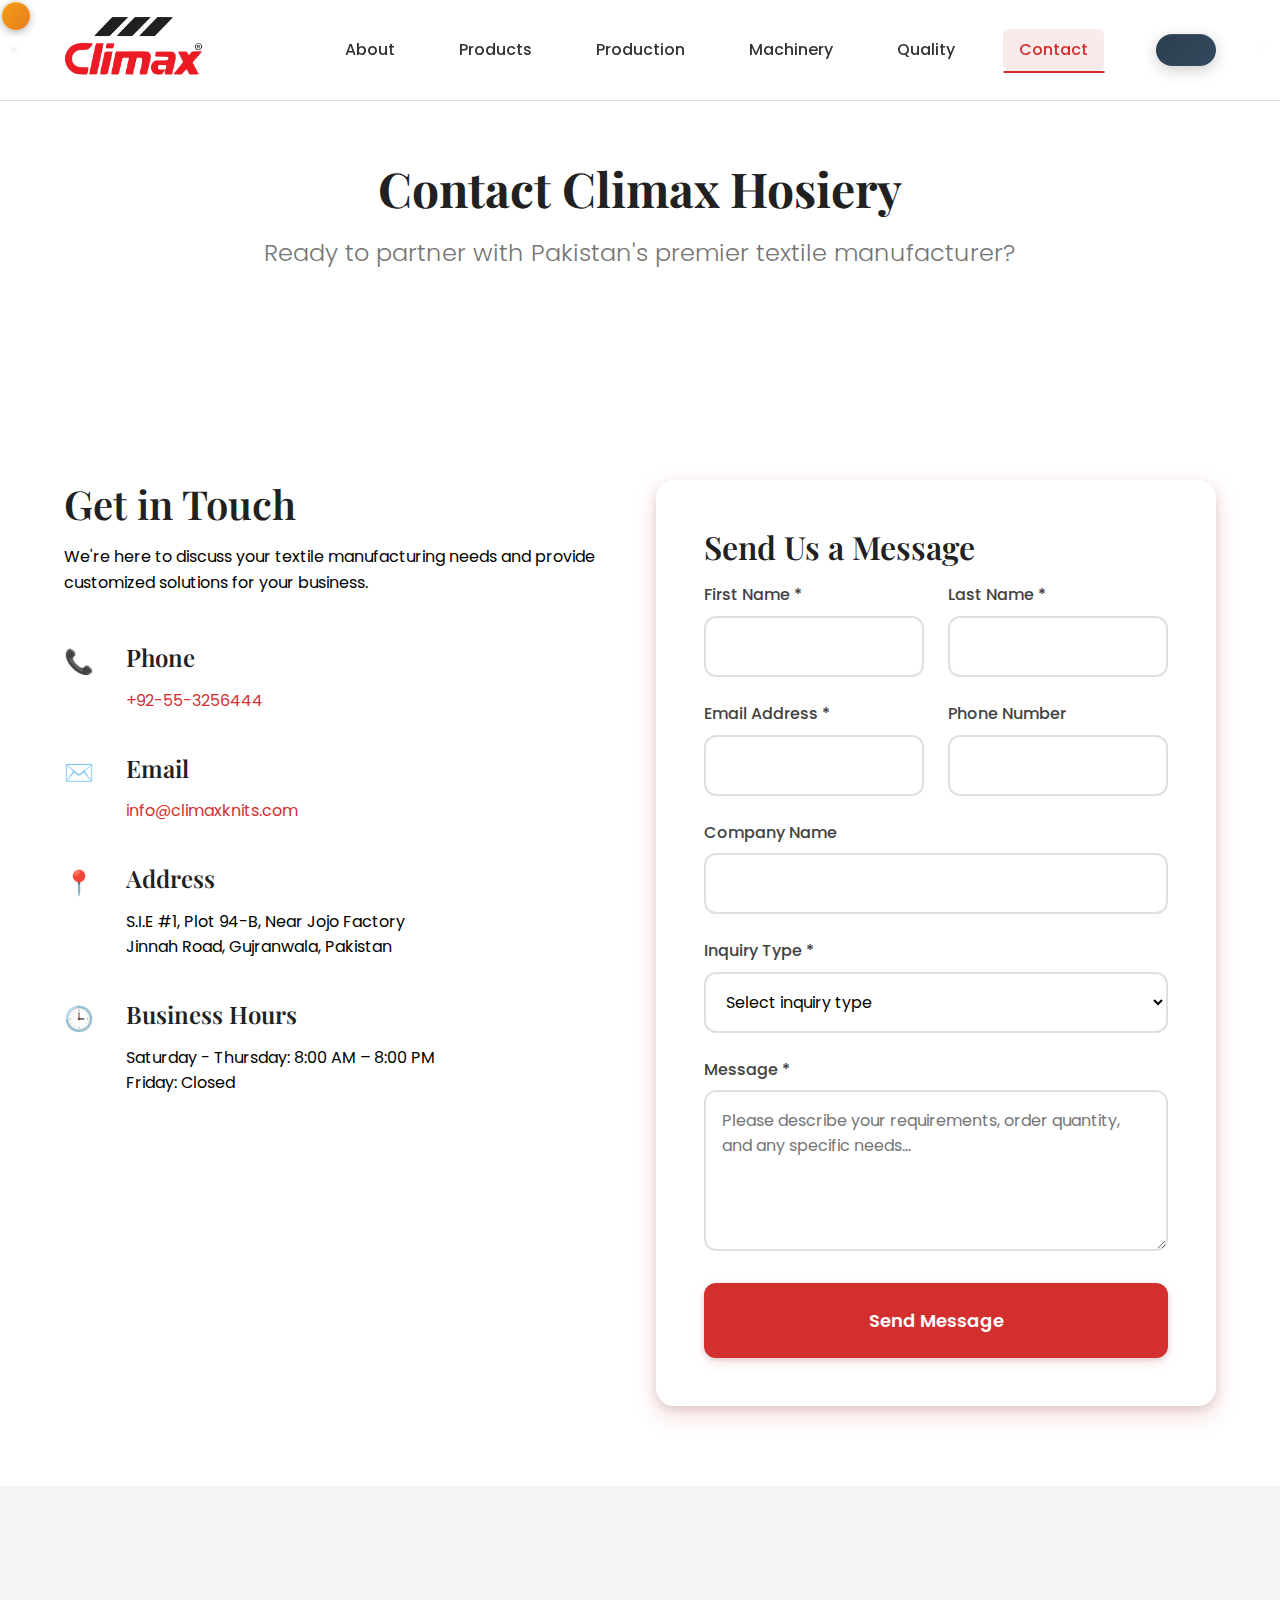
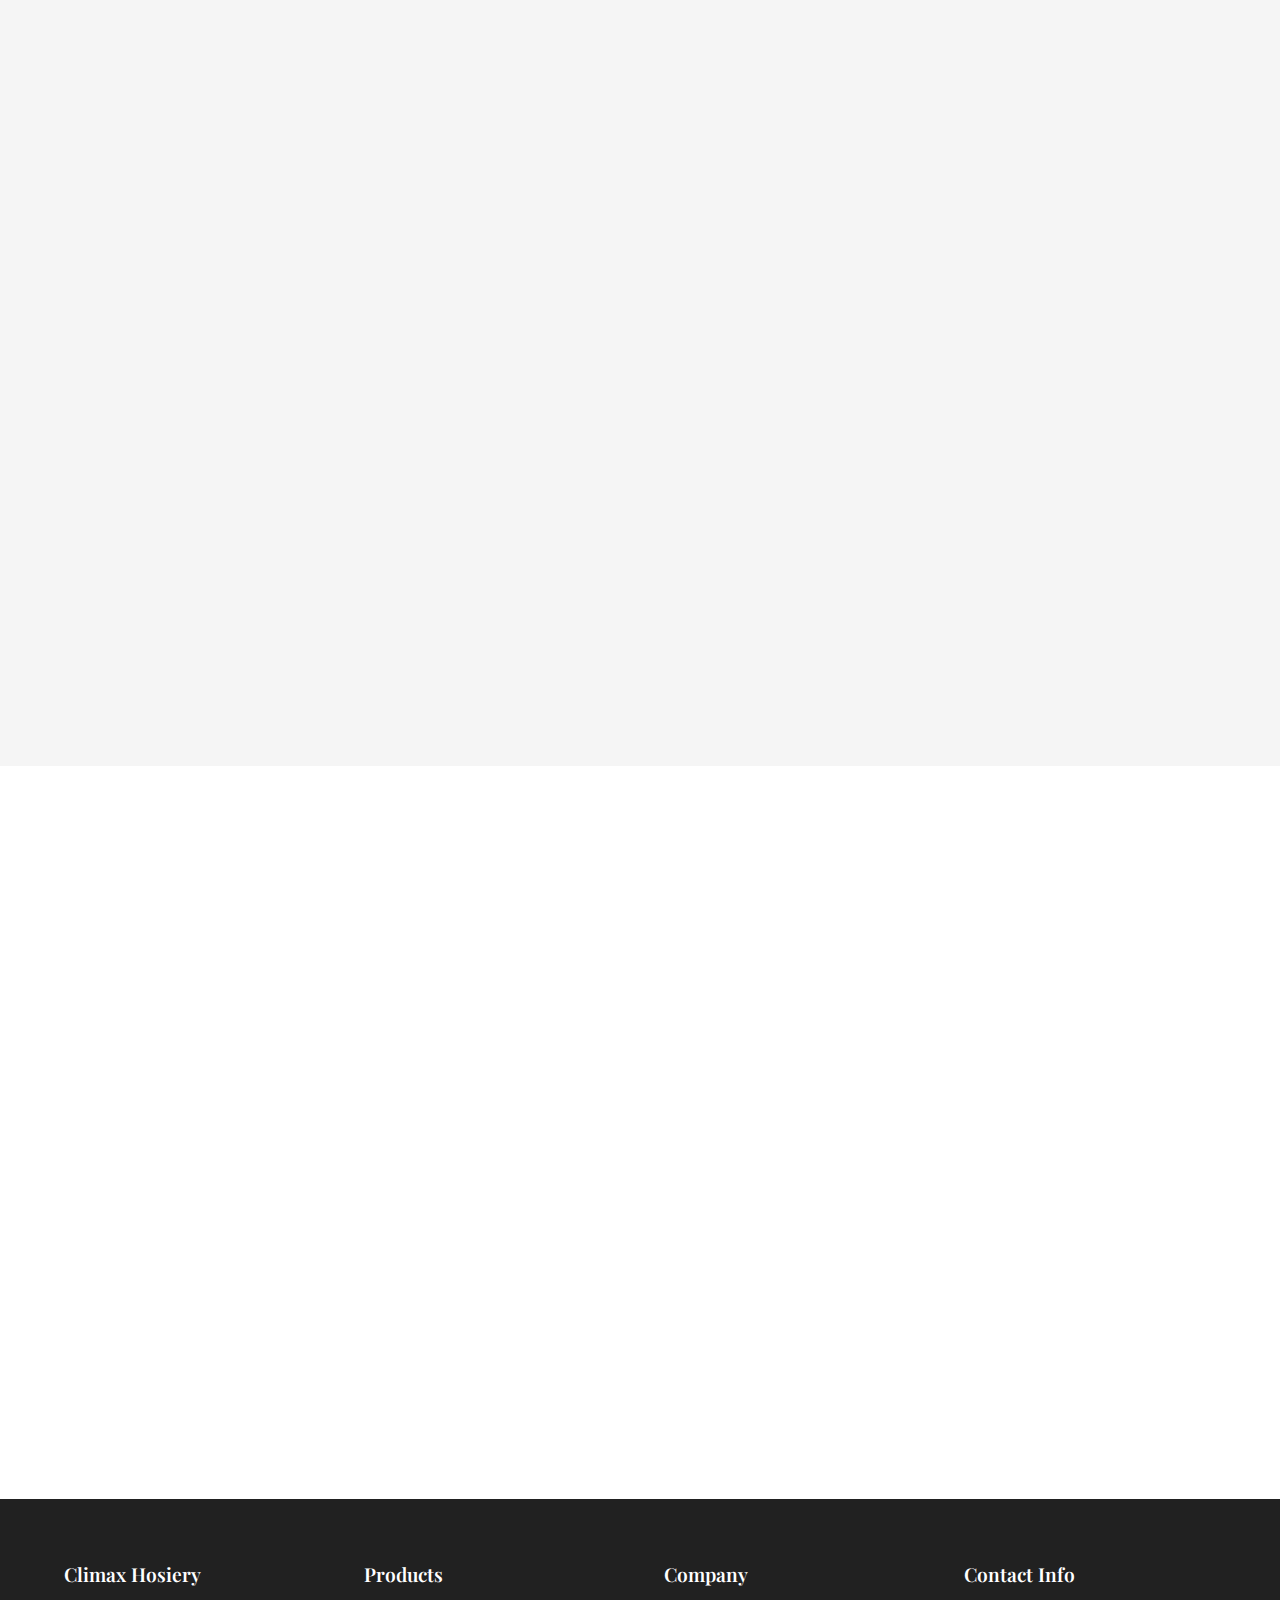
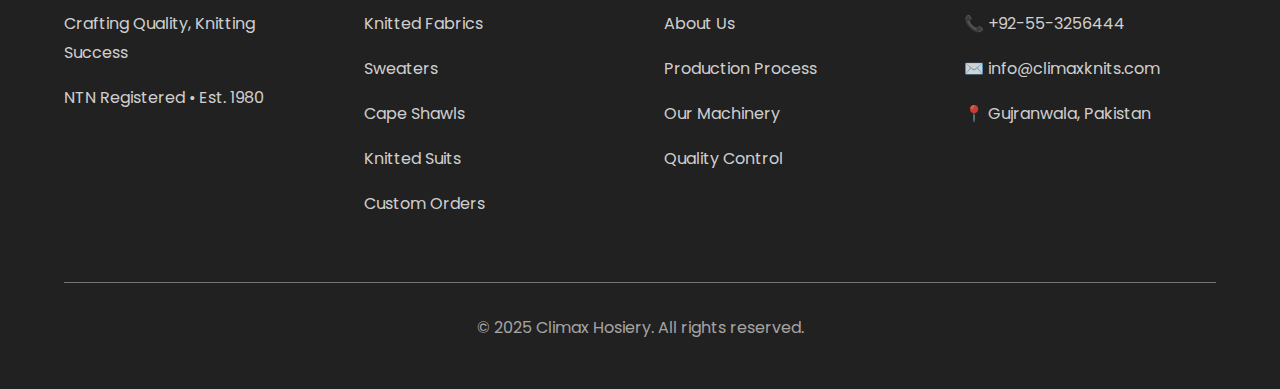
<file: contact.html>
<!DOCTYPE html>
<html lang="en">
<head>
  <meta charset="UTF-8">
  <meta name="viewport" content="width=device-width, initial-scale=1.0">
  <title>Contact Us - Climax Hosiery | Get in Touch for Manufacturing Inquiries</title>
  <meta name="description" content="Contact Climax Hosiery for textile manufacturing inquiries. Located in Gujranwala, Pakistan. Phone: +92-55-3256444 | Email: info@climaxknits.com">
  
  <link rel="stylesheet" href="./css/style.min.css">
  <link rel="stylesheet" href="./css/dark-mode.css">
  <link rel="stylesheet" href="./css/responsive-improvements.css">
  <link rel="icon" href="./assets/images/logo.png" type="image/png">
</head>
<body>
  <header class="header" role="banner">
    <div class="container">
      <div class="header-content">
        <a href="index.html" aria-label="Climax Hosiery Home">
          <img src="./assets/images/logo.png" alt="Climax Hosiery Logo" class="logo">
        </a>
        
        <nav class="nav" role="navigation" aria-label="Main navigation">
          <a href="about.html" class="nav-link">About</a>
          <a href="products.html" class="nav-link">Products</a>
          <a href="production.html" class="nav-link">Production</a>
          <a href="machinery.html" class="nav-link">Machinery</a>
          <a href="quality.html" class="nav-link">Quality</a>
          <a href="contact.html" class="nav-link active">Contact</a>
        </nav>
        
        <button class="mobile-menu-btn" aria-label="Toggle mobile menu" aria-expanded="false">☰</button>
      </div>
    </div>
  </header>

  <main style="padding-top: 80px;">
    <!-- Page Hero -->
    <section class="section" role="banner">
      <div class="container">
        <div class="text-center fade-in">
          <h1>Contact Climax Hosiery</h1>
          <p class="hero-tagline">Ready to partner with Pakistan's premier textile manufacturer?</p>
        </div>
      </div>
    </section>

    <!-- Contact Information -->
    <section class="section" role="region" aria-labelledby="contact-info">
      <div class="container">
        <div class="grid grid-2">
          <div class="slide-in-left">
            <h2 id="contact-info">Get in Touch</h2>
            <p class="mb-6">We're here to discuss your textile manufacturing needs and provide customized solutions for your business.</p>
            
            <div class="space-y-4">
              <div class="flex" style="align-items: flex-start; margin-bottom: var(--spacing-3);">
                <span style="font-size: 1.5rem; margin-right: var(--spacing-2);">📞</span>
                <div>
                  <h4>Phone</h4>
                  <p><a href="tel:+92553256444" style="color: var(--primary-red); text-decoration: none;">+92-55-3256444</a></p>
                </div>
              </div>
              
              <div class="flex" style="align-items: flex-start; margin-bottom: var(--spacing-3);">
                <span style="font-size: 1.5rem; margin-right: var(--spacing-2);">✉️</span>
                <div>
                  <h4>Email</h4>
                  <p><a href="mailto:info@climaxknits.com" style="color: var(--primary-red); text-decoration: none;">info@climaxknits.com</a></p>
                </div>
              </div>
              
              <div class="flex" style="align-items: flex-start; margin-bottom: var(--spacing-3);">
                <span style="font-size: 1.5rem; margin-right: var(--spacing-2);">📍</span>
                <div>
                  <h4>Address</h4>
                  <p>S.I.E #1, Plot 94-B, Near Jojo Factory<br>Jinnah Road, Gujranwala, Pakistan</p>
                </div>
              </div>
              
              <div class="flex" style="align-items: flex-start; margin-bottom: var(--spacing-3);">
                <span style="font-size: 1.5rem; margin-right: var(--spacing-2);">🕒</span>
                <div>
                  <h4>Business Hours</h4>
                  <p>Saturday - Thursday: 8:00 AM – 8:00 PM<br>Friday: Closed</p>
                </div>
              </div>
            </div>
          </div>
          
          <div class="slide-in-right">
            <div class="contact-form">
              <h3>Send Us a Message</h3>
              <form id="contactForm" novalidate>
                <div class="form-row">
                  <div class="form-group">
                    <label for="firstName" class="form-label">First Name *</label>
                    <input type="text" id="firstName" name="firstName" class="form-input" required>
                  </div>
                  <div class="form-group">
                    <label for="lastName" class="form-label">Last Name *</label>
                    <input type="text" id="lastName" name="lastName" class="form-input" required>
                  </div>
                </div>
                
                <div class="form-row">
                  <div class="form-group">
                    <label for="email" class="form-label">Email Address *</label>
                    <input type="email" id="email" name="email" class="form-input" required>
                  </div>
                  <div class="form-group">
                    <label for="phone" class="form-label">Phone Number</label>
                    <input type="tel" id="phone" name="phone" class="form-input">
                  </div>
                </div>
                
                <div class="form-group">
                  <label for="company" class="form-label">Company Name</label>
                  <input type="text" id="company" name="company" class="form-input">
                </div>
                
                <div class="form-group">
                  <label for="inquiryType" class="form-label">Inquiry Type *</label>
                  <select id="inquiryType" name="inquiryType" class="form-select" required>
                    <option value="">Select inquiry type</option>
                    <option value="knitted-fabrics">Knitted Fabrics</option>
                    <option value="sweaters">Sweaters</option>
                    <option value="cape-shawls">Cape Shawls</option>
                    <option value="suits">Knitted Suits</option>
                    <option value="custom-orders">Custom Orders/OEM</option>
                    <option value="general">General Inquiry</option>
                  </select>
                </div>
                
                <div class="form-group">
                  <label for="message" class="form-label">Message *</label>
                  <textarea id="message" name="message" class="form-textarea" rows="5" required placeholder="Please describe your requirements, order quantity, and any specific needs..."></textarea>
                </div>
                
                <button type="submit" class="btn btn-primary btn-large" style="width: 100%;">Send Message</button>
              </form>
            </div>
          </div>
        </div>
      </div>
    </section>

    <!-- Google Map -->
    <section class="section bg-gray" role="region" aria-labelledby="location-title">
      <div class="container">
        <h2 id="location-title" class="section-title fade-in">Our Location</h2>
        <div class="fade-in">
          <div style="position: relative; height: 400px; border-radius: var(--border-radius-lg); overflow: hidden; box-shadow: var(--shadow-lg);">
            <iframe 
              src="https://www.google.com/maps/embed?pb=!1m18!1m12!1m3!1d3405.5234567890123!2d74.1876543!3d32.1234567!2m3!1f0!2f0!3f0!3m2!1i1024!2i768!4f13.1!3m3!1m2!1s0x0%3A0x0!2sGujranwala%2C%20Pakistan!5e0!3m2!1sen!2s!4v1640000000000!5m2!1sen!2s"
              width="100%" 
              height="400" 
              style="border:0;" 
              allowfullscreen="" 
              loading="lazy" 
              referrerpolicy="no-referrer-when-downgrade"
              title="Climax Hosiery Location - Gujranwala, Pakistan">
            </iframe>
          </div>
          
          <div class="text-center mt-6">
            <h4>Visit Our Facility</h4>
            <p>Located in the heart of Gujranwala's industrial zone, our modern manufacturing facility is equipped with state-of-the-art machinery and staffed by skilled professionals.</p>
            <p class="mt-4">
              <strong>Address:</strong> S.I.E #1, Plot 94-B, Near Jojo Factory, Jinnah Road, Gujranwala, Pakistan
            </p>
          </div>
        </div>
      </div>
    </section>

    <!-- Business Policies -->
    <section class="section" role="region" aria-labelledby="policies-title">
      <div class="container">
        <h2 id="policies-title" class="section-title fade-in">Business Policies</h2>
        
        <div class="grid grid-2">
          <div class="card slide-in-left">
            <h4>Sample Policy</h4>
            <div class="mt-4">
              <div style="padding: var(--spacing-3); background: var(--neutral-100); border-radius: var(--border-radius); margin-bottom: var(--spacing-3);">
                <strong>Lead Time:</strong> Approximately 7 working days for sample production
              </div>
              <div style="padding: var(--spacing-3); background: var(--neutral-100); border-radius: var(--border-radius); margin-bottom: var(--spacing-3);">
                <strong>Repeat Clients:</strong> Free samples (shipping charges only)
              </div>
              <div style="padding: var(--spacing-3); background: var(--neutral-100); border-radius: var(--border-radius);">
                <strong>New Clients:</strong> Paid samples, refundable upon order confirmation
              </div>
            </div>
          </div>
          
          <div class="card slide-in-right">
            <h4>Payment Terms</h4>
            <div class="mt-4">
              <div style="padding: var(--spacing-3); background: var(--neutral-100); border-radius: var(--border-radius); margin-bottom: var(--spacing-3);">
                <strong>Deposit:</strong> 50% advance payment required
              </div>
              <div style="padding: var(--spacing-3); background: var(--neutral-100); border-radius: var(--border-radius); margin-bottom: var(--spacing-3);">
                <strong>Balance:</strong> Remaining 50% payable on delivery
              </div>
              <div style="padding: var(--spacing-3); background: var(--neutral-100); border-radius: var(--border-radius);">
                <strong>MOQ:</strong> Negotiable based on product type and complexity
              </div>
            </div>
          </div>
        </div>
      </div>
    </section>
  </main>

  <footer class="footer" role="contentinfo">
    <div class="container">
      <div class="footer-content">
        <div class="footer-section">
          <h4>Climax Hosiery</h4>
          <p>Crafting Quality, Knitting Success</p>
          <p>NTN Registered • Est. 1980</p>
        </div>
        
        <div class="footer-section">
          <h4>Products</h4>
          <p><a href="product-fabrics.html">Knitted Fabrics</a></p>
          <p><a href="product-sweaters.html">Sweaters</a></p>
          <p><a href="product-cape-shawls.html">Cape Shawls</a></p>
          <p><a href="product-suits.html">Knitted Suits</a></p>
          <p><a href="product-custom.html">Custom Orders</a></p>
        </div>
        
        <div class="footer-section">
          <h4>Company</h4>
          <p><a href="about.html">About Us</a></p>
          <p><a href="production.html">Production Process</a></p>
          <p><a href="machinery.html">Our Machinery</a></p>
          <p><a href="quality.html">Quality Control</a></p>
        </div>
        
        <div class="footer-section">
          <h4>Contact Info</h4>
          <p>📞 +92-55-3256444</p>
          <p>✉️ info@climaxknits.com</p>
          <p>📍 Gujranwala, Pakistan</p>
        </div>
      </div>
      
      <div class="footer-bottom">
        <p>&copy; 2025 Climax Hosiery. All rights reserved.</p>
      </div>
    </div>
  </footer>

  <script src="./js/enhanced-main.js"></script>
</body>
</html>
</file>
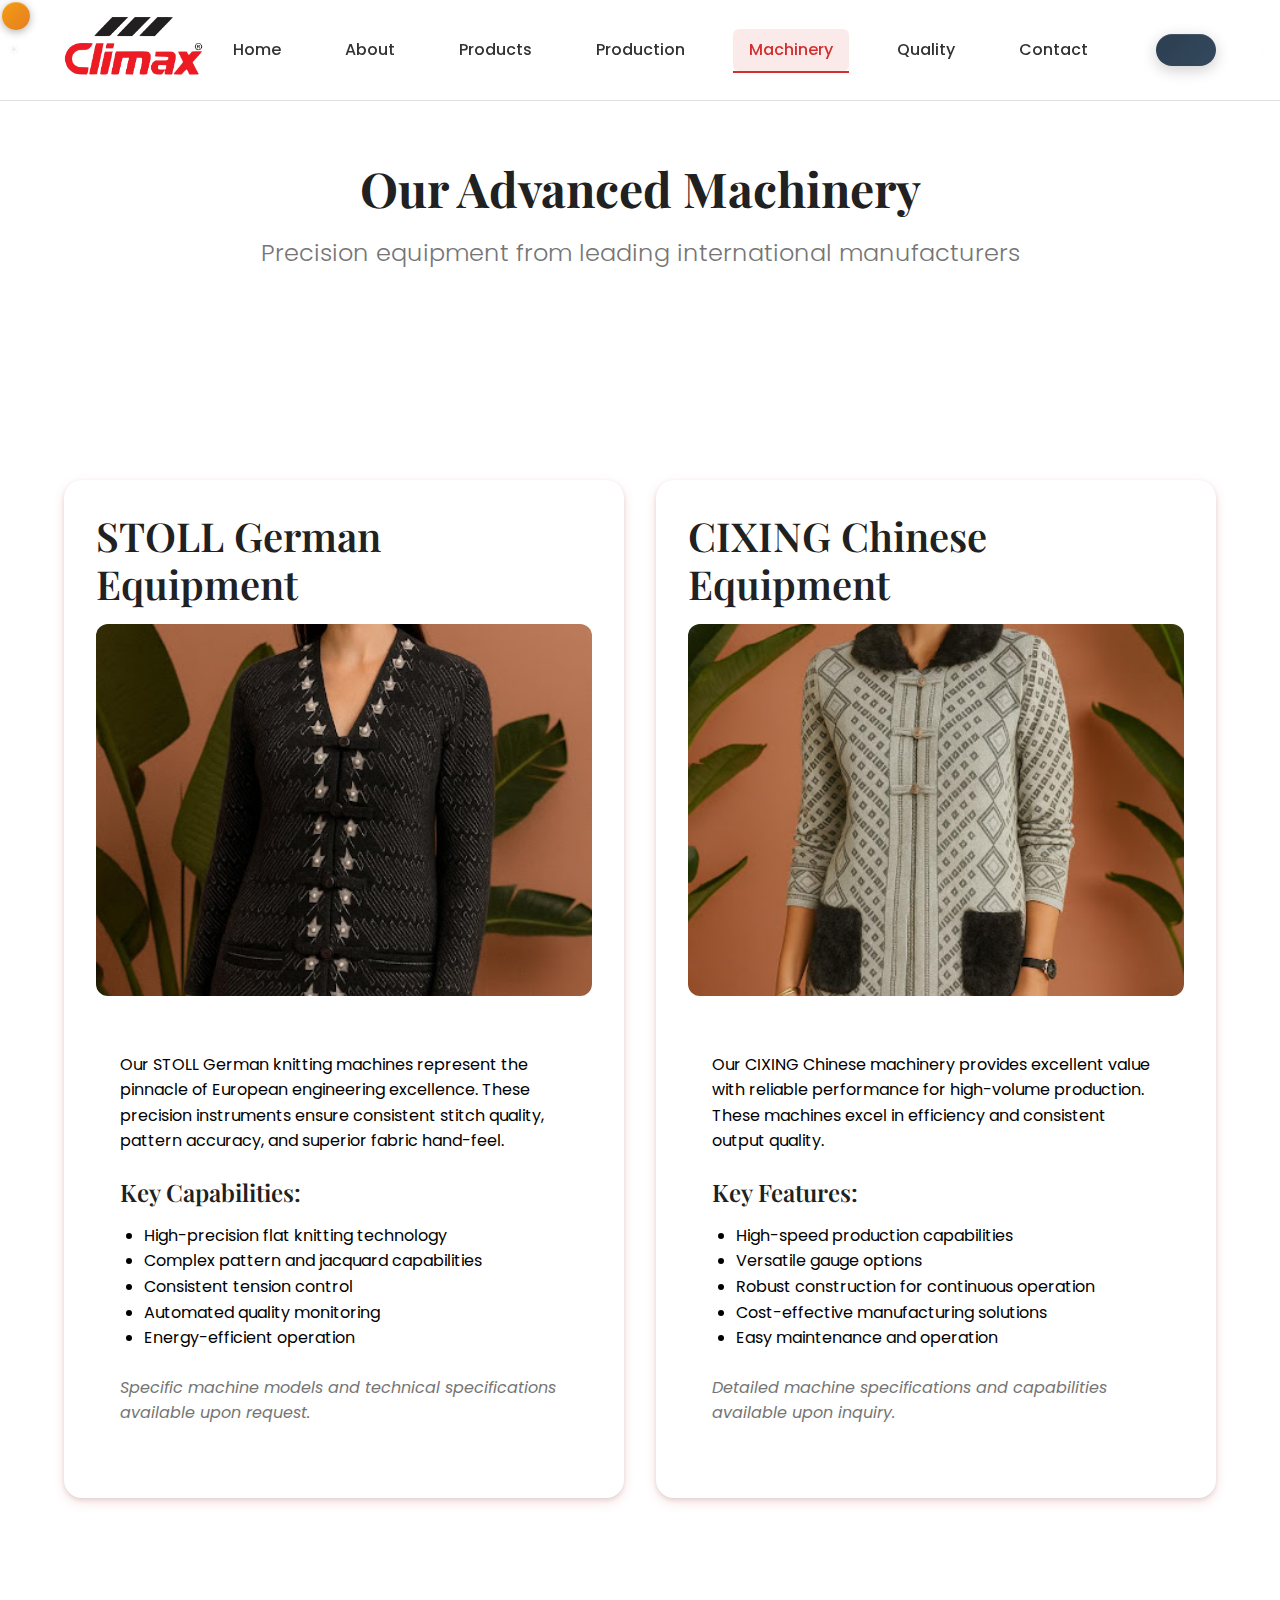
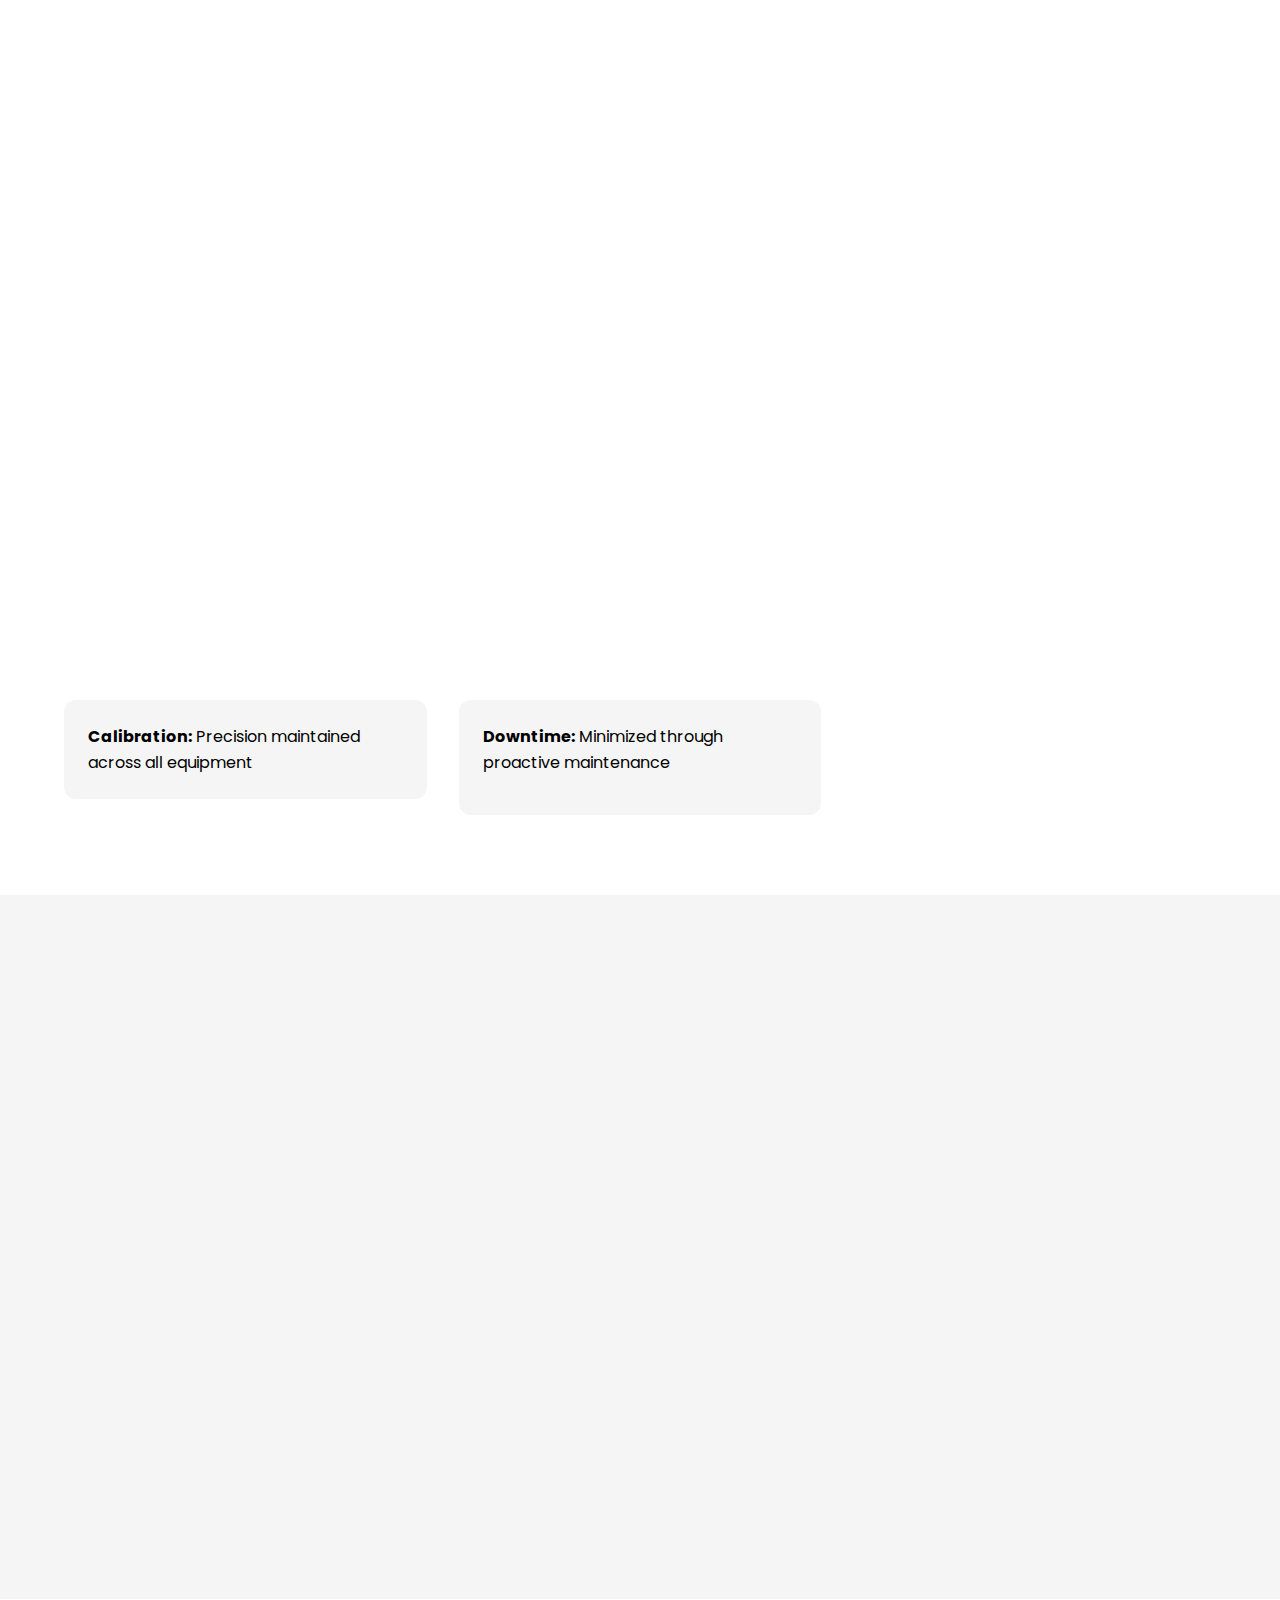
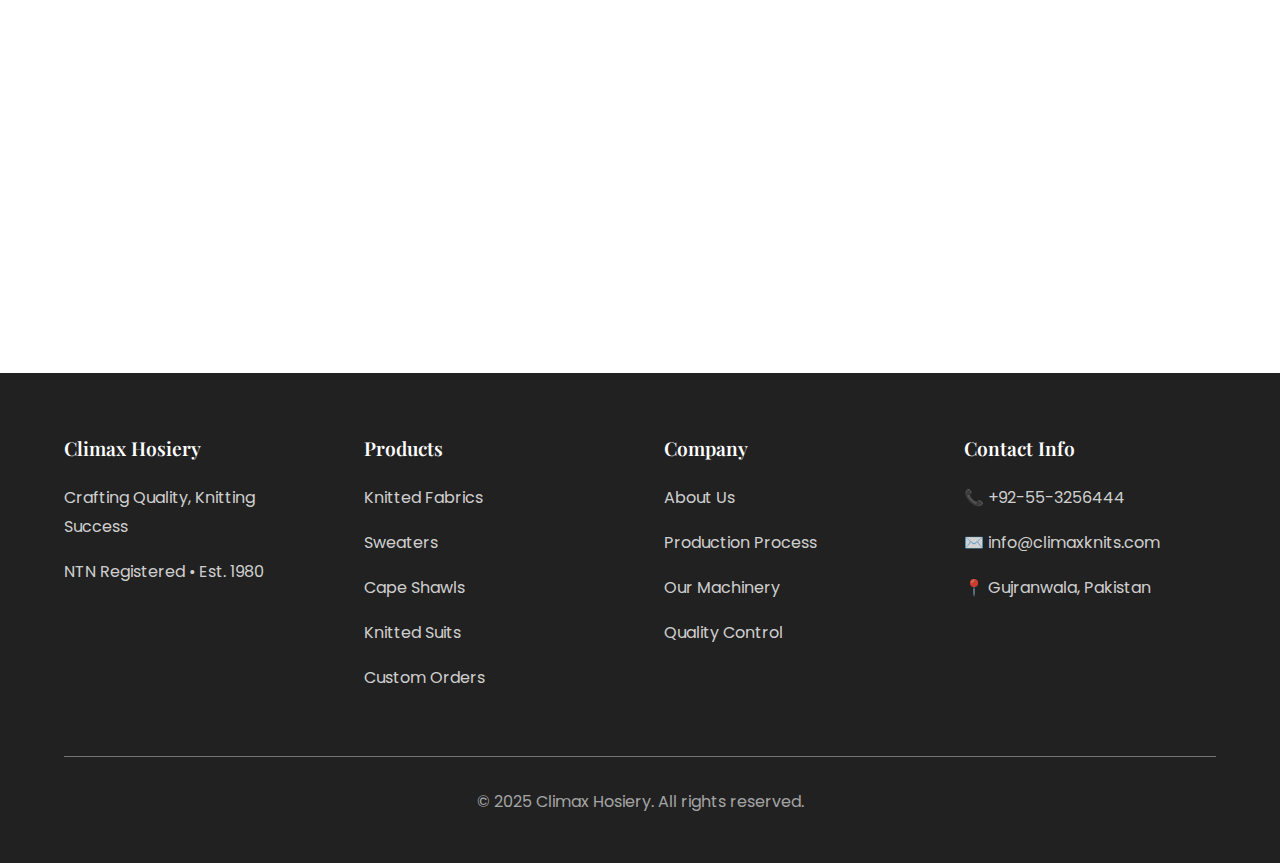
<file: machinery.html>
<!DOCTYPE html>
<html lang="en">
<head>
  <meta charset="UTF-8">
  <meta name="viewport" content="width=device-width, initial-scale=1.0">
  <title>Machinery - Climax Hosiery | STOLL German & CIXING Chinese Equipment</title>
  <meta name="description" content="Advanced knitting machinery including STOLL German and CIXING Chinese equipment ensuring precision manufacturing and consistent quality.">
  
  <link rel="stylesheet" href="./css/style.min.css">
  <link rel="stylesheet" href="./css/dark-mode.css">
  <link rel="stylesheet" href="./css/responsive-improvements.css">
  <link rel="icon" href="./assets/images/logo.png" type="image/png">
</head>
<body>
  <header class="header" role="banner">
    <div class="container">
      <div class="header-content">
        <a href="index.html" aria-label="Climax Hosiery Home">
          <img src="./assets/images/logo.png" alt="Climax Hosiery Logo" class="logo">
        </a>
        
        <nav class="nav" role="navigation" aria-label="Main navigation">
          <a href="index.html" class="nav-link">Home</a>
          <a href="about.html" class="nav-link">About</a>
          <a href="products.html" class="nav-link">Products</a>
          <a href="production.html" class="nav-link">Production</a>
          <a href="machinery.html" class="nav-link active">Machinery</a>
          <a href="quality.html" class="nav-link">Quality</a>
          <a href="contact.html" class="nav-link">Contact</a>
        </nav>
        
        <button class="mobile-menu-btn" aria-label="Toggle mobile menu" aria-expanded="false">☰</button>
      </div>
    </div>
  </header>

  <main style="padding-top: 80px;">
    <!-- Page Hero -->
    <section class="section" role="banner">
      <div class="container">
        <div class="text-center fade-in">
          <h1>Our Advanced Machinery</h1>
          <p class="hero-tagline">Precision equipment from leading international manufacturers</p>
        </div>
      </div>
    </section>

    <!-- Machinery Overview -->
    <section class="section" role="region" aria-labelledby="machinery-overview">
      <div class="container">
        <div class="grid grid-2">
          <div class="card slide-in-left">
            <h2 id="machinery-overview">STOLL German Equipment</h2>
            <img src="./assets/images/product-6.jpg" alt="STOLL German Knitting Machines" class="card-image" loading="lazy">
            <div style="padding: var(--spacing-3);">
              <p>Our STOLL German knitting machines represent the pinnacle of European engineering excellence. These precision instruments ensure consistent stitch quality, pattern accuracy, and superior fabric hand-feel.</p>
              
              <h4 style="margin-top: var(--spacing-3); margin-bottom: var(--spacing-2);">Key Capabilities:</h4>
              <ul style="margin-left: var(--spacing-3); margin-bottom: var(--spacing-3);">
                <li>High-precision flat knitting technology</li>
                <li>Complex pattern and jacquard capabilities</li>
                <li>Consistent tension control</li>
                <li>Automated quality monitoring</li>
                <li>Energy-efficient operation</li>
              </ul>
              
              <!-- TODO: Add specific machine models and technical specs -->
              <p class="text-gray"><em>Specific machine models and technical specifications available upon request.</em></p>
            </div>
          </div>

          <div class="card slide-in-right">
            <h2>CIXING Chinese Equipment</h2>
            <img src="./assets/images/product-7.jpg" alt="CIXING Chinese Knitting Machines" class="card-image" loading="lazy">
            <div style="padding: var(--spacing-3);">
              <p>Our CIXING Chinese machinery provides excellent value with reliable performance for high-volume production. These machines excel in efficiency and consistent output quality.</p>
              
              <h4 style="margin-top: var(--spacing-3); margin-bottom: var(--spacing-2);">Key Features:</h4>
              <ul style="margin-left: var(--spacing-3); margin-bottom: var(--spacing-3);">
                <li>High-speed production capabilities</li>
                <li>Versatile gauge options</li>
                <li>Robust construction for continuous operation</li>
                <li>Cost-effective manufacturing solutions</li>
                <li>Easy maintenance and operation</li>
              </ul>
              
              <!-- TODO: Add specific machine models and technical specs -->
              <p class="text-gray"><em>Detailed machine specifications and capabilities available upon inquiry.</em></p>
            </div>
          </div>
        </div>
      </div>
    </section>

    <!-- Technical Capabilities -->
    <section class="section" role="region" aria-labelledby="capabilities-title">
      <div class="container">
        <h2 id="capabilities-title" class="section-title fade-in">Technical Capabilities</h2>
        
        <div class="grid grid-3">
          <div class="card fade-in">
            <h4>Knitting Specifications</h4>
            <div class="mt-4">
              <!-- TODO: Add actual gauge specifications -->
              <div style="padding: var(--spacing-3); background: var(--neutral-100); border-radius: var(--border-radius); margin-bottom: var(--spacing-2);">
                <strong>Gauge Options:</strong> 3-14 gauge (fine to coarse knitting)
              </div>
              <div style="padding: var(--spacing-3); background: var(--neutral-100); border-radius: var(--border-radius); margin-bottom: var(--spacing-2);">
                <strong>Yarn Compatibility:</strong> 2/30, 2/32, imported varieties
              </div>
              <div style="padding: var(--spacing-3); background: var(--neutral-100); border-radius: var(--border-radius);">
                <strong>Pattern Complexity:</strong> Simple to intricate designs
              </div>
            </div>
          </div>

          <div class="card fade-in">
            <h4>Production Features</h4>
            <div class="mt-4">
              <div style="padding: var(--spacing-3); background: var(--neutral-100); border-radius: var(--border-radius); margin-bottom: var(--spacing-2);">
                <strong>Automation Level:</strong> Semi to fully automated processes
              </div>
              <div style="padding: var(--spacing-3); background: var(--neutral-100); border-radius: var(--border-radius); margin-bottom: var(--spacing-2);">
                <strong>Quality Monitoring:</strong> Real-time inspection systems
              </div>
              <div style="padding: var(--spacing-3); background: var(--neutral-100); border-radius: var(--border-radius);">
                <strong>Efficiency:</strong> Optimized for high-volume production
              </div>
            </div>
          </div>

          <div class="card fade-in">
            <h4>Maintenance Standards</h4>
              <h5 style="margin-top: var(--spacing-2); margin-bottom: var(--spacing-1);">Technical Specifications:</h5>
              <p class="text-gray"><em>Flatbed knitting machines with multi-gauge capability, electronic patterning, and automatic tension control. Multi-gauge options for versatile production requirements.</em></p>
                <strong>Preventive Care:</strong> Regular maintenance schedules
              </div>
              <div style="padding: var(--spacing-3); background: var(--neutral-100); border-radius: var(--border-radius); margin-bottom: var(--spacing-2);">
                <strong>Calibration:</strong> Precision maintained across all equipment
              </div>
              <div style="padding: var(--spacing-3); background: var(--neutral-100); border-radius: var(--border-radius);">
                <strong>Downtime:</strong> Minimized through proactive maintenance
              </div>
            </div>
          </div>
        </div>
      </div>
    </section>

    <!-- Equipment Gallery -->
    <section class="section bg-gray" role="region" aria-labelledby="gallery-title">
      <div class="container">
        <h2 id="gallery-title" class="section-title fade-in">Equipment Gallery</h2>
        <p class="text-center fade-in mb-6">Visual showcase of our manufacturing equipment and capabilities</p>
        
        <!-- TODO: Replace with actual machinery photos -->
        <div class="gallery fade-in">
          <div class="gallery-item">
            <img src="./assets/images/product-8.jpg" alt="Knitting Machine Operation" loading="lazy">
          </div>
          <div class="gallery-item">
              <h5 style="margin-top: var(--spacing-2); margin-bottom: var(--spacing-1);">Technical Specifications:</h5>
              <p class="text-gray"><em>Computerized flatbed machines optimized for high-volume production. Programmable stitch control with gauge range 7-12 for consistent quality output.</em></p>
          <div class="gallery-item">
            <img src="./assets/images/product-2.jpg" alt="Steam Pressing Equipment" loading="lazy">
          </div>
          <div class="gallery-item">
            <img src="./assets/images/product-3.jpg" alt="Cutting Table Setup" loading="lazy">
          </div>
        </div>
        
        <p class="text-center mt-6 text-gray"><em>Note: Actual factory and machinery photos to be updated</em></p>
      </div>
    </section>

    <!-- Call to Action -->
    <section class="section" role="region" aria-labelledby="cta-title">
      <div class="container text-center">
        <h2 id="cta-title" class="fade-in">Experience Our Manufacturing Excellence</h2>
        <p class="fade-in mb-6">Partner with us for your next textile project</p>
        <div class="flex justify-center fade-in">
          <a href="contact.html" class="btn btn-primary btn-large">Contact Us Today</a>
        </div>
      </div>
    </section>
  </main>

  <footer class="footer" role="contentinfo">
    <div class="container">
      <div class="footer-content">
        <div class="footer-section">
          <h4>Climax Hosiery</h4>
          <p>Crafting Quality, Knitting Success</p>
          <p>NTN Registered • Est. 1980</p>
        </div>
        
        <div class="footer-section">
          <h4>Products</h4>
          <p><a href="product-fabrics.html">Knitted Fabrics</a></p>
          <p><a href="product-sweaters.html">Sweaters</a></p>
          <p><a href="product-cape-shawls.html">Cape Shawls</a></p>
          <p><a href="product-suits.html">Knitted Suits</a></p>
          <p><a href="product-custom.html">Custom Orders</a></p>
        </div>
        
        <div class="footer-section">
          <h4>Company</h4>
          <p><a href="about.html">About Us</a></p>
          <p><a href="production.html">Production Process</a></p>
          <p><a href="machinery.html">Our Machinery</a></p>
          <p><a href="quality.html">Quality Control</a></p>
        </div>
        
        <div class="footer-section">
          <h4>Contact Info</h4>
          <p>📞 +92-55-3256444</p>
          <p>✉️ info@climaxknits.com</p>
          <p>📍 Gujranwala, Pakistan</p>
        </div>
      </div>
      
      <div class="footer-bottom">
        <p>&copy; 2025 Climax Hosiery. All rights reserved.</p>
      </div>
    </div>
  </footer>

  <script src="./js/enhanced-main.js"></script>
</body>
</html>
</file>
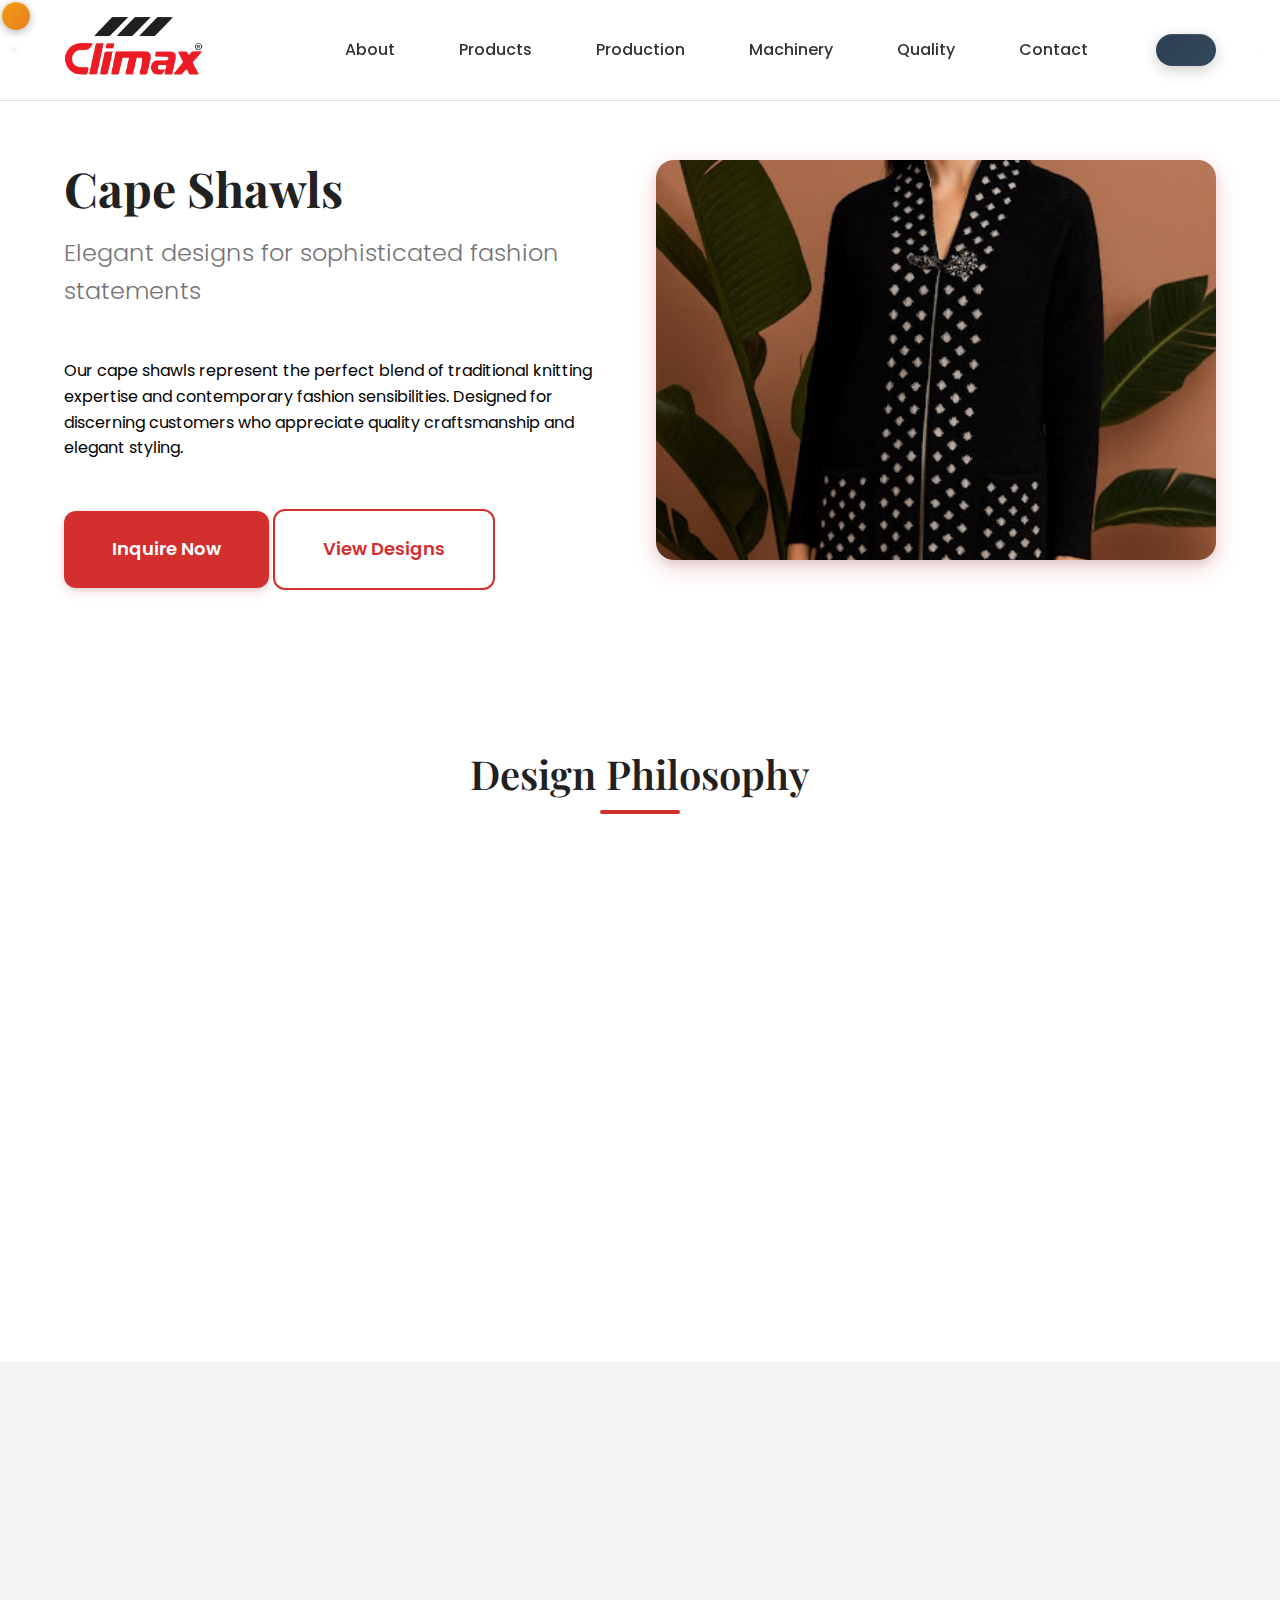
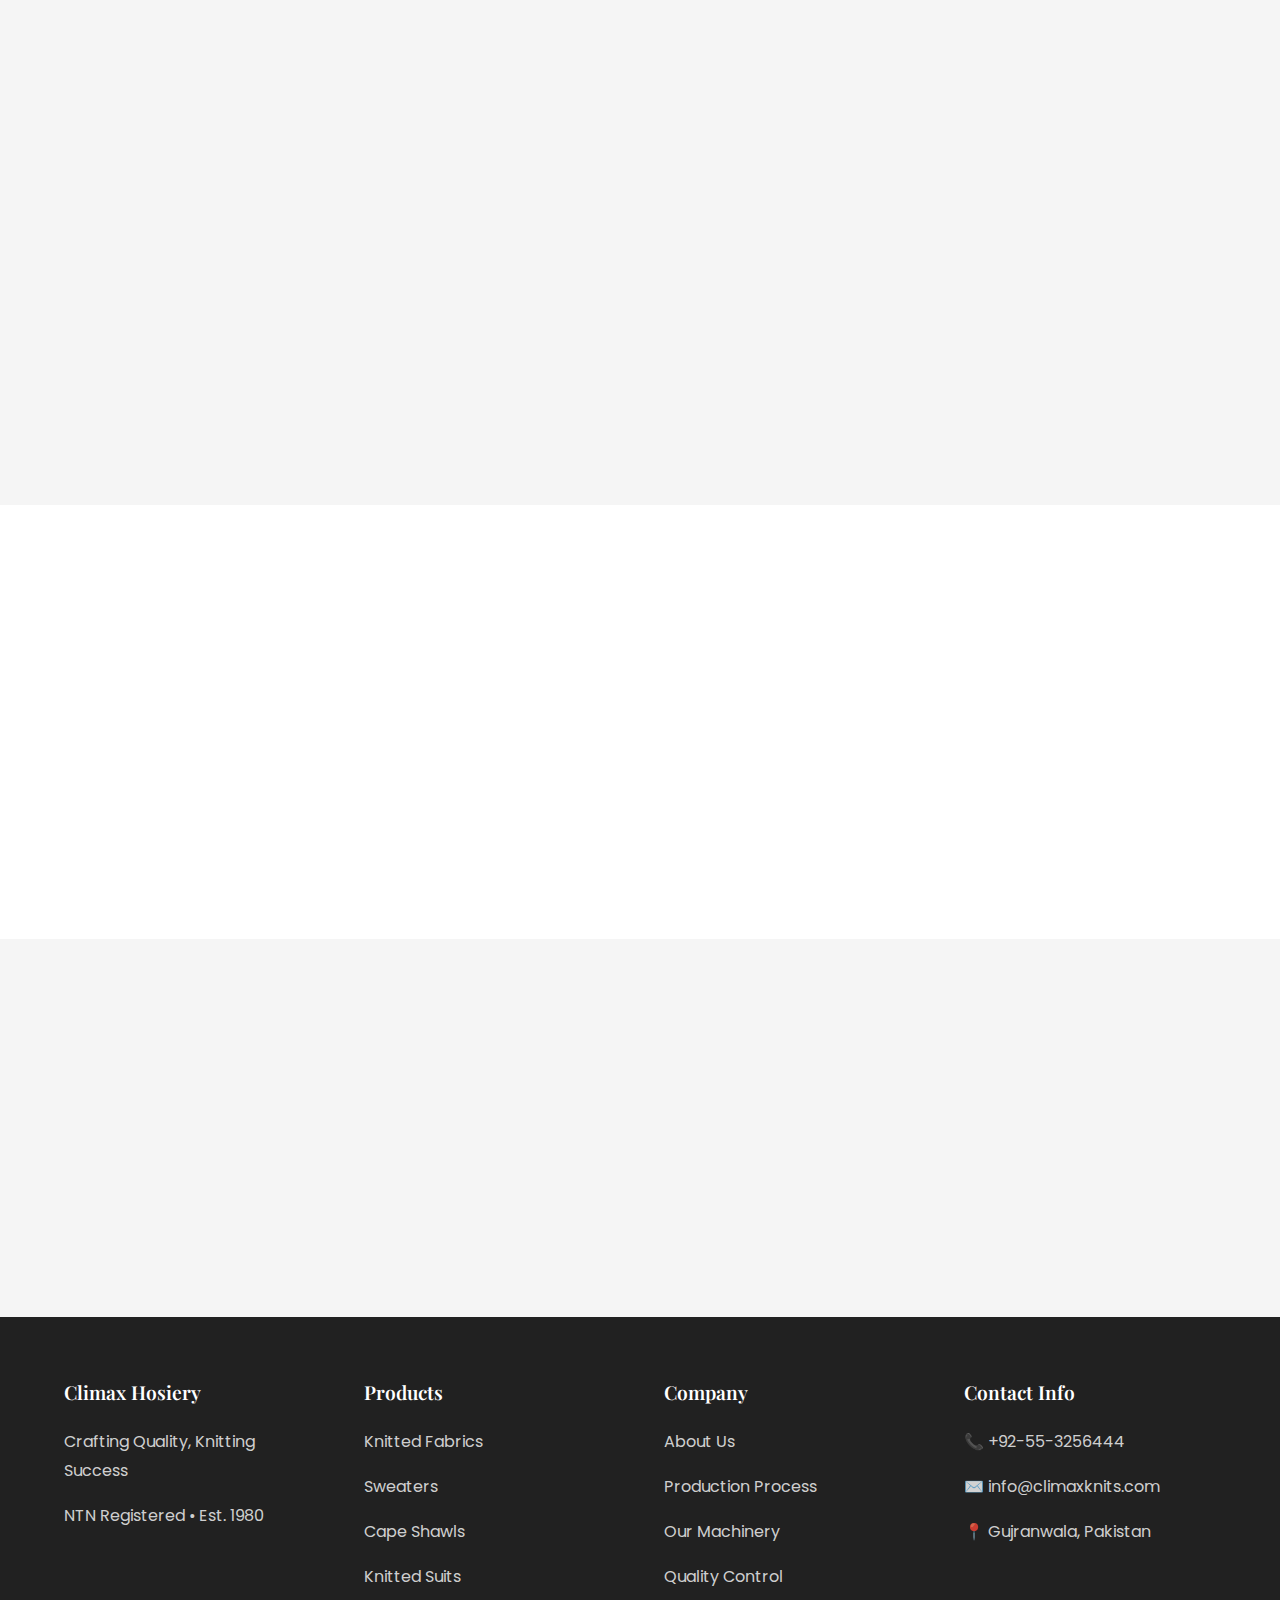
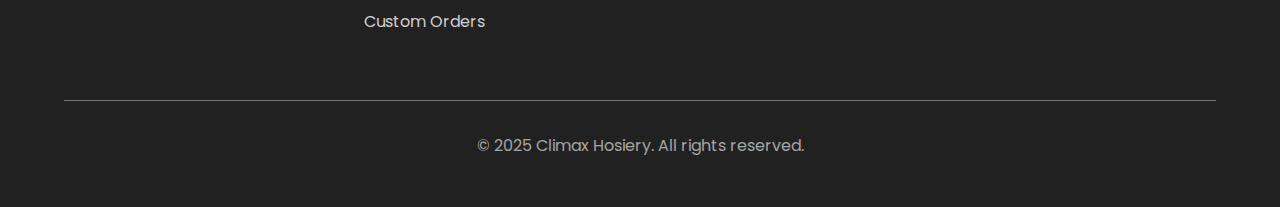
<file: product-cape-shawls.html>
<!DOCTYPE html>
<html lang="en">
<head>
  <meta charset="UTF-8">
  <meta name="viewport" content="width=device-width, initial-scale=1.0">
  <title>Cape Shawls - Climax Hosiery | Elegant Fashion-Forward Designs</title>
  <meta name="description" content="Elegant cape shawls with sophisticated styling and exceptional knit quality. Fashion-forward designs for luxury market segments.">
  
  <link rel="stylesheet" href="./css/style.min.css">
  <link rel="stylesheet" href="./css/dark-mode.css">
  <link rel="stylesheet" href="./css/responsive-improvements.css">
  <link rel="icon" href="./assets/images/logo.png" type="image/png">
</head>
<body>
  <header class="header" role="banner">
    <div class="container">
      <div class="header-content">
        <a href="index.html" aria-label="Climax Hosiery Home">
          <img src="./assets/images/logo.png" alt="Climax Hosiery Logo" class="logo">
        </a>
        
        <nav class="nav" role="navigation" aria-label="Main navigation">
          <a href="about.html" class="nav-link">About</a>
          <a href="products.html" class="nav-link">Products</a>
          <a href="production.html" class="nav-link">Production</a>
          <a href="machinery.html" class="nav-link">Machinery</a>
          <a href="quality.html" class="nav-link">Quality</a>
          <a href="contact.html" class="nav-link">Contact</a>
        </nav>
        
        <button class="mobile-menu-btn" aria-label="Toggle mobile menu" aria-expanded="false">☰</button>
      </div>
    </div>
  </header>

  <main style="padding-top: 80px;">
    <!-- Product Hero -->
    <section class="section" role="banner">
      <div class="container">
        <div class="grid grid-2">
          <div class="slide-in-left">
            <h1>Cape Shawls</h1>
            <p class="hero-tagline">Elegant designs for sophisticated fashion statements</p>
            <p>Our cape shawls represent the perfect blend of traditional knitting expertise and contemporary fashion sensibilities. Designed for discerning customers who appreciate quality craftsmanship and elegant styling.</p>
            
            <div class="mt-6">
              <a href="contact.html" class="btn btn-primary btn-large">Inquire Now</a>
              <a href="#designs" class="btn btn-outline btn-large ml-4">View Designs</a>
            </div>
          </div>
          
          <div class="slide-in-right">
            <img src="./assets/images/product-3.jpg" alt="Elegant Cape Shawl Collection" style="width: 100%; height: 400px; object-fit: cover; border-radius: var(--border-radius-lg); box-shadow: var(--shadow-lg);">
          </div>
        </div>
      </div>
    </section>

    <!-- Design Philosophy -->
    <section class="section" role="region" aria-labelledby="philosophy-title">
      <div class="container">
        <h2 id="philosophy-title" class="section-title fade-in">Design Philosophy</h2>
        
        <div class="grid grid-2">
          <div class="card slide-in-left">
            <h4>Fashion-Forward Approach</h4>
            <p>Our cape shawl designs reflect current fashion trends while maintaining timeless elegance. We study international fashion weeks and market preferences to create pieces that resonate with modern consumers.</p>
            
            <h5 style="margin-top: var(--spacing-3); margin-bottom: var(--spacing-2);">Design Elements:</h5>
            <ul style="margin-left: var(--spacing-3);">
              <li>Contemporary silhouettes and proportions</li>
              <li>Sophisticated color palettes</li>
              <li>Texture and pattern variations</li>
              <li>Versatile styling options</li>
              <li>Season-appropriate designs</li>
            </ul>
          </div>
          
          <div class="card slide-in-right">
            <h4>Quality Craftsmanship</h4>
            <p>Every cape shawl undergoes meticulous construction processes ensuring luxury feel and lasting quality. Our skilled artisans bring decades of experience to each piece.</p>
            
            <h5 style="margin-top: var(--spacing-3); margin-bottom: var(--spacing-2);">Craftsmanship Features:</h5>
            <ul style="margin-left: var(--spacing-3);">
              <li>Hand-finished details and edges</li>
              <li>Precise pattern matching</li>
              <li>Superior draping characteristics</li>
              <li>Durable construction techniques</li>
              <li>Premium yarn selection</li>
            </ul>
          </div>
        </div>
      </div>
    </section>

    <!-- Cape Shawl Specifications -->
    <section class="section bg-gray" role="region" aria-labelledby="shawl-specs-title">
      <div class="container">
        <h2 id="shawl-specs-title" class="section-title fade-in">Technical Specifications</h2>
        
        <div class="grid grid-3">
          <div class="card fade-in">
            <h4>Dimensions & Sizing</h4>
            <div class="mt-4">
              <div style="padding: var(--spacing-3); background: var(--neutral-100); border-radius: var(--border-radius); margin-bottom: var(--spacing-2);">
                <strong>Standard Length:</strong> 72-80 inches
              </div>
              <div style="padding: var(--spacing-3); background: var(--neutral-100); border-radius: var(--border-radius); margin-bottom: var(--spacing-2);">
                <strong>Width Options:</strong> 24-32 inches
              </div>
              <div style="padding: var(--spacing-3); background: var(--neutral-100); border-radius: var(--border-radius);">
                <strong>Custom Sizes:</strong> Available per requirement
              </div>
            </div>
          </div>

          <div class="card fade-in">
            <h4>Material Options</h4>
            <div class="mt-4">
              <div style="padding: var(--spacing-3); background: var(--neutral-100); border-radius: var(--border-radius); margin-bottom: var(--spacing-2);">
                <strong>Pure Acrylic:</strong> 100% soft acrylic (standard)
              </div>
              <div style="padding: var(--spacing-3); background: var(--neutral-100); border-radius: var(--border-radius); margin-bottom: var(--spacing-2);">
                <strong>Premium Blend:</strong> 90% Acrylic, 10% Wool (optional)
              </div>
              <div style="padding: var(--spacing-3); background: var(--neutral-100); border-radius: var(--border-radius);">
                <strong>Specialty Fibers:</strong> Available on request
              </div>
            </div>
          </div>

          <div class="card fade-in">
            <h4>Styling Features</h4>
            <div class="mt-4">
              <div style="padding: var(--spacing-3); background: var(--neutral-100); border-radius: var(--border-radius); margin-bottom: var(--spacing-2);">
                <strong>Neckline Options:</strong> Multiple styles
              </div>
              <div style="padding: var(--spacing-3); background: var(--neutral-100); border-radius: var(--border-radius); margin-bottom: var(--spacing-2);">
                <strong>Closure Types:</strong> Various fastening options
              </div>
              <div style="padding: var(--spacing-3); background: var(--neutral-100); border-radius: var(--border-radius);">
                <strong>Decorative Elements:</strong> Available per design
              </div>
            </div>
          </div>
        </div>
      </div>
    </section>

    <!-- Design Gallery -->
    <section id="designs" class="section" role="region" aria-labelledby="designs-title">
      <div class="container">
        <h2 id="designs-title" class="section-title fade-in">Design Showcase</h2>
        
        <div class="gallery fade-in">
          <div class="gallery-item">
            <img src="./assets/images/product-3.jpg" alt="Classic Cape Design" loading="lazy">
          </div>
          <div class="gallery-item">
            <img src="./assets/images/product-5.jpg" alt="Modern Shawl Style" loading="lazy">
          </div>
          <div class="gallery-item">
            <img src="./assets/images/product-7.jpg" alt="Luxury Cape Shawl" loading="lazy">
          </div>
          <div class="gallery-item">
            <img src="./assets/images/product-8.jpg" alt="Seasonal Collection" loading="lazy">
          </div>
          <div class="gallery-item">
            <img src="./assets/images/product-1.jpg" alt="Textural Details" loading="lazy">
          </div>
          <div class="gallery-item">
            <img src="./assets/images/product-2.jpg" alt="Color Variations" loading="lazy">
          </div>
        </div>
      </div>
    </section>

    <!-- Call to Action -->
    <section class="section bg-gray" role="region" aria-labelledby="cta-title">
      <div class="container text-center">
        <h2 id="cta-title" class="fade-in">Create Your Cape Shawl Collection</h2>
        <p class="fade-in mb-6">Partner with us to develop elegant cape shawls for your fashion line</p>
        <div class="flex justify-center fade-in">
          <a href="contact.html" class="btn btn-primary btn-large">Start Your Order</a>
          <a href="products.html" class="btn btn-outline btn-large ml-4">Explore More</a>
        </div>
      </div>
    </section>
  </main>

  <footer class="footer" role="contentinfo">
    <div class="container">
      <div class="footer-content">
        <div class="footer-section">
          <h4>Climax Hosiery</h4>
          <p>Crafting Quality, Knitting Success</p>
          <p>NTN Registered • Est. 1980</p>
        </div>
        
        <div class="footer-section">
          <h4>Products</h4>
          <p><a href="product-fabrics.html">Knitted Fabrics</a></p>
          <p><a href="product-sweaters.html">Sweaters</a></p>
          <p><a href="product-cape-shawls.html">Cape Shawls</a></p>
          <p><a href="product-suits.html">Knitted Suits</a></p>
          <p><a href="product-custom.html">Custom Orders</a></p>
        </div>
        
        <div class="footer-section">
          <h4>Company</h4>
          <p><a href="about.html">About Us</a></p>
          <p><a href="production.html">Production Process</a></p>
          <p><a href="machinery.html">Our Machinery</a></p>
          <p><a href="quality.html">Quality Control</a></p>
        </div>
        
        <div class="footer-section">
          <h4>Contact Info</h4>
          <p>📞 +92-55-3256444</p>
          <p>✉️ info@climaxknits.com</p>
          <p>📍 Gujranwala, Pakistan</p>
        </div>
      </div>
      
      <div class="footer-bottom">
        <p>&copy; 2025 Climax Hosiery. All rights reserved.</p>
      </div>
    </div>
  </footer>

  <script src="./js/enhanced-main.js"></script>
</body>
</html>
</file>
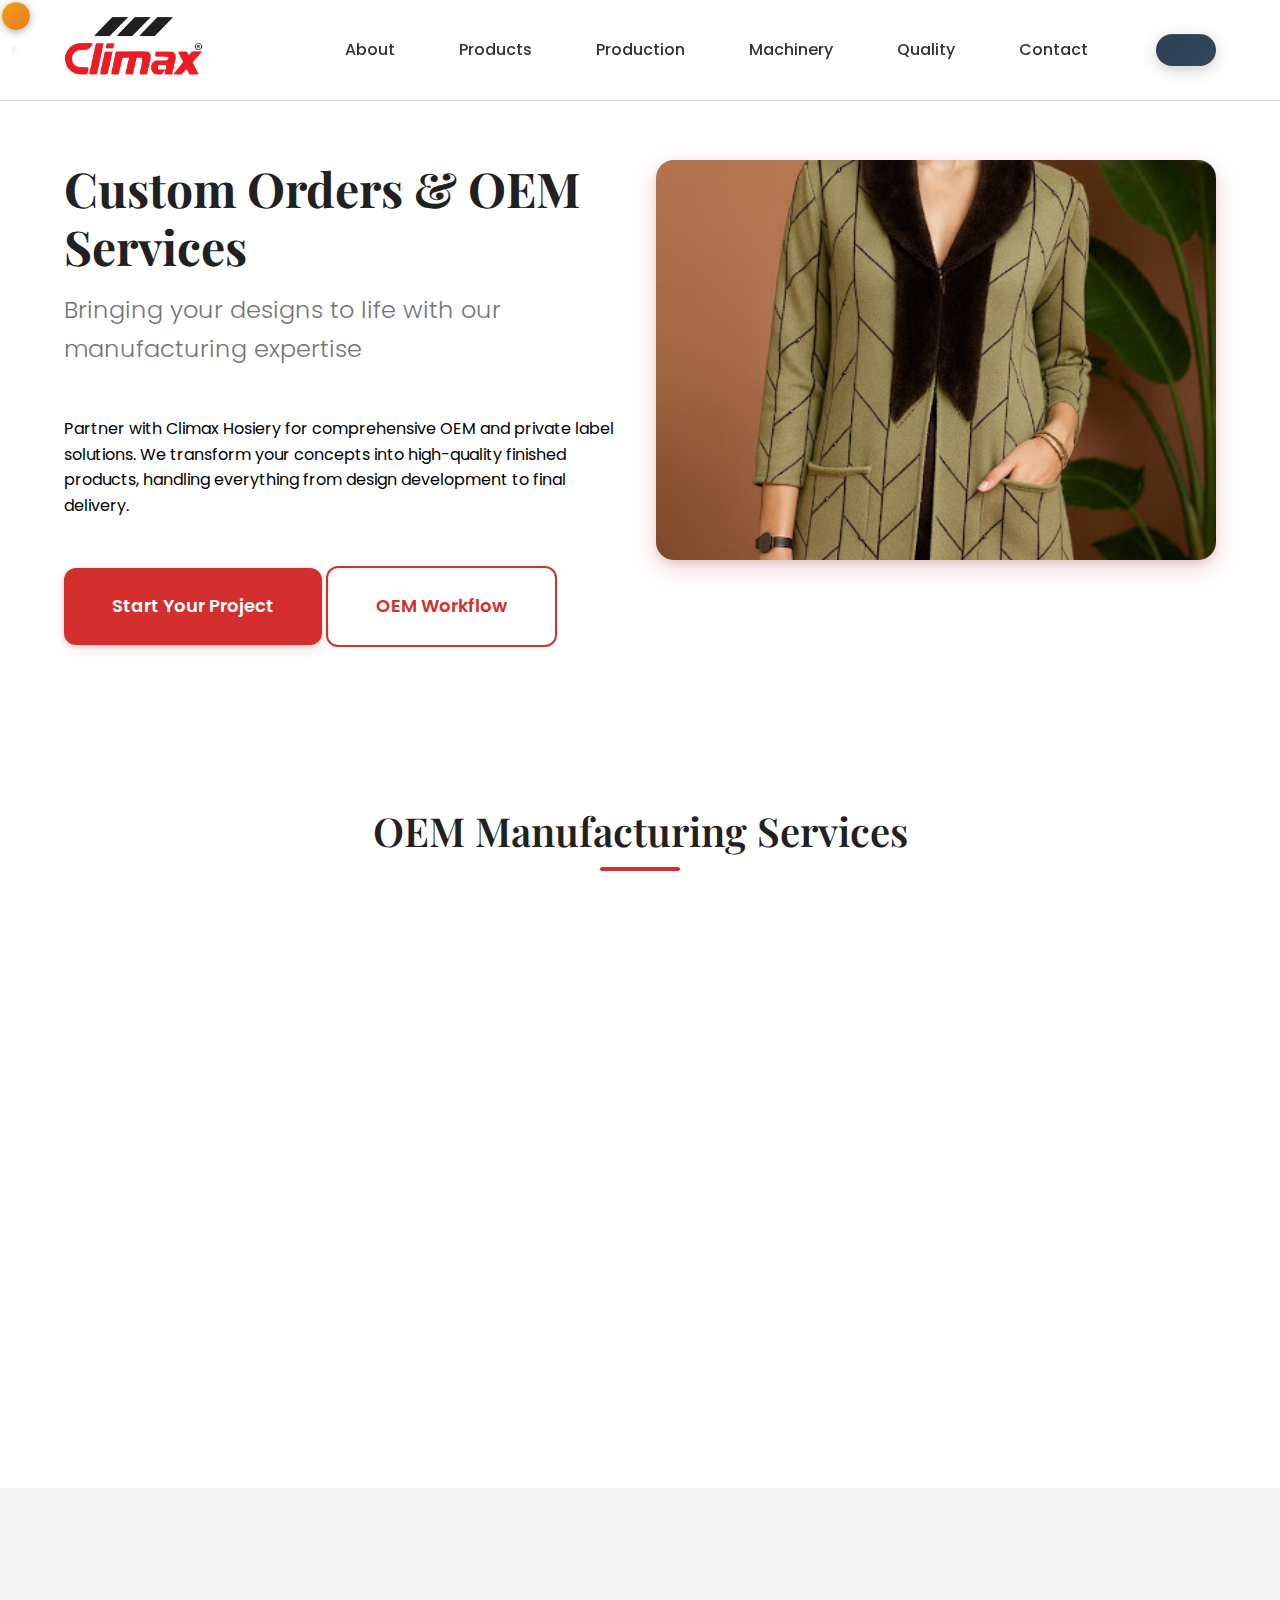
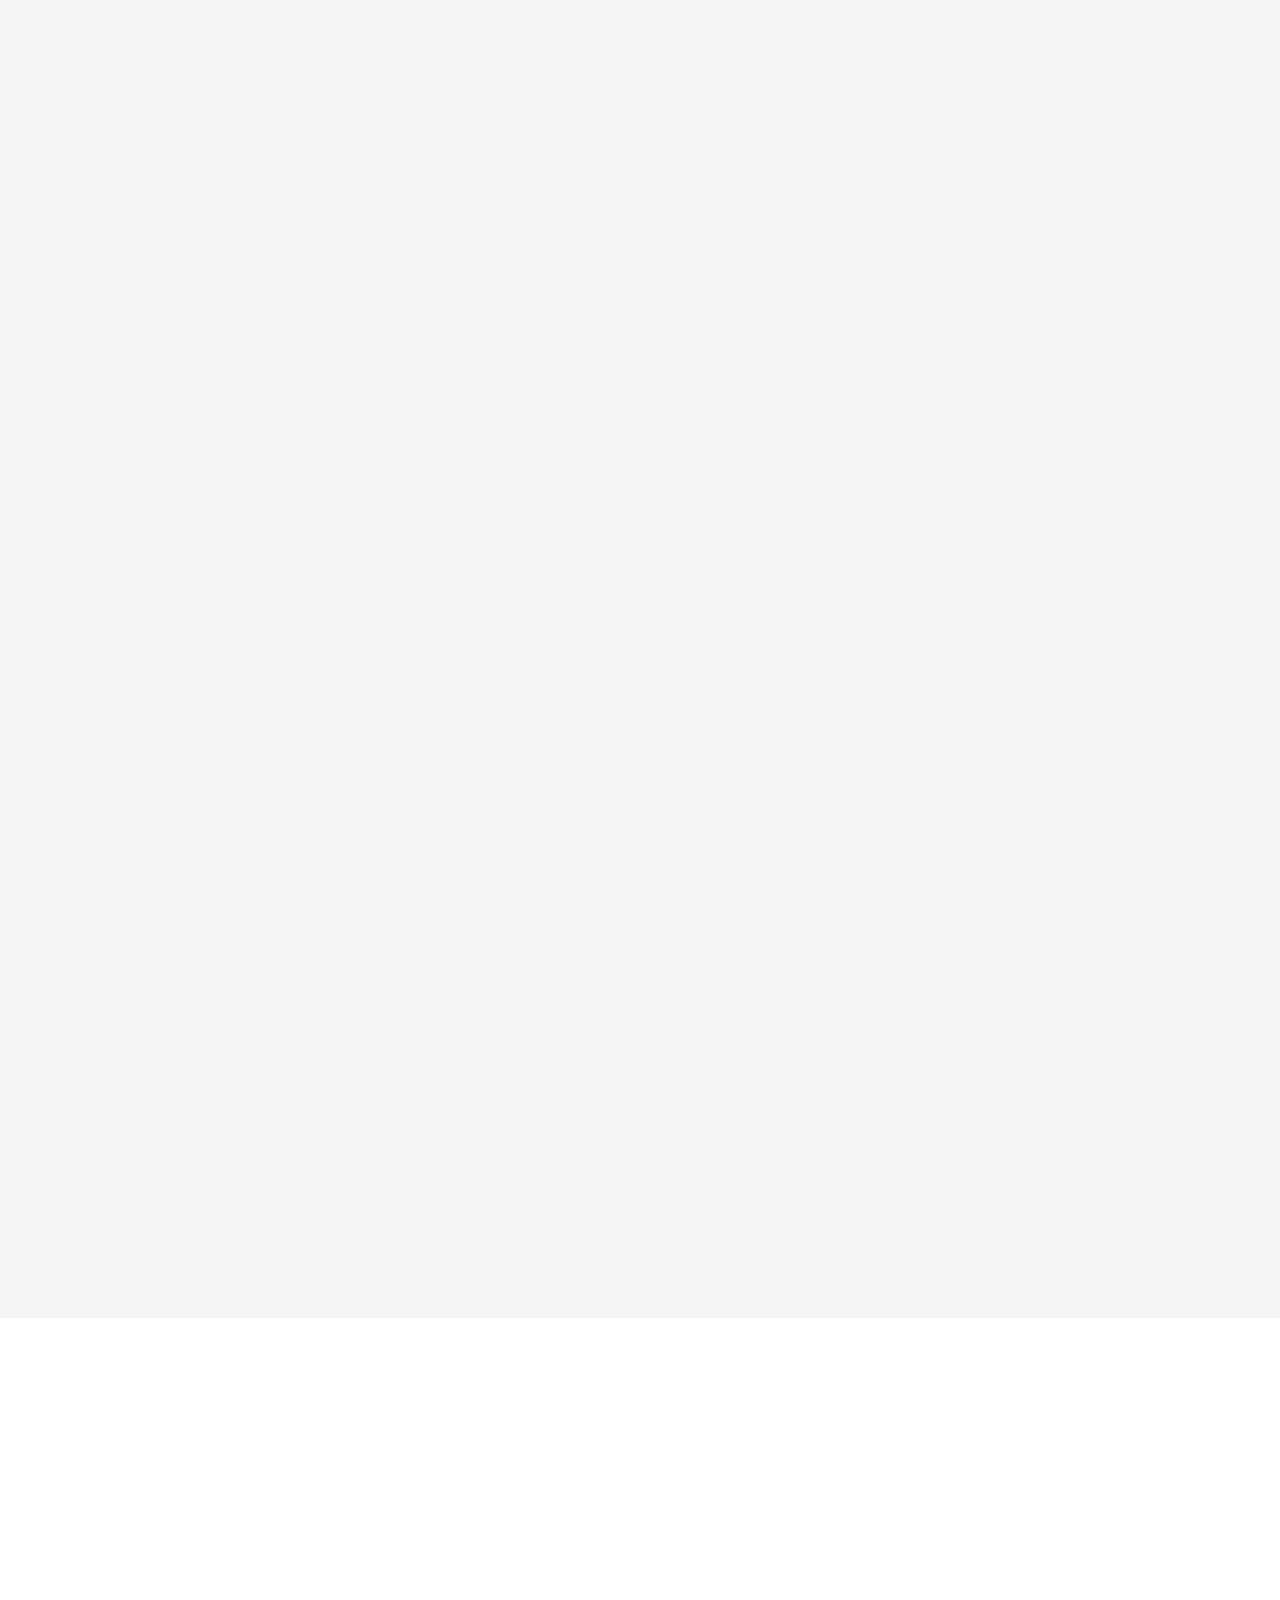
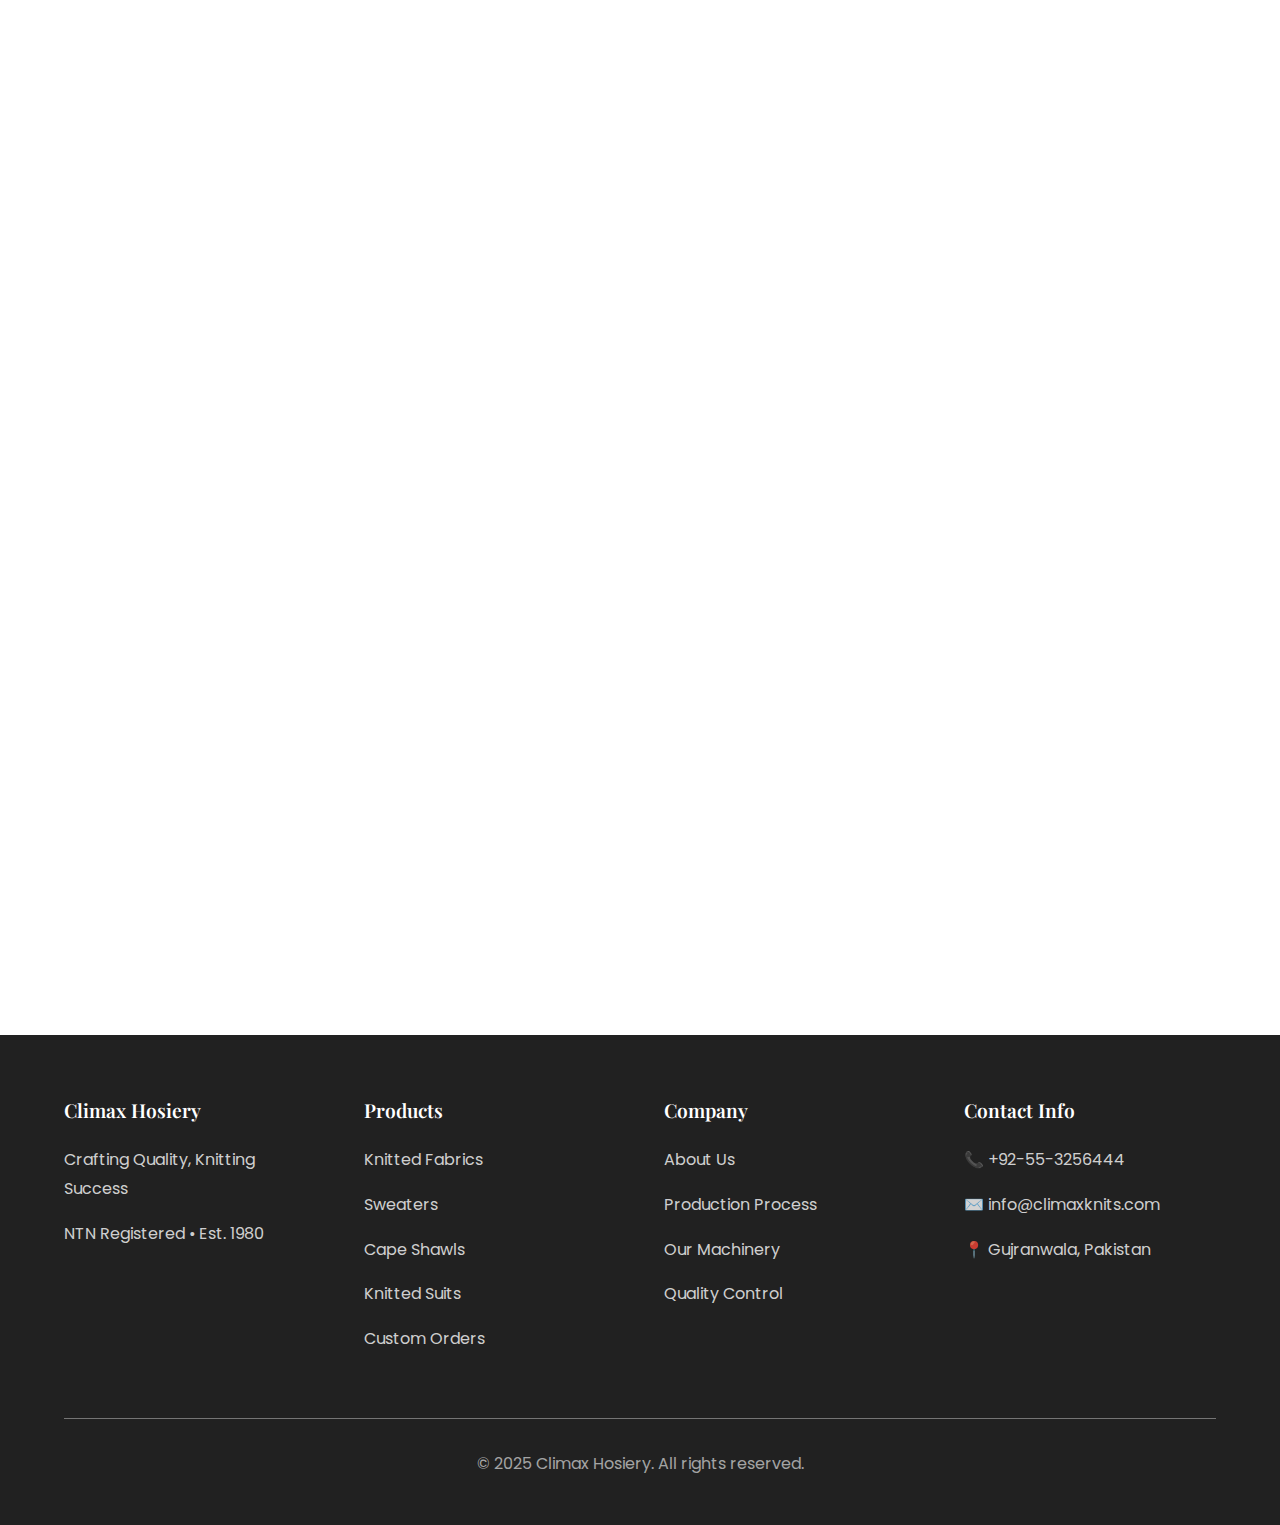
<file: product-custom.html>
<!DOCTYPE html>
<html lang="en">
<head>
  <meta charset="UTF-8">
  <meta name="viewport" content="width=device-width, initial-scale=1.0">
  <title>Custom Orders - Climax Hosiery | OEM & Private Label Manufacturing</title>
  <meta name="description" content="OEM and private label manufacturing services. Custom textile production with flexible MOQ and comprehensive design-to-delivery solutions.">
  
  <link rel="stylesheet" href="./css/style.min.css">
  <link rel="stylesheet" href="./css/dark-mode.css">
  <link rel="stylesheet" href="./css/responsive-improvements.css">
  <link rel="icon" href="./assets/images/logo.png" type="image/png">
</head>
<body>
  <header class="header" role="banner">
    <div class="container">
      <div class="header-content">
        <a href="index.html" aria-label="Climax Hosiery Home">
          <img src="./assets/images/logo.png" alt="Climax Hosiery Logo" class="logo">
        </a>
        
        <nav class="nav" role="navigation" aria-label="Main navigation">
          <a href="about.html" class="nav-link">About</a>
          <a href="products.html" class="nav-link">Products</a>
          <a href="production.html" class="nav-link">Production</a>
          <a href="machinery.html" class="nav-link">Machinery</a>
          <a href="quality.html" class="nav-link">Quality</a>
          <a href="contact.html" class="nav-link">Contact</a>
        </nav>
        
        <button class="mobile-menu-btn" aria-label="Toggle mobile menu" aria-expanded="false">☰</button>
      </div>
    </div>
  </header>

  <main style="padding-top: 80px;">
    <!-- Product Hero -->
    <section class="section" role="banner">
      <div class="container">
        <div class="grid grid-2">
          <div class="slide-in-left">
            <h1>Custom Orders & OEM Services</h1>
            <p class="hero-tagline">Bringing your designs to life with our manufacturing expertise</p>
            <p>Partner with Climax Hosiery for comprehensive OEM and private label solutions. We transform your concepts into high-quality finished products, handling everything from design development to final delivery.</p>
            
            <div class="mt-6">
              <a href="contact.html" class="btn btn-primary btn-large">Start Your Project</a>
              <a href="#workflow" class="btn btn-outline btn-large ml-4">OEM Workflow</a>
            </div>
          </div>
          
          <div class="slide-in-right">
            <img src="./assets/images/product-5.jpg" alt="Custom Manufacturing Services" style="width: 100%; height: 400px; object-fit: cover; border-radius: var(--border-radius-lg); box-shadow: var(--shadow-lg);">
          </div>
        </div>
      </div>
    </section>

    <!-- OEM Services -->
    <section class="section" role="region" aria-labelledby="services-title">
      <div class="container">
        <h2 id="services-title" class="section-title fade-in">OEM Manufacturing Services</h2>
        
        <div class="grid grid-3">
          <div class="card fade-in">
            <h4>Design Development</h4>
            <ul style="list-style: none; padding: 0; margin-top: var(--spacing-3);">
              <li style="padding: var(--spacing-2); background: var(--neutral-100); margin-bottom: var(--spacing-2); border-radius: 8px;">Pattern creation and optimization</li>
              <li style="padding: var(--spacing-2); background: var(--neutral-100); margin-bottom: var(--spacing-2); border-radius: 8px;">Technical specification development</li>
              <li style="padding: var(--spacing-2); background: var(--neutral-100); margin-bottom: var(--spacing-2); border-radius: 8px;">Material selection guidance</li>
              <li style="padding: var(--spacing-2); background: var(--neutral-100); border-radius: 8px;">Design refinement and optimization</li>
            </ul>
          </div>

          <div class="card fade-in">
            <h4>Production Management</h4>
            <ul style="list-style: none; padding: 0; margin-top: var(--spacing-3);">
              <li style="padding: var(--spacing-2); background: var(--neutral-100); margin-bottom: var(--spacing-2); border-radius: 8px;">Complete production planning</li>
              <li style="padding: var(--spacing-2); background: var(--neutral-100); margin-bottom: var(--spacing-2); border-radius: 8px;">Quality control throughout process</li>
              <li style="padding: var(--spacing-2); background: var(--neutral-100); margin-bottom: var(--spacing-2); border-radius: 8px;">Timeline management and updates</li>
              <li style="padding: var(--spacing-2); background: var(--neutral-100); border-radius: 8px;">Final inspection and packaging</li>
            </ul>
          </div>

          <div class="card fade-in">
            <h4>Private Label Solutions</h4>
            <ul style="list-style: none; padding: 0; margin-top: var(--spacing-3);">
              <li style="padding: var(--spacing-2); background: var(--neutral-100); margin-bottom: var(--spacing-2); border-radius: 8px;">Brand label integration</li>
              <li style="padding: var(--spacing-2); background: var(--neutral-100); margin-bottom: var(--spacing-2); border-radius: 8px;">Custom packaging solutions</li>
              <li style="padding: var(--spacing-2); background: var(--neutral-100); margin-bottom: var(--spacing-2); border-radius: 8px;">Confidentiality and exclusivity</li>
              <li style="padding: var(--spacing-2); background: var(--neutral-100); border-radius: 8px;">Ongoing support and partnership</li>
            </ul>
          </div>
        </div>
      </div>
    </section>

    <!-- OEM Workflow -->
    <section id="workflow" class="section bg-gray" role="region" aria-labelledby="workflow-title">
      <div class="container">
        <h2 id="workflow-title" class="section-title fade-in">OEM Workflow Process</h2>
        
        <div class="timeline fade-in">
          <div class="timeline-item">
            <div class="timeline-content">
              <h4>1. Initial Consultation</h4>
              <p>Discussion of requirements, design concepts, quantity needs, and project timeline. Technical feasibility assessment and initial quotation.</p>
            </div>
          </div>
          
          <div class="timeline-item">
            <div class="timeline-content">
              <h4>2. Design & Specification</h4>
              <p>Detailed technical specifications, material selection, and design refinement. Pattern development and production planning.</p>
            </div>
          </div>
          
          <div class="timeline-item">
            <div class="timeline-content">
              <h4>3. Sample Development</h4>
              <p>Production of initial samples for approval. Approximately 7 working days lead time with revision cycles as needed.</p>
            </div>
          </div>
          
          <div class="timeline-item">
            <div class="timeline-content">
              <h4>4. Production Agreement</h4>
              <p>Finalization of specifications, quantities, pricing, and delivery terms. 50% deposit required to commence production.</p>
            </div>
          </div>
          
          <div class="timeline-item">
            <div class="timeline-content">
              <h4>5. Manufacturing</h4>
              <p>Full production with quality monitoring at each stage. Regular updates on progress and any potential adjustments needed.</p>
            </div>
          </div>
          
          <div class="timeline-item" style="padding-bottom: 0;">
            <div class="timeline-content">
              <h4>6. Delivery & Support</h4>
              <p>Final inspection, professional packaging, and delivery. Ongoing support for reorders and potential design modifications.</p>
            </div>
          </div>
        </div>
      </div>
    </section>

    <!-- Sample Policy Details -->
    <section class="section" role="region" aria-labelledby="sample-policy-title">
      <div class="container">
        <h2 id="sample-policy-title" class="section-title fade-in">Sample Policy</h2>
        
        <div class="grid grid-2">
          <div class="card slide-in-left">
            <h4>New Clients</h4>
            <p>For first-time customers, we require payment for sample development to ensure serious inquiry and commitment to the process.</p>
            
            <div class="mt-4">
              <div style="padding: var(--spacing-3); background: var(--primary-red); color: var(--white); border-radius: var(--border-radius); margin-bottom: var(--spacing-2);">
                <strong>Sample Fee:</strong> Paid upfront, fully refundable upon order confirmation
              </div>
              <div style="padding: var(--spacing-3); background: var(--neutral-100); border-radius: var(--border-radius); margin-bottom: var(--spacing-2);">
                <strong>Shipping:</strong> Client responsibility both ways
              </div>
              <div style="padding: var(--spacing-3); background: var(--neutral-100); border-radius: var(--border-radius);">
                <strong>Lead Time:</strong> Approximately 7 working days
              </div>
            </div>
          </div>
          
          <div class="card slide-in-right">
            <h4>Repeat Clients</h4>
            <p>Established customers enjoy complimentary sample development as part of our ongoing partnership commitment.</p>
            
            <div class="mt-4">
              <div style="padding: var(--spacing-3); background: var(--primary-red); color: var(--white); border-radius: var(--border-radius); margin-bottom: var(--spacing-2);">
                <strong>Sample Fee:</strong> Complimentary for established partners
              </div>
              <div style="padding: var(--spacing-3); background: var(--neutral-100); border-radius: var(--border-radius); margin-bottom: var(--spacing-2);">
                <strong>Shipping:</strong> Client covers shipping costs only
              </div>
              <div style="padding: var(--spacing-3); background: var(--neutral-100); border-radius: var(--border-radius);">
                <strong>Priority:</strong> Expedited sample production
              </div>
            </div>
          </div>
        </div>
      </div>
    </section>

    <!-- Gallery -->
    <section class="section" role="region" aria-labelledby="custom-gallery-title">
      <div class="container">
        <h2 id="custom-gallery-title" class="section-title fade-in">Custom Manufacturing Gallery</h2>
        <div class="gallery fade-in">
          <div class="gallery-item">
            <img src="./assets/images/product-5.jpg" alt="Custom Order Sample" loading="lazy">
          </div>
          <div class="gallery-item">
            <img src="./assets/images/product-6.jpg" alt="OEM Production" loading="lazy">
          </div>
          <div class="gallery-item">
            <img src="./assets/images/product-7.jpg" alt="Quality Control" loading="lazy">
          </div>
          <div class="gallery-item">
            <img src="./assets/images/product-8.jpg" alt="Finished Products" loading="lazy">
          </div>
        </div>
      </div>
    </section>
  </main>

  <footer class="footer" role="contentinfo">
    <div class="container">
      <div class="footer-content">
        <div class="footer-section">
          <h4>Climax Hosiery</h4>
          <p>Crafting Quality, Knitting Success</p>
          <p>NTN Registered • Est. 1980</p>
        </div>
        
        <div class="footer-section">
          <h4>Products</h4>
          <p><a href="product-fabrics.html">Knitted Fabrics</a></p>
          <p><a href="product-sweaters.html">Sweaters</a></p>
          <p><a href="product-cape-shawls.html">Cape Shawls</a></p>
          <p><a href="product-suits.html">Knitted Suits</a></p>
          <p><a href="product-custom.html">Custom Orders</a></p>
        </div>
        
        <div class="footer-section">
          <h4>Company</h4>
          <p><a href="about.html">About Us</a></p>
          <p><a href="production.html">Production Process</a></p>
          <p><a href="machinery.html">Our Machinery</a></p>
          <p><a href="quality.html">Quality Control</a></p>
        </div>
        
        <div class="footer-section">
          <h4>Contact Info</h4>
          <p>📞 +92-55-3256444</p>
          <p>✉️ info@climaxknits.com</p>
          <p>📍 Gujranwala, Pakistan</p>
        </div>
      </div>
      
      <div class="footer-bottom">
        <p>&copy; 2025 Climax Hosiery. All rights reserved.</p>
      </div>
    </div>
  </footer>

  <script src="./js/enhanced-main.js"></script>
</body>
</html>
</file>
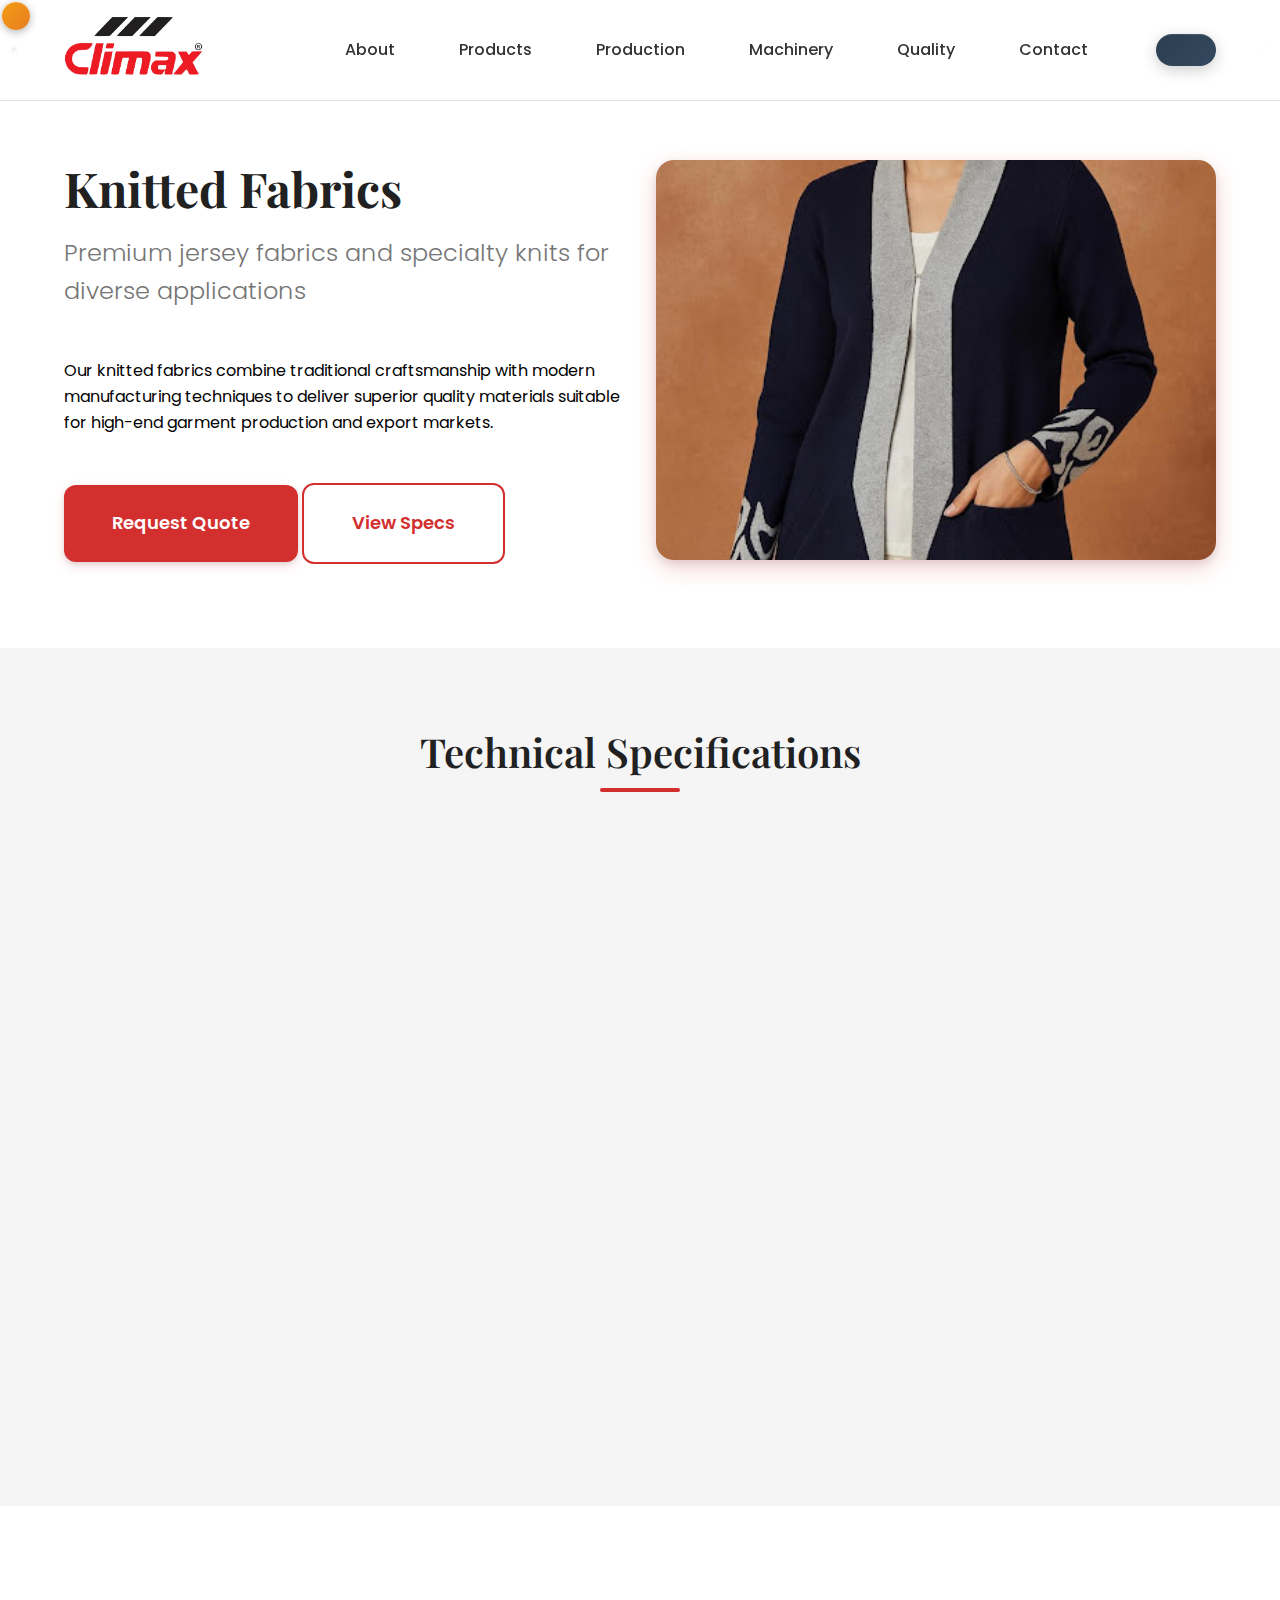
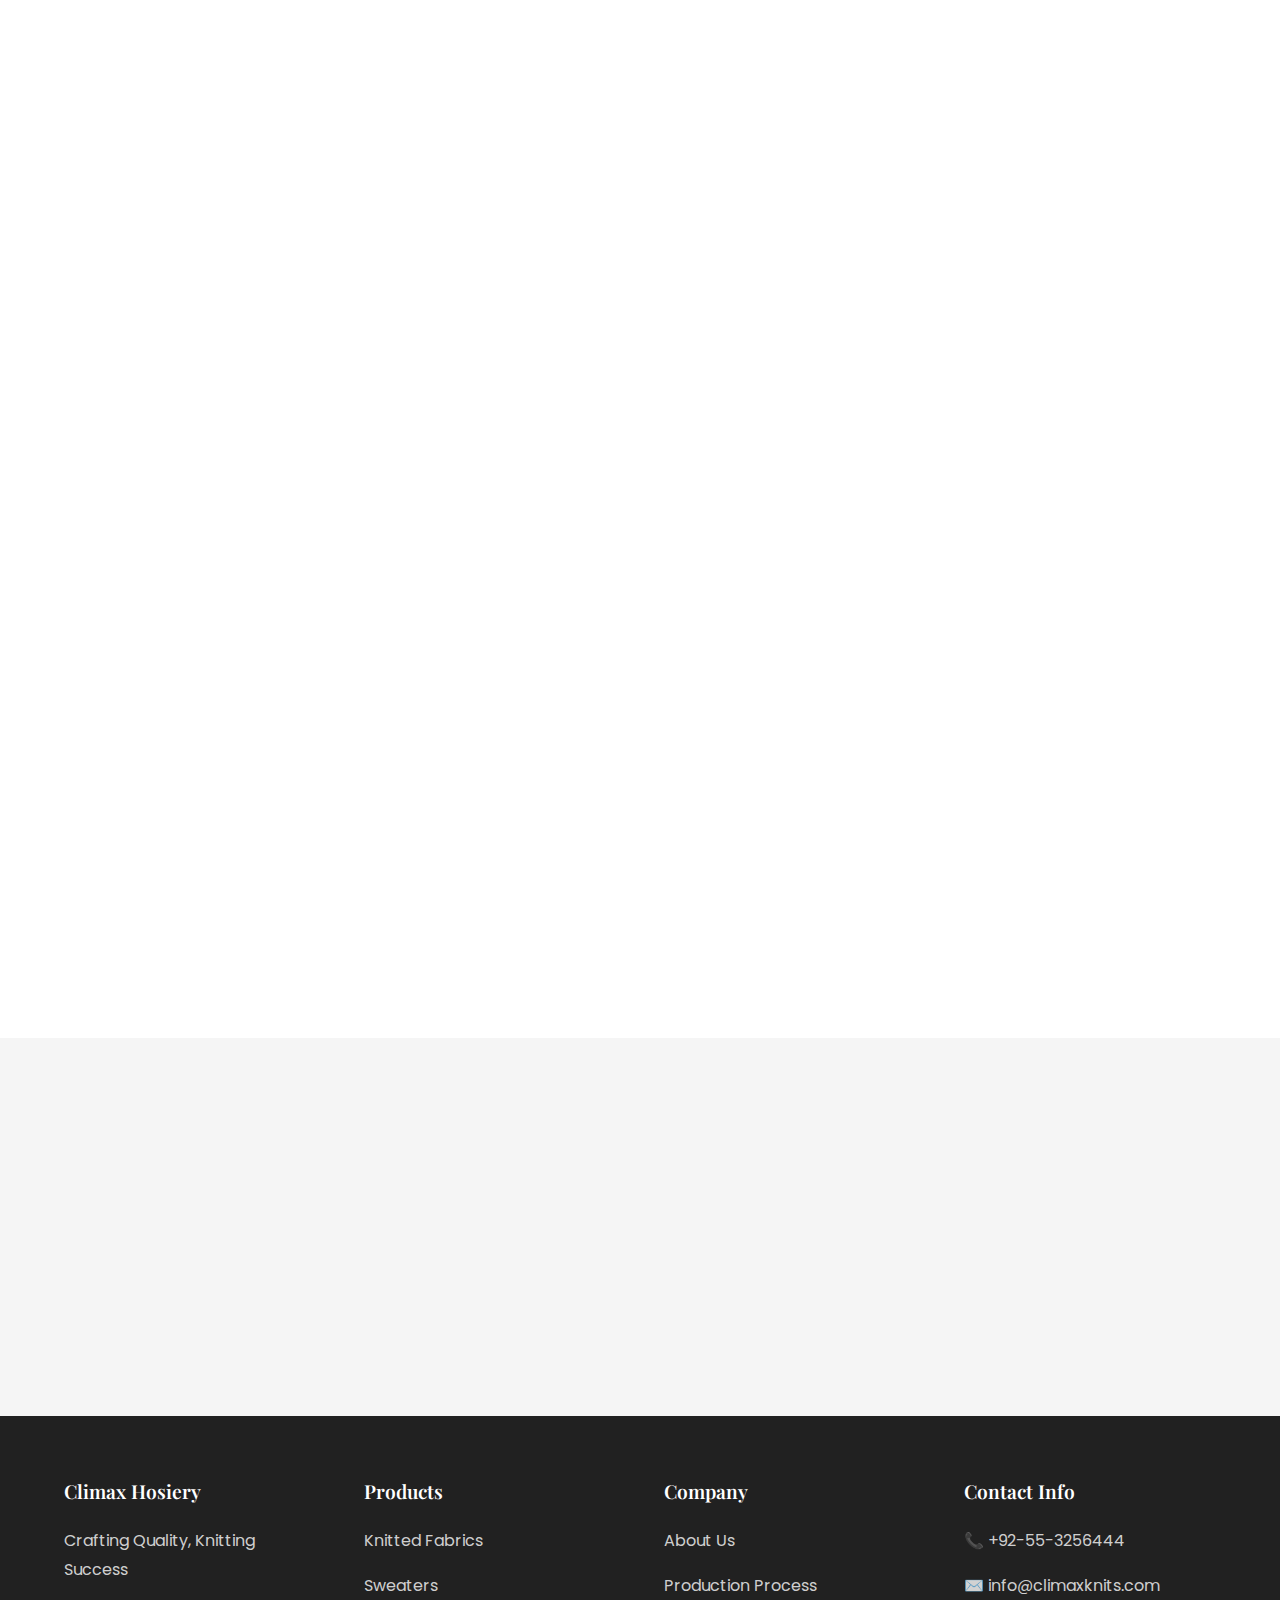
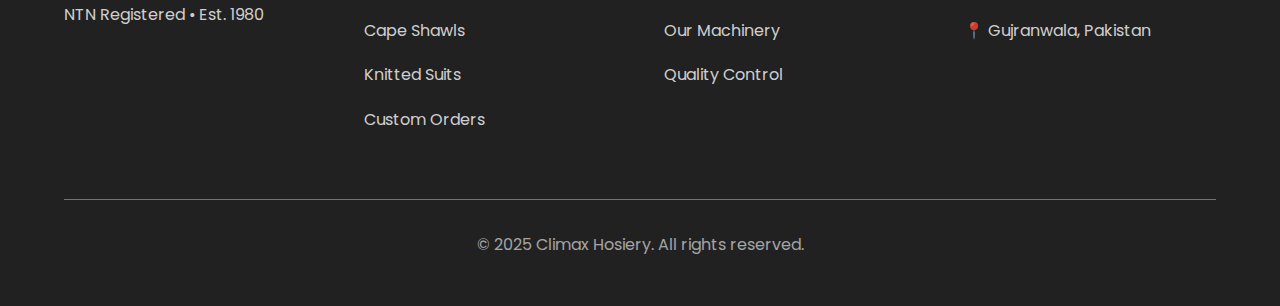
<file: product-fabrics.html>
<!DOCTYPE html>
<html lang="en">
<head>
  <meta charset="UTF-8">
  <meta name="viewport" content="width=device-width, initial-scale=1.0">
  <title>Knitted Fabrics - Climax Hosiery | Premium Jersey & Specialty Fabrics</title>
  <meta name="description" content="Premium knitted fabrics including jersey and specialty fabrics. Various GSM weights and compositions for garment manufacturing and export markets.">
  
  <link rel="stylesheet" href="./css/style.min.css">
  <link rel="stylesheet" href="./css/dark-mode.css">
  <link rel="stylesheet" href="./css/responsive-improvements.css">
  <link rel="icon" href="./assets/images/logo.png" type="image/png">
</head>
<body>
  <header class="header" role="banner">
    <div class="container">
      <div class="header-content">
        <a href="index.html" aria-label="Climax Hosiery Home">
          <img src="./assets/images/logo.png" alt="Climax Hosiery Logo" class="logo">
        </a>
        
        <nav class="nav" role="navigation" aria-label="Main navigation">
          <a href="about.html" class="nav-link">About</a>
          <a href="products.html" class="nav-link">Products</a>
          <a href="production.html" class="nav-link">Production</a>
          <a href="machinery.html" class="nav-link">Machinery</a>
          <a href="quality.html" class="nav-link">Quality</a>
          <a href="contact.html" class="nav-link">Contact</a>
        </nav>
        
        <button class="mobile-menu-btn" aria-label="Toggle mobile menu" aria-expanded="false">☰</button>
      </div>
    </div>
  </header>

  <main style="padding-top: 80px;">
    <!-- Product Hero -->
    <section class="section" role="banner">
      <div class="container">
        <div class="grid grid-2">
          <div class="slide-in-left">
            <h1>Knitted Fabrics</h1>
            <p class="hero-tagline">Premium jersey fabrics and specialty knits for diverse applications</p>
            <p>Our knitted fabrics combine traditional craftsmanship with modern manufacturing techniques to deliver superior quality materials suitable for high-end garment production and export markets.</p>
            
            <div class="mt-6">
              <a href="contact.html" class="btn btn-primary btn-large">Request Quote</a>
              <a href="#specifications" class="btn btn-outline btn-large ml-4">View Specs</a>
            </div>
          </div>
          
          <div class="slide-in-right">
            <img src="./assets/images/product-1.jpg" alt="Premium Knitted Fabrics" style="width: 100%; height: 400px; object-fit: cover; border-radius: var(--border-radius-lg); box-shadow: var(--shadow-lg);">
          </div>
        </div>
      </div>
    </section>

    <!-- Product Specifications -->
    <section id="specifications" class="section bg-gray" role="region" aria-labelledby="specs-title">
      <div class="container">
        <h2 id="specs-title" class="section-title fade-in">Technical Specifications</h2>
        
        <div class="grid grid-3">
          <div class="card fade-in">
            <h4>Fabric Types</h4>
            <ul style="list-style: none; padding: 0; margin-top: var(--spacing-3);">
              <li style="padding: var(--spacing-2); background: var(--neutral-100); margin-bottom: var(--spacing-2); border-radius: 8px;">Single Jersey</li>
              <li style="padding: var(--spacing-2); background: var(--neutral-100); margin-bottom: var(--spacing-2); border-radius: 8px;">Double Jersey</li>
              <li style="padding: var(--spacing-2); background: var(--neutral-100); margin-bottom: var(--spacing-2); border-radius: 8px;">Interlock</li>
              <li style="padding: var(--spacing-2); background: var(--neutral-100); margin-bottom: var(--spacing-2); border-radius: 8px;">Rib Knits</li>
              <li style="padding: var(--spacing-2); background: var(--neutral-100); border-radius: 8px;">Custom Patterns</li>
            </ul>
          </div>

          <div class="card fade-in">
            <h4>Material Compositions</h4>
            <div class="mt-4">
              <div style="padding: var(--spacing-3); background: var(--neutral-100); border-radius: var(--border-radius); margin-bottom: var(--spacing-2);">
                <strong>Standard Blend:</strong> 60% Acrylic, 40% Cotton
              </div>
              <div style="padding: var(--spacing-3); background: var(--neutral-100); border-radius: var(--border-radius); margin-bottom: var(--spacing-2);">
                <strong>Pure Acrylic:</strong> 100% Acrylic (2/30 & 2/32) - Local sourcing
              </div>
              <div style="padding: var(--spacing-3); background: var(--neutral-100); border-radius: var(--border-radius); margin-bottom: var(--spacing-2);">
                <strong>Imported Yarn:</strong> Premium Chinese yarn
              </div>
              <div style="padding: var(--spacing-3); background: var(--neutral-100); border-radius: var(--border-radius);">
                <strong>Custom Blends:</strong> Available per requirement
              </div>
            </div>
          </div>

          <div class="card fade-in">
            <h4>Weight Options</h4>
            <div class="mt-4">
              <div style="padding: var(--spacing-3); background: var(--neutral-100); border-radius: var(--border-radius); margin-bottom: var(--spacing-2);">
                <strong>Light Weight:</strong> 120-160 GSM
              </div>
              <div style="padding: var(--spacing-3); background: var(--neutral-100); border-radius: var(--border-radius); margin-bottom: var(--spacing-2);">
                <strong>Medium Weight:</strong> 180-220 GSM
              </div>
              <div style="padding: var(--spacing-3); background: var(--neutral-100); border-radius: var(--border-radius); margin-bottom: var(--spacing-2);">
                <strong>Heavy Weight:</strong> 240-300 GSM
              </div>
              <div style="padding: var(--spacing-3); background: var(--neutral-100); border-radius: var(--border-radius);">
                <strong>Custom Weight:</strong> Per specification
              </div>
            </div>
          </div>
        </div>
      </div>
    </section>

    <!-- Product Gallery -->
    <section class="section" role="region" aria-labelledby="gallery-title">
      <div class="container">
        <h2 id="gallery-title" class="section-title fade-in">Fabric Gallery</h2>
        <div class="gallery fade-in">
          <div class="gallery-item">
            <img src="./assets/images/product-1.jpg" alt="Jersey Fabric Sample" loading="lazy">
          </div>
          <div class="gallery-item">
            <img src="./assets/images/product-6.jpg" alt="Specialty Fabric" loading="lazy">
          </div>
          <div class="gallery-item">
            <img src="./assets/images/product-7.jpg" alt="Fabric Quality Detail" loading="lazy">
          </div>
          <div class="gallery-item">
            <img src="./assets/images/product-8.jpg" alt="Manufacturing Process" loading="lazy">
          </div>
        </div>
      </div>
    </section>

    <!-- Applications -->
    <section class="section" role="region" aria-labelledby="applications-title">
      <div class="container">
        <h2 id="applications-title" class="section-title fade-in">Applications & Uses</h2>
        
        <div class="grid grid-2">
          <div class="card slide-in-left">
            <h4>Garment Applications</h4>
            <ul style="margin-top: var(--spacing-3); margin-left: var(--spacing-3);">
              <li style="margin-bottom: var(--spacing-1);">T-shirts and casual wear</li>
              <li style="margin-bottom: var(--spacing-1);">Dresses and skirts</li>
              <li style="margin-bottom: var(--spacing-1);">Undergarments and intimates</li>
              <li style="margin-bottom: var(--spacing-1);">Activewear and sportswear</li>
              <li style="margin-bottom: var(--spacing-1);">Children's clothing</li>
              <li>Home textiles and accessories</li>
            </ul>
          </div>
          
          <div class="card slide-in-right">
            <h4>Industry Applications</h4>
            <ul style="margin-top: var(--spacing-3); margin-left: var(--spacing-3);">
              <li style="margin-bottom: var(--spacing-1);">Fashion and apparel industry</li>
              <li style="margin-bottom: var(--spacing-1);">Private label manufacturing</li>
              <li style="margin-bottom: var(--spacing-1);">Retail brand production</li>
              <li style="margin-bottom: var(--spacing-1);">Export and international trade</li>
              <li style="margin-bottom: var(--spacing-1);">Custom garment manufacturing</li>
              <li>Wholesale fabric distribution</li>
            </ul>
          </div>
        </div>
      </div>
    </section>

    <!-- Call to Action -->
    <section class="section bg-gray" role="region" aria-labelledby="cta-title">
      <div class="container text-center">
        <h2 id="cta-title" class="fade-in">Ready to Source Premium Fabrics?</h2>
        <p class="fade-in mb-6">Contact us for samples, specifications, and custom manufacturing quotes</p>
        <div class="flex justify-center fade-in">
          <a href="contact.html" class="btn btn-primary btn-large">Get Quote</a>
          <a href="products.html" class="btn btn-outline btn-large ml-4">View All Products</a>
        </div>
      </div>
    </section>
  </main>

  <footer class="footer" role="contentinfo">
    <div class="container">
      <div class="footer-content">
        <div class="footer-section">
          <h4>Climax Hosiery</h4>
          <p>Crafting Quality, Knitting Success</p>
          <p>NTN Registered • Est. 1980</p>
        </div>
        
        <div class="footer-section">
          <h4>Products</h4>
          <p><a href="product-fabrics.html">Knitted Fabrics</a></p>
          <p><a href="product-sweaters.html">Sweaters</a></p>
          <p><a href="product-cape-shawls.html">Cape Shawls</a></p>
          <p><a href="product-suits.html">Knitted Suits</a></p>
          <p><a href="product-custom.html">Custom Orders</a></p>
        </div>
        
        <div class="footer-section">
          <h4>Company</h4>
          <p><a href="about.html">About Us</a></p>
          <p><a href="production.html">Production Process</a></p>
          <p><a href="machinery.html">Our Machinery</a></p>
          <p><a href="quality.html">Quality Control</a></p>
        </div>
        
        <div class="footer-section">
          <h4>Contact Info</h4>
          <p>📞 +92-55-3256444</p>
          <p>✉️ info@climaxknits.com</p>
          <p>📍 Gujranwala, Pakistan</p>
        </div>
      </div>
      
      <div class="footer-bottom">
        <p>&copy; 2025 Climax Hosiery. All rights reserved.</p>
      </div>
    </div>
  </footer>

  <script src="./js/enhanced-main.js"></script>
</body>
</html>
</file>
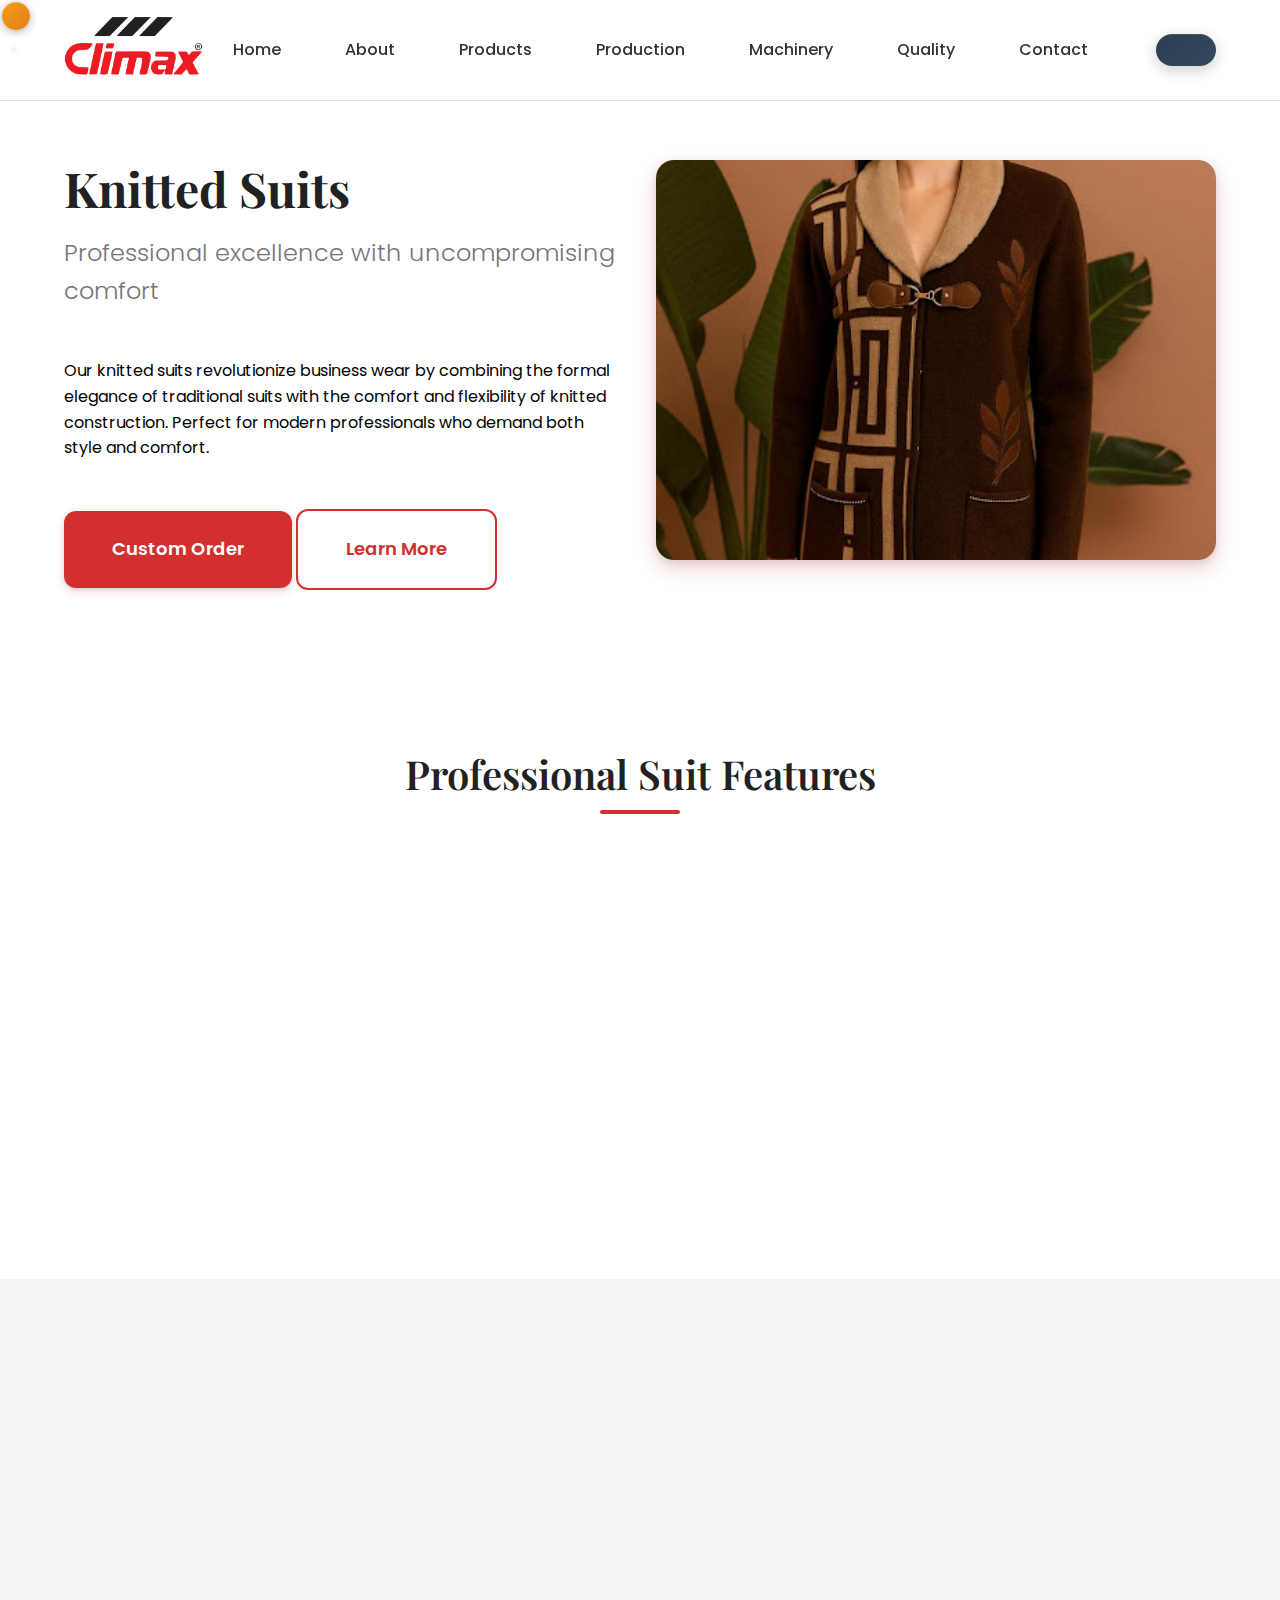
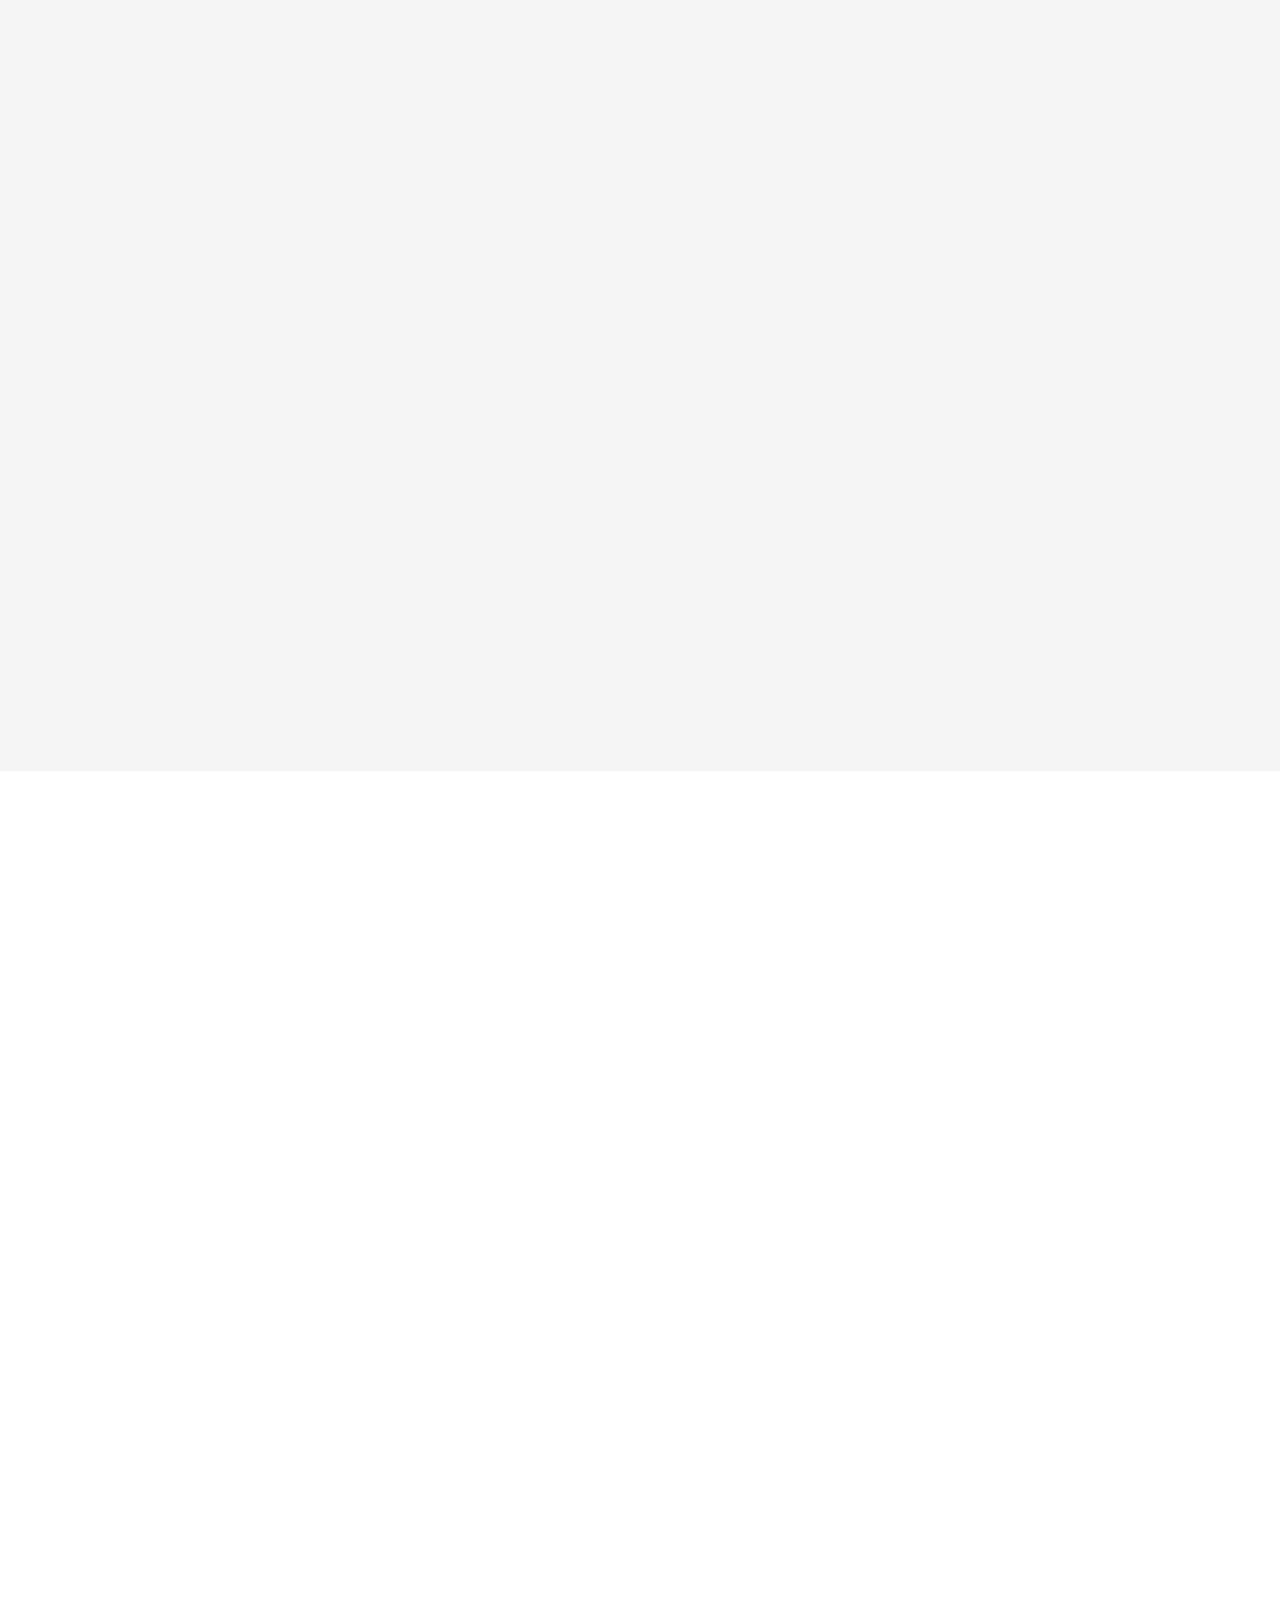
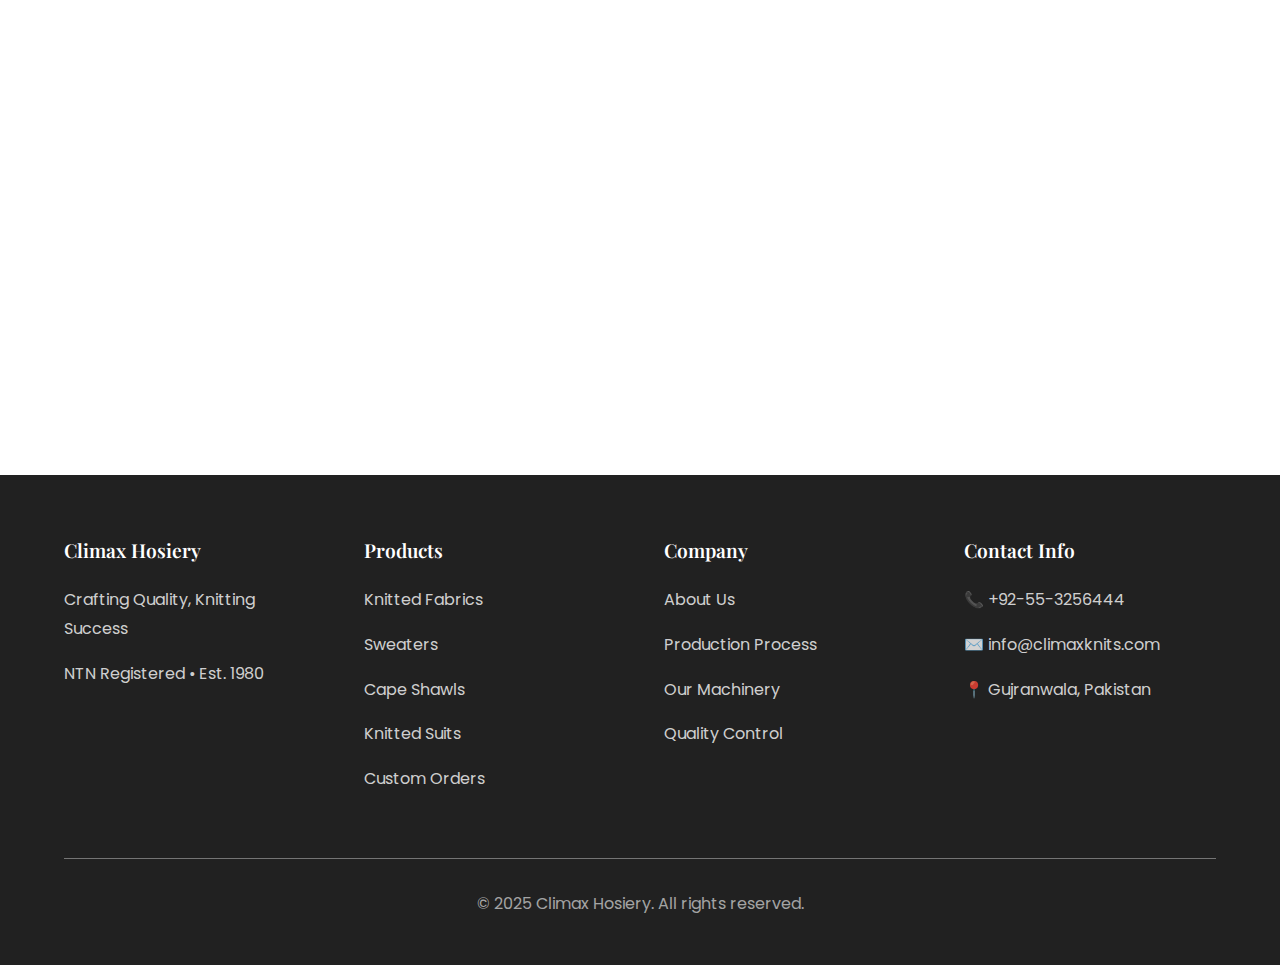
<file: product-suits.html>
<!DOCTYPE html>
<html lang="en">
<head>
  <meta charset="UTF-8">
  <meta name="viewport" content="width=device-width, initial-scale=1.0">
  <title>Knitted Suits - Climax Hosiery | Professional Business Wear</title>
  <meta name="description" content="Professional knitted suits combining comfort with formal elegance. Perfect fit and premium materials for business and professional wear.">
  
  <link rel="stylesheet" href="./css/style.min.css">
  <link rel="stylesheet" href="./css/dark-mode.css">
  <link rel="stylesheet" href="./css/responsive-improvements.css">
  <link rel="icon" href="./assets/images/logo.png" type="image/png">
</head>
<body>
  <header class="header" role="banner">
    <div class="container">
      <div class="header-content">
        <a href="index.html" aria-label="Climax Hosiery Home">
          <img src="./assets/images/logo.png" alt="Climax Hosiery Logo" class="logo">
        </a>
        
        <nav class="nav" role="navigation" aria-label="Main navigation">
          <a href="index.html" class="nav-link">Home</a>
          <a href="about.html" class="nav-link">About</a>
          <a href="products.html" class="nav-link">Products</a>
          <a href="production.html" class="nav-link">Production</a>
          <a href="machinery.html" class="nav-link">Machinery</a>
          <a href="quality.html" class="nav-link">Quality</a>
          <a href="contact.html" class="nav-link">Contact</a>
        </nav>
        
        <button class="mobile-menu-btn" aria-label="Toggle mobile menu" aria-expanded="false">☰</button>
      </div>
    </div>
  </header>

  <main style="padding-top: 80px;">
    <!-- Product Hero -->
    <section class="section" role="banner">
      <div class="container">
        <div class="grid grid-2">
          <div class="slide-in-left">
            <h1>Knitted Suits</h1>
            <p class="hero-tagline">Professional excellence with uncompromising comfort</p>
            <p>Our knitted suits revolutionize business wear by combining the formal elegance of traditional suits with the comfort and flexibility of knitted construction. Perfect for modern professionals who demand both style and comfort.</p>
            
            <div class="mt-6">
              <a href="contact.html" class="btn btn-primary btn-large">Custom Order</a>
              <a href="#features" class="btn btn-outline btn-large ml-4">Learn More</a>
            </div>
          </div>
          
          <div class="slide-in-right">
            <img src="./assets/images/product-4.jpg" alt="Professional Knitted Suits" style="width: 100%; height: 400px; object-fit: cover; border-radius: var(--border-radius-lg); box-shadow: var(--shadow-lg);">
          </div>
        </div>
      </div>
    </section>

    <!-- Suit Features -->
    <section id="features" class="section" role="region" aria-labelledby="features-title">
      <div class="container">
        <h2 id="features-title" class="section-title fade-in">Professional Suit Features</h2>
        
        <div class="grid grid-3">
          <div class="card fade-in">
            <div class="process-icon">👔</div>
            <h4>Professional Styling</h4>
            <p>Tailored silhouettes that maintain formal business appearance while incorporating the comfort benefits of knitted construction.</p>
          </div>

          <div class="card fade-in">
            <div class="process-icon">🎯</div>
            <h4>Perfect Fit</h4>
            <p>Precision sizing and grading ensures optimal fit across our complete size range, with custom fitting available for special requirements.</p>
          </div>

          <div class="card fade-in">
            <div class="process-icon">💎</div>
            <h4>Premium Materials</h4>
            <p>Carefully selected yarn compositions that provide the structure needed for professional wear while maintaining comfort and durability.</p>
          </div>
        </div>
      </div>
    </section>

    <!-- Suit Categories -->
    <section class="section bg-gray" role="region" aria-labelledby="categories-title">
      <div class="container">
        <h2 id="categories-title" class="section-title fade-in">Suit Categories</h2>
        
        <div class="grid grid-2">
          <div class="card slide-in-left">
            <h4>Business Formal</h4>
            <img src="./assets/images/product-4.jpg" alt="Business Formal Knitted Suits" class="card-image" loading="lazy">
            <div style="padding: var(--spacing-3);">
              <p>Traditional business suit styling with the comfort of knitted construction. Perfect for corporate environments and formal business meetings.</p>
              
              <h5 style="margin-top: var(--spacing-3); margin-bottom: var(--spacing-2);">Features:</h5>
              <ul style="margin-left: var(--spacing-3); font-size: 0.9rem;">
                <li>Classic lapel designs</li>
                <li>Professional button configuration</li>
                <li>Structured shoulders</li>
                <li>Coordinated jacket and trouser sets</li>
              </ul>
            </div>
          </div>

          <div class="card slide-in-right">
            <h4>Business Casual</h4>
            <img src="./assets/images/product-5.jpg" alt="Business Casual Knitted Suits" class="card-image" loading="lazy">
            <div style="padding: var(--spacing-3);">
              <p>Modern business casual designs that bridge the gap between formal and relaxed professional wear. Ideal for contemporary workplaces.</p>
              
              <h5 style="margin-top: var(--spacing-3); margin-bottom: var(--spacing-2);">Features:</h5>
              <ul style="margin-left: var(--spacing-3); font-size: 0.9rem;">
                <li>Relaxed fit options</li>
                <li>Contemporary styling</li>
                <li>Versatile color options</li>
                <li>Mix-and-match compatibility</li>
              </ul>
            </div>
          </div>
        </div>
      </div>
    </section>

    <!-- Technical Details -->
    <section class="section" role="region" aria-labelledby="tech-details-title">
      <div class="container">
        <h2 id="tech-details-title" class="section-title fade-in">Technical Specifications</h2>
        
        <div class="card fade-in">
          <div style="overflow-x: auto;">
            <table style="width: 100%; border-collapse: collapse;">
              <thead>
                <tr style="background: var(--neutral-100);">
                  <th style="padding: var(--spacing-2); text-align: left; border-bottom: 2px solid var(--neutral-300);">Component</th>
                  <th style="padding: var(--spacing-2); text-align: left; border-bottom: 2px solid var(--neutral-300);">Specifications</th>
                  <th style="padding: var(--spacing-2); text-align: left; border-bottom: 2px solid var(--neutral-300);">Options</th>
                </tr>
              </thead>
              <tbody>
                <tr>
                  <td style="padding: var(--spacing-2); border-bottom: 1px solid var(--neutral-200);">Jacket</td>
                  <td style="padding: var(--spacing-2); border-bottom: 1px solid var(--neutral-200);">Single/double knit panels, rib cuffs, tailored link seams</td>
                  <td style="padding: var(--spacing-2); border-bottom: 1px solid var(--neutral-200);">Single/Double breasted</td>
                </tr>
                <tr>
                  <td style="padding: var(--spacing-2); border-bottom: 1px solid var(--neutral-200);">Trousers</td>
                  <td style="padding: var(--spacing-2); border-bottom: 1px solid var(--neutral-200);">Elastic waist, reinforced seams, matching gauge to jacket</td>
                  <td style="padding: var(--spacing-2); border-bottom: 1px solid var(--neutral-200);">Various fits</td>
                </tr>
                <tr>
                  <td style="padding: var(--spacing-2); border-bottom: 1px solid var(--neutral-200);">Vest (Optional)</td>
                  <td style="padding: var(--spacing-2); border-bottom: 1px solid var(--neutral-200);">Standard sleeveless, 2x2 rib finish</td>
                  <td style="padding: var(--spacing-2); border-bottom: 1px solid var(--neutral-200);">Matching or contrast</td>
                </tr>
                <tr>
                  <td style="padding: var(--spacing-2); border-bottom: 1px solid var(--neutral-200);">Lining</td>
                  <td style="padding: var(--spacing-2); border-bottom: 1px solid var(--neutral-200);">Optional premium lining</td>
                  <td style="padding: var(--spacing-2); border-bottom: 1px solid var(--neutral-200);">Multiple colors</td>
                </tr>
                <tr>
                  <td style="padding: var(--spacing-2);">Size Range</td>
                  <td style="padding: var(--spacing-2);">36-52 (expandable)</td>
                  <td style="padding: var(--spacing-2);">Custom sizing available</td>
                </tr>
              </tbody>
            </table>
          </div>
        </div>
      </div>
    </section>

    <!-- Customization Options -->
    <section class="section" role="region" aria-labelledby="customization-title">
      <div class="container">
        <h2 id="customization-title" class="section-title fade-in">Customization Options</h2>
        
        <div class="grid grid-2">
          <div class="card slide-in-left">
            <h4>Style Customizations</h4>
            <ul style="margin-top: var(--spacing-3); margin-left: var(--spacing-3);">
              <li style="margin-bottom: var(--spacing-1);">Lapel styles and widths</li>
              <li style="margin-bottom: var(--spacing-1);">Button configurations</li>
              <li style="margin-bottom: var(--spacing-1);">Pocket styles and placements</li>
              <li style="margin-bottom: var(--spacing-1);">Trouser cut and fit</li>
              <li style="margin-bottom: var(--spacing-1);">Vent options</li>
              <li>Custom design elements</li>
            </ul>
          </div>
          
          <div class="card slide-in-right">
            <h4>Material & Color Options</h4>
            <ul style="margin-top: var(--spacing-3); margin-left: var(--spacing-3);">
              <li style="margin-bottom: var(--spacing-1);">Wide color palette</li>
              <li style="margin-bottom: var(--spacing-1);">Yarn composition options</li>
              <li style="margin-bottom: var(--spacing-1);">Texture variations</li>
              <li style="margin-bottom: var(--spacing-1);">Pattern knitting options</li>
              <li style="margin-bottom: var(--spacing-1);">Special finishes</li>
              <li>Custom color matching</li>
            </ul>
          </div>
        </div>
      </div>
    </section>
  </main>

  <footer class="footer" role="contentinfo">
    <div class="container">
      <div class="footer-content">
        <div class="footer-section">
          <h4>Climax Hosiery</h4>
          <p>Crafting Quality, Knitting Success</p>
          <p>NTN Registered • Est. 1980</p>
        </div>
        
        <div class="footer-section">
          <h4>Products</h4>
          <p><a href="product-fabrics.html">Knitted Fabrics</a></p>
          <p><a href="product-sweaters.html">Sweaters</a></p>
          <p><a href="product-cape-shawls.html">Cape Shawls</a></p>
          <p><a href="product-suits.html">Knitted Suits</a></p>
          <p><a href="product-custom.html">Custom Orders</a></p>
        </div>
        
        <div class="footer-section">
          <h4>Company</h4>
          <p><a href="about.html">About Us</a></p>
          <p><a href="production.html">Production Process</a></p>
          <p><a href="machinery.html">Our Machinery</a></p>
          <p><a href="quality.html">Quality Control</a></p>
        </div>
        
        <div class="footer-section">
          <h4>Contact Info</h4>
          <p>📞 +92-55-3256444</p>
          <p>✉️ info@climaxknits.com</p>
          <p>📍 Gujranwala, Pakistan</p>
        </div>
      </div>
      
      <div class="footer-bottom">
        <p>&copy; 2025 Climax Hosiery. All rights reserved.</p>
      </div>
    </div>
  </footer>

  <script src="./js/enhanced-main.js"></script>
</body>
</html>
</file>
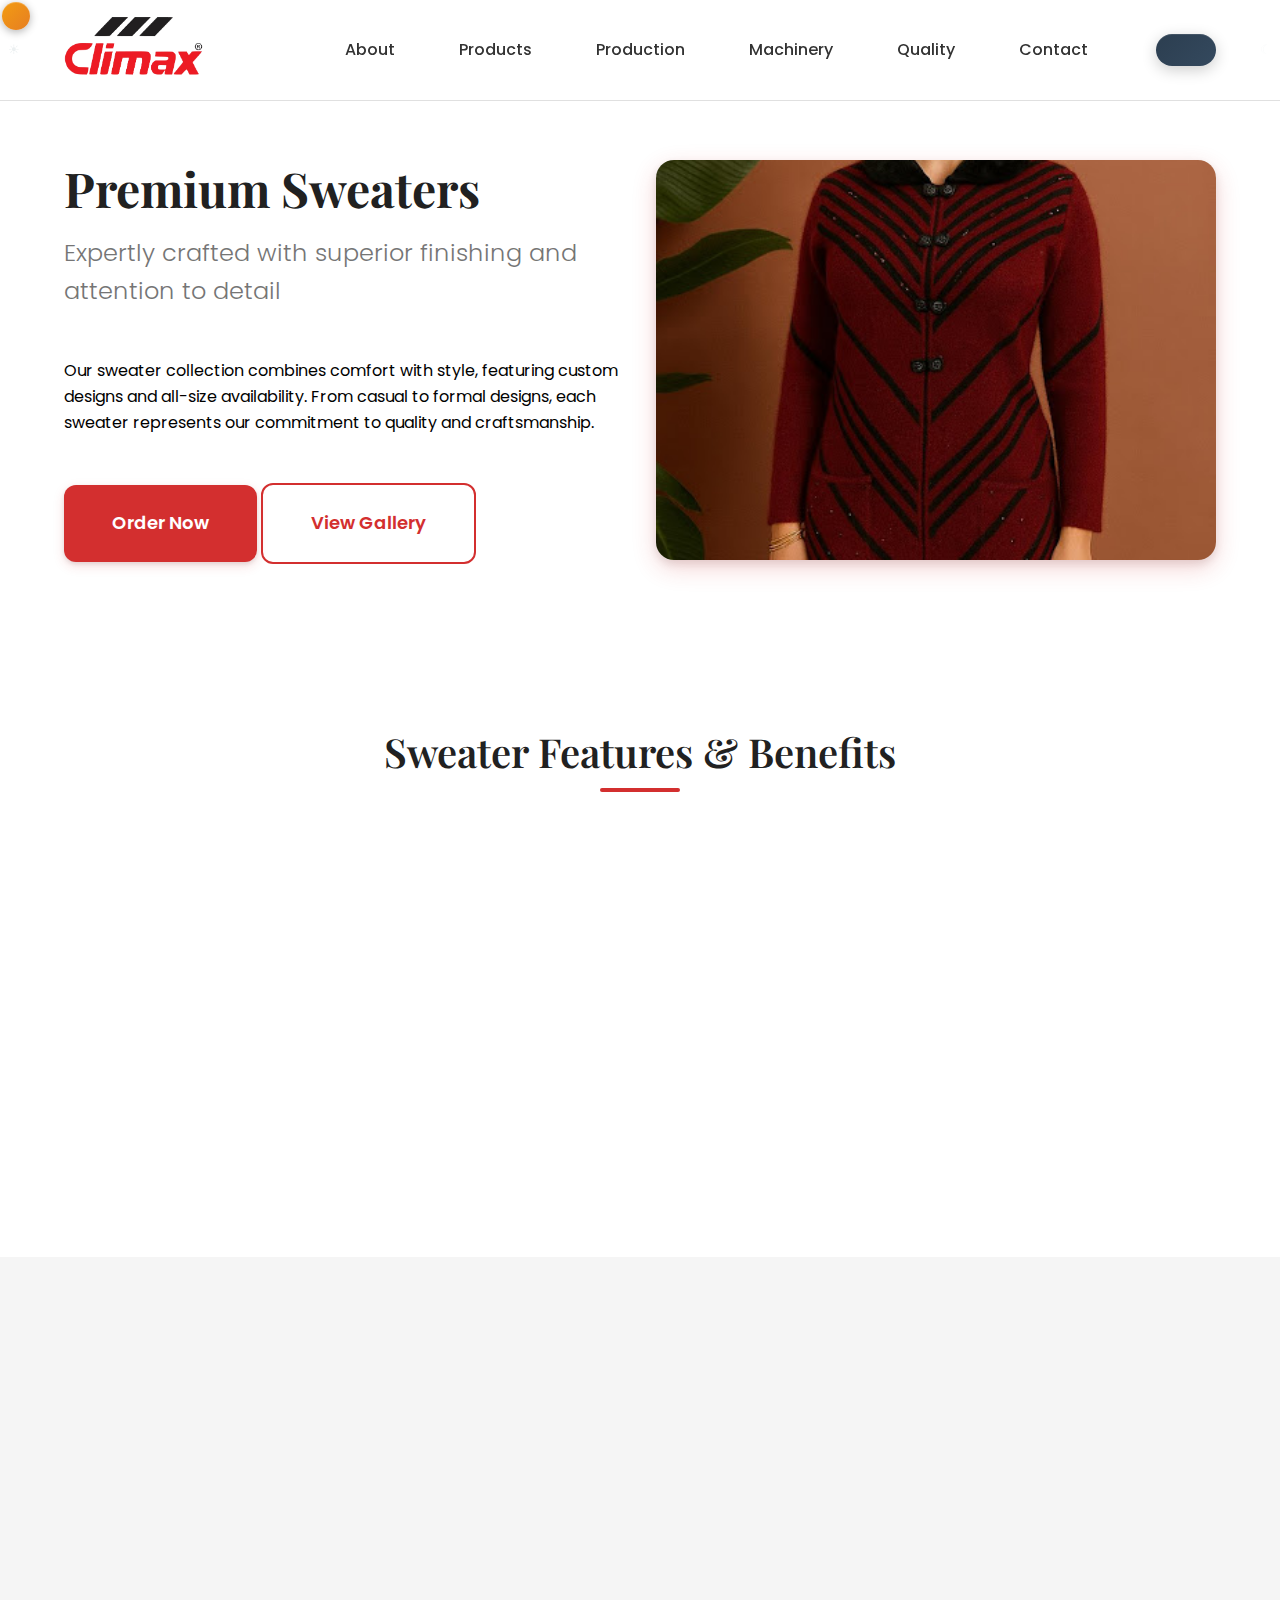
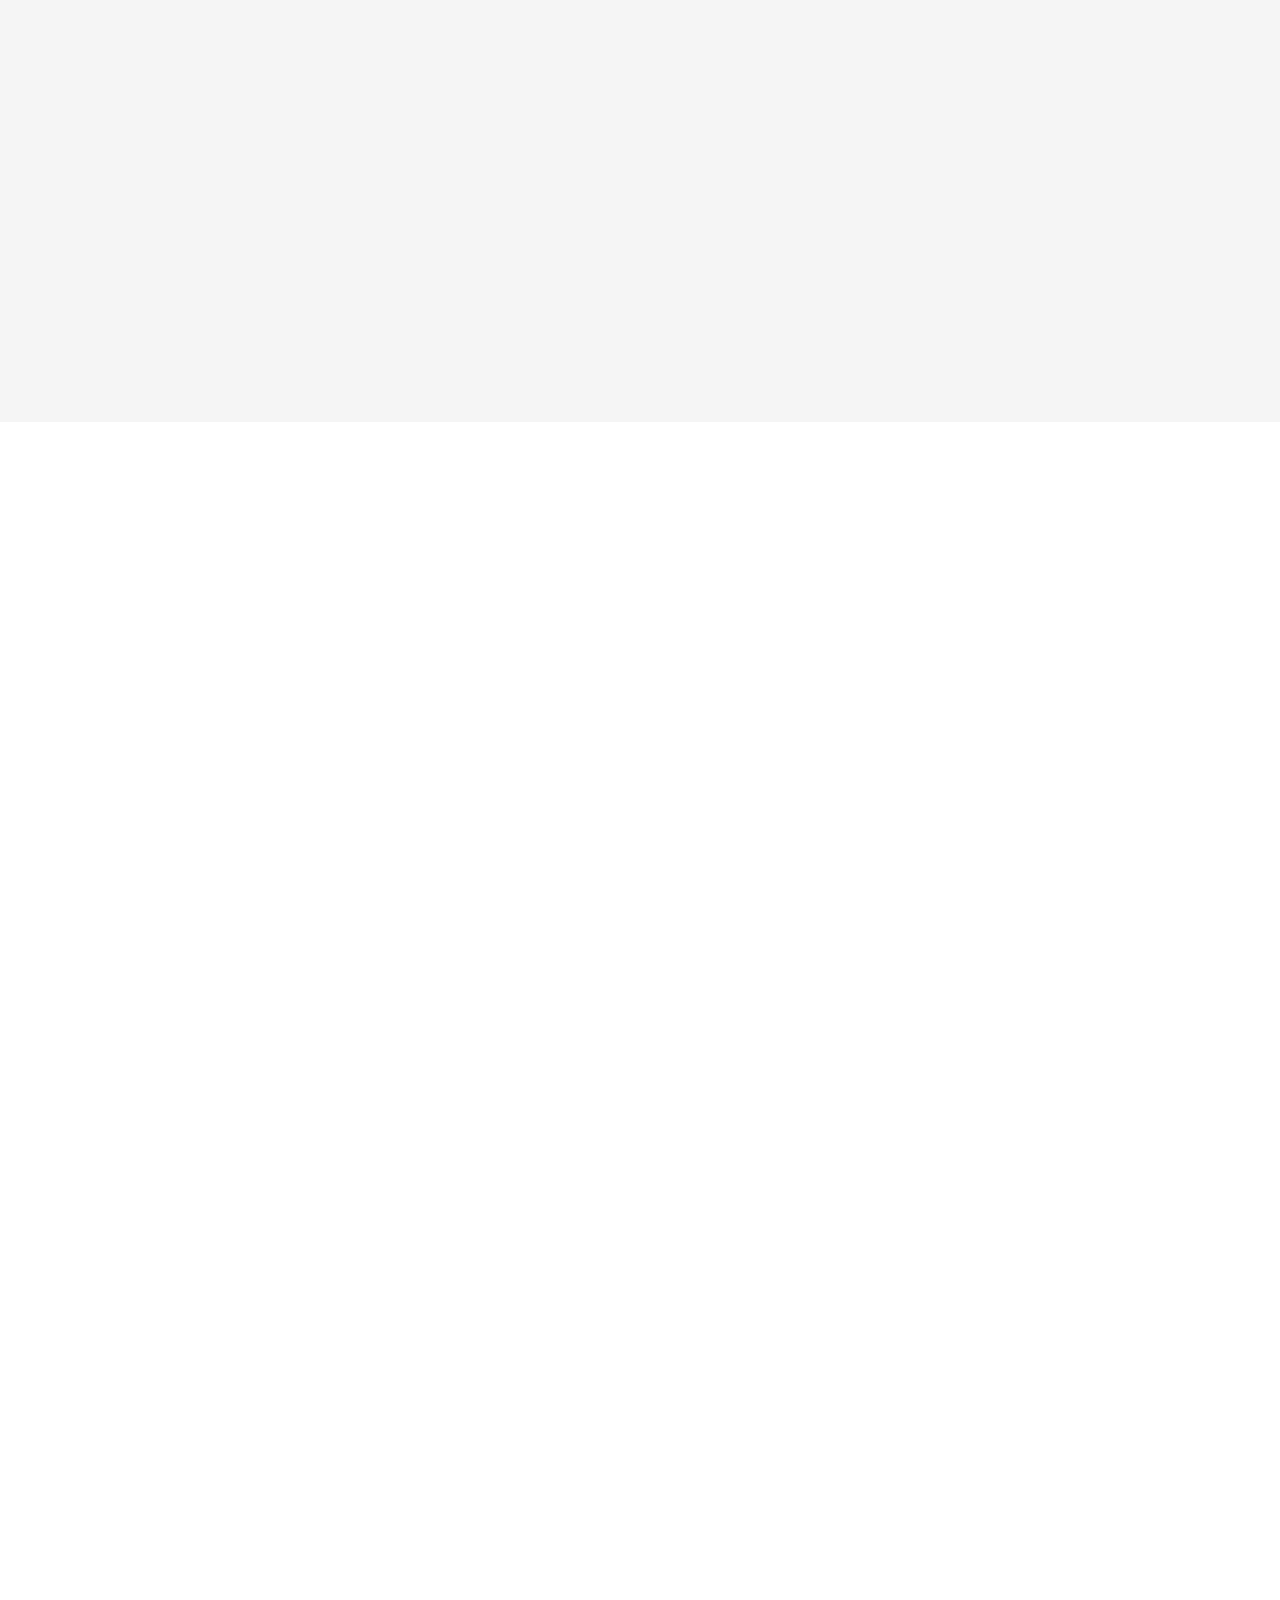
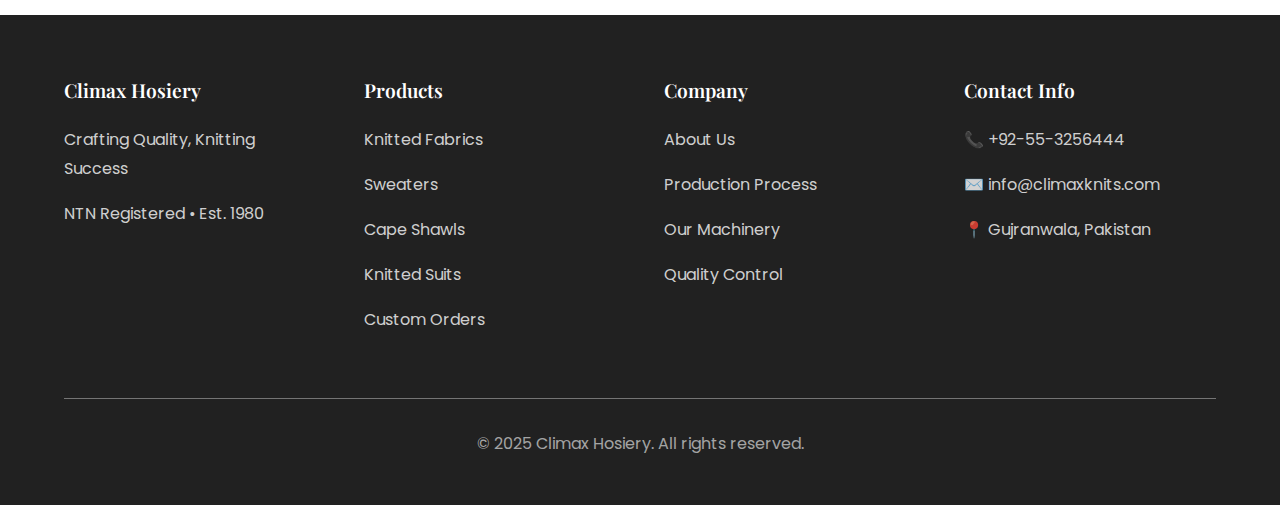
<file: product-sweaters.html>
<!DOCTYPE html>
<html lang="en">
<head>
  <meta charset="UTF-8">
  <meta name="viewport" content="width=device-width, initial-scale=1.0">
  <title>Sweaters - Climax Hosiery | Premium Knitted Sweater Manufacturing</title>
  <meta name="description" content="Expert sweater manufacturing with superior finishing. Custom designs, all sizes, and export quality production for global markets.">
  
  <link rel="stylesheet" href="./css/style.min.css">
  <link rel="stylesheet" href="./css/dark-mode.css">
  <link rel="stylesheet" href="./css/responsive-improvements.css">
  <link rel="icon" href="./assets/images/logo.png" type="image/png">
</head>
<body>
  <header class="header" role="banner">
    <div class="container">
      <div class="header-content">
        <a href="index.html" aria-label="Climax Hosiery Home">
          <img src="./assets/images/logo.png" alt="Climax Hosiery Logo" class="logo">
        </a>
        
        <nav class="nav" role="navigation" aria-label="Main navigation">
          <a href="about.html" class="nav-link">About</a>
          <a href="products.html" class="nav-link">Products</a>
          <a href="production.html" class="nav-link">Production</a>
          <a href="machinery.html" class="nav-link">Machinery</a>
          <a href="quality.html" class="nav-link">Quality</a>
          <a href="contact.html" class="nav-link">Contact</a>
        </nav>
        
        <button class="mobile-menu-btn" aria-label="Toggle mobile menu" aria-expanded="false">☰</button>
      </div>
    </div>
  </header>

  <main style="padding-top: 80px;">
    <!-- Product Hero -->
    <section class="section" role="banner">
      <div class="container">
        <div class="grid grid-2">
          <div class="slide-in-left">
            <h1>Premium Sweaters</h1>
            <p class="hero-tagline">Expertly crafted with superior finishing and attention to detail</p>
            <p>Our sweater collection combines comfort with style, featuring custom designs and all-size availability. From casual to formal designs, each sweater represents our commitment to quality and craftsmanship.</p>
            
            <div class="mt-6">
              <a href="contact.html" class="btn btn-primary btn-large">Order Now</a>
              <a href="#gallery" class="btn btn-outline btn-large ml-4">View Gallery</a>
            </div>
          </div>
          
          <div class="slide-in-right">
            <img src="./assets/images/product-2.jpg" alt="Premium Sweater Collection" style="width: 100%; height: 400px; object-fit: cover; border-radius: var(--border-radius-lg); box-shadow: var(--shadow-lg);">
          </div>
        </div>
      </div>
    </section>

    <!-- Sweater Features -->
    <section class="section" role="region" aria-labelledby="features-title">
      <div class="container">
        <h2 id="features-title" class="section-title fade-in">Sweater Features & Benefits</h2>
        
        <div class="grid grid-3">
          <div class="card fade-in">
            <div class="process-icon">🎨</div>
            <h4>Custom Designs</h4>
            <p>Collaborative design development to bring your vision to life. From classic to contemporary styles, we adapt to your brand requirements.</p>
          </div>

          <div class="card fade-in">
            <div class="process-icon">📏</div>
            <h4>Perfect Sizing</h4>
            <p>Comprehensive size range from XS to 3XL with precise grading and fit optimization for target market preferences.</p>
          </div>

          <div class="card fade-in">
            <div class="process-icon">⭐</div>
            <h4>Superior Finishing</h4>
            <p>Professional linking, seaming, and finishing techniques ensuring durability and premium appearance in every garment.</p>
          </div>
        </div>
      </div>
    </section>

    <!-- Specifications Table -->
    <section class="section bg-gray" role="region" aria-labelledby="specs-table-title">
      <div class="container">
        <h2 id="specs-table-title" class="section-title fade-in">Product Specifications</h2>
        
        <div class="card fade-in">
          <h4>Sweater Technical Details</h4>
          <div style="overflow-x: auto; margin-top: var(--spacing-4);">
            <table style="width: 100%; border-collapse: collapse;">
              <thead>
                <tr style="background: var(--neutral-100);">
                  <th style="padding: var(--spacing-2); text-align: left; border-bottom: 2px solid var(--neutral-300);">Specification</th>
                  <th style="padding: var(--spacing-2); text-align: left; border-bottom: 2px solid var(--neutral-300);">Details</th>
                  <th style="padding: var(--spacing-2); text-align: left; border-bottom: 2px solid var(--neutral-300);">Options</th>
                </tr>
              </thead>
              <tbody>
                <tr>
                  <td style="padding: var(--spacing-2); border-bottom: 1px solid var(--neutral-200);">Yarn Count</td>
                  <td style="padding: var(--spacing-2); border-bottom: 1px solid var(--neutral-200);">2/30, 2/32 standard</td>
                  <td style="padding: var(--spacing-2); border-bottom: 1px solid var(--neutral-200);">Custom counts available</td>
                </tr>
                <tr>
                  <td style="padding: var(--spacing-2); border-bottom: 1px solid var(--neutral-200);">Gauge</td>
                  <td style="padding: var(--spacing-2); border-bottom: 1px solid var(--neutral-200);">7-12 gauge (STOLL typical)</td>
                  <td style="padding: var(--spacing-2); border-bottom: 1px solid var(--neutral-200);">Multiple options</td>
                </tr>
                <tr>
                  <td style="padding: var(--spacing-2); border-bottom: 1px solid var(--neutral-200);">Size Range</td>
                  <td style="padding: var(--spacing-2); border-bottom: 1px solid var(--neutral-200);">XS to 3XL</td>
                  <td style="padding: var(--spacing-2); border-bottom: 1px solid var(--neutral-200);">Custom sizing</td>
                </tr>
                <tr>
                  <td style="padding: var(--spacing-2); border-bottom: 1px solid var(--neutral-200);">Colors</td>
                  <td style="padding: var(--spacing-2); border-bottom: 1px solid var(--neutral-200);">Full range available</td>
                  <td style="padding: var(--spacing-2); border-bottom: 1px solid var(--neutral-200);">Custom color matching</td>
                </tr>
                <tr>
                  <td style="padding: var(--spacing-2);">Finishing</td>
                  <td style="padding: var(--spacing-2);">Professional linking</td>
                  <td style="padding: var(--spacing-2);">Special finishes available</td>
                </tr>
              </tbody>
            </table>
          </div>
        </div>
      </div>
    </section>

    <!-- Product Gallery -->
    <section id="gallery" class="section" role="region" aria-labelledby="gallery-section-title">
      <div class="container">
        <h2 id="gallery-section-title" class="section-title fade-in">Sweater Collection Gallery</h2>
        <div class="gallery fade-in">
          <div class="gallery-item">
            <img src="./assets/images/product-2.jpg" alt="Casual Sweater Design" loading="lazy">
          </div>
          <div class="gallery-item">
            <img src="./assets/images/product-3.jpg" alt="Formal Sweater Style" loading="lazy">
          </div>
          <div class="gallery-item">
            <img src="./assets/images/product-4.jpg" alt="Custom Sweater Pattern" loading="lazy">
          </div>
          <div class="gallery-item">
            <img src="./assets/images/product-5.jpg" alt="Sweater Detail Work" loading="lazy">
          </div>
          <div class="gallery-item">
            <img src="./assets/images/product-6.jpg" alt="Color Variety" loading="lazy">
          </div>
          <div class="gallery-item">
            <img src="./assets/images/product-7.jpg" alt="Size Range Display" loading="lazy">
          </div>
        </div>
      </div>
    </section>

    <!-- Order Information -->
    <section class="section" role="region" aria-labelledby="order-info-title">
      <div class="container">
        <h2 id="order-info-title" class="section-title fade-in">Ordering Information</h2>
        
        <div class="grid grid-2">
          <div class="card slide-in-left">
            <h4>Minimum Order Requirements</h4>
            <p>Our sweater MOQ is negotiable based on design complexity, size range, and customization requirements. We work with both small and large volume orders.</p>
            
            <div class="mt-4">
              <div style="padding: var(--spacing-3); background: var(--neutral-100); border-radius: var(--border-radius); margin-bottom: var(--spacing-2);">
                <strong>Standard Designs:</strong> Flexible minimums
              </div>
              <div style="padding: var(--spacing-3); background: var(--neutral-100); border-radius: var(--border-radius); margin-bottom: var(--spacing-2);">
                <strong>Custom Designs:</strong> Higher minimums for tooling
              </div>
              <div style="padding: var(--spacing-3); background: var(--neutral-100); border-radius: var(--border-radius);">
                <strong>Sample Orders:</strong> Available for evaluation
              </div>
            </div>
          </div>
          
          <div class="card slide-in-right">
            <h4>Production Timeline</h4>
            <p>Efficient production scheduling to meet your delivery requirements while maintaining our quality standards.</p>
            
            <div class="mt-4">
              <div style="padding: var(--spacing-3); background: var(--neutral-100); border-radius: var(--border-radius); margin-bottom: var(--spacing-2);">
                <strong>Samples:</strong> 7 working days
              </div>
              <div style="padding: var(--spacing-3); background: var(--neutral-100); border-radius: var(--border-radius); margin-bottom: var(--spacing-2);">
                <strong>Small Orders:</strong> 7-10 working days
              </div>
              <div style="padding: var(--spacing-3); background: var(--neutral-100); border-radius: var(--border-radius);">
                <strong>Bulk Orders:</strong> 4-6 weeks (depending on yarn sourcing)
              </div>
            </div>
          </div>
        </div>
      </div>
    </section>
  </main>

  <footer class="footer" role="contentinfo">
    <div class="container">
      <div class="footer-content">
        <div class="footer-section">
          <h4>Climax Hosiery</h4>
          <p>Crafting Quality, Knitting Success</p>
          <p>NTN Registered • Est. 1980</p>
        </div>
        
        <div class="footer-section">
          <h4>Products</h4>
          <p><a href="product-fabrics.html">Knitted Fabrics</a></p>
          <p><a href="product-sweaters.html">Sweaters</a></p>
          <p><a href="product-cape-shawls.html">Cape Shawls</a></p>
          <p><a href="product-suits.html">Knitted Suits</a></p>
          <p><a href="product-custom.html">Custom Orders</a></p>
        </div>
        
        <div class="footer-section">
          <h4>Company</h4>
          <p><a href="about.html">About Us</a></p>
          <p><a href="production.html">Production Process</a></p>
          <p><a href="machinery.html">Our Machinery</a></p>
          <p><a href="quality.html">Quality Control</a></p>
        </div>
        
        <div class="footer-section">
          <h4>Contact Info</h4>
          <p>📞 +92-55-3256444</p>
          <p>✉️ info@climaxknits.com</p>
          <p>📍 Gujranwala, Pakistan</p>
        </div>
      </div>
      
      <div class="footer-bottom">
        <p>&copy; 2025 Climax Hosiery. All rights reserved.</p>
      </div>
    </div>
  </footer>

  <script src="./js/enhanced-main.js"></script>
</body>
</html>
</file>
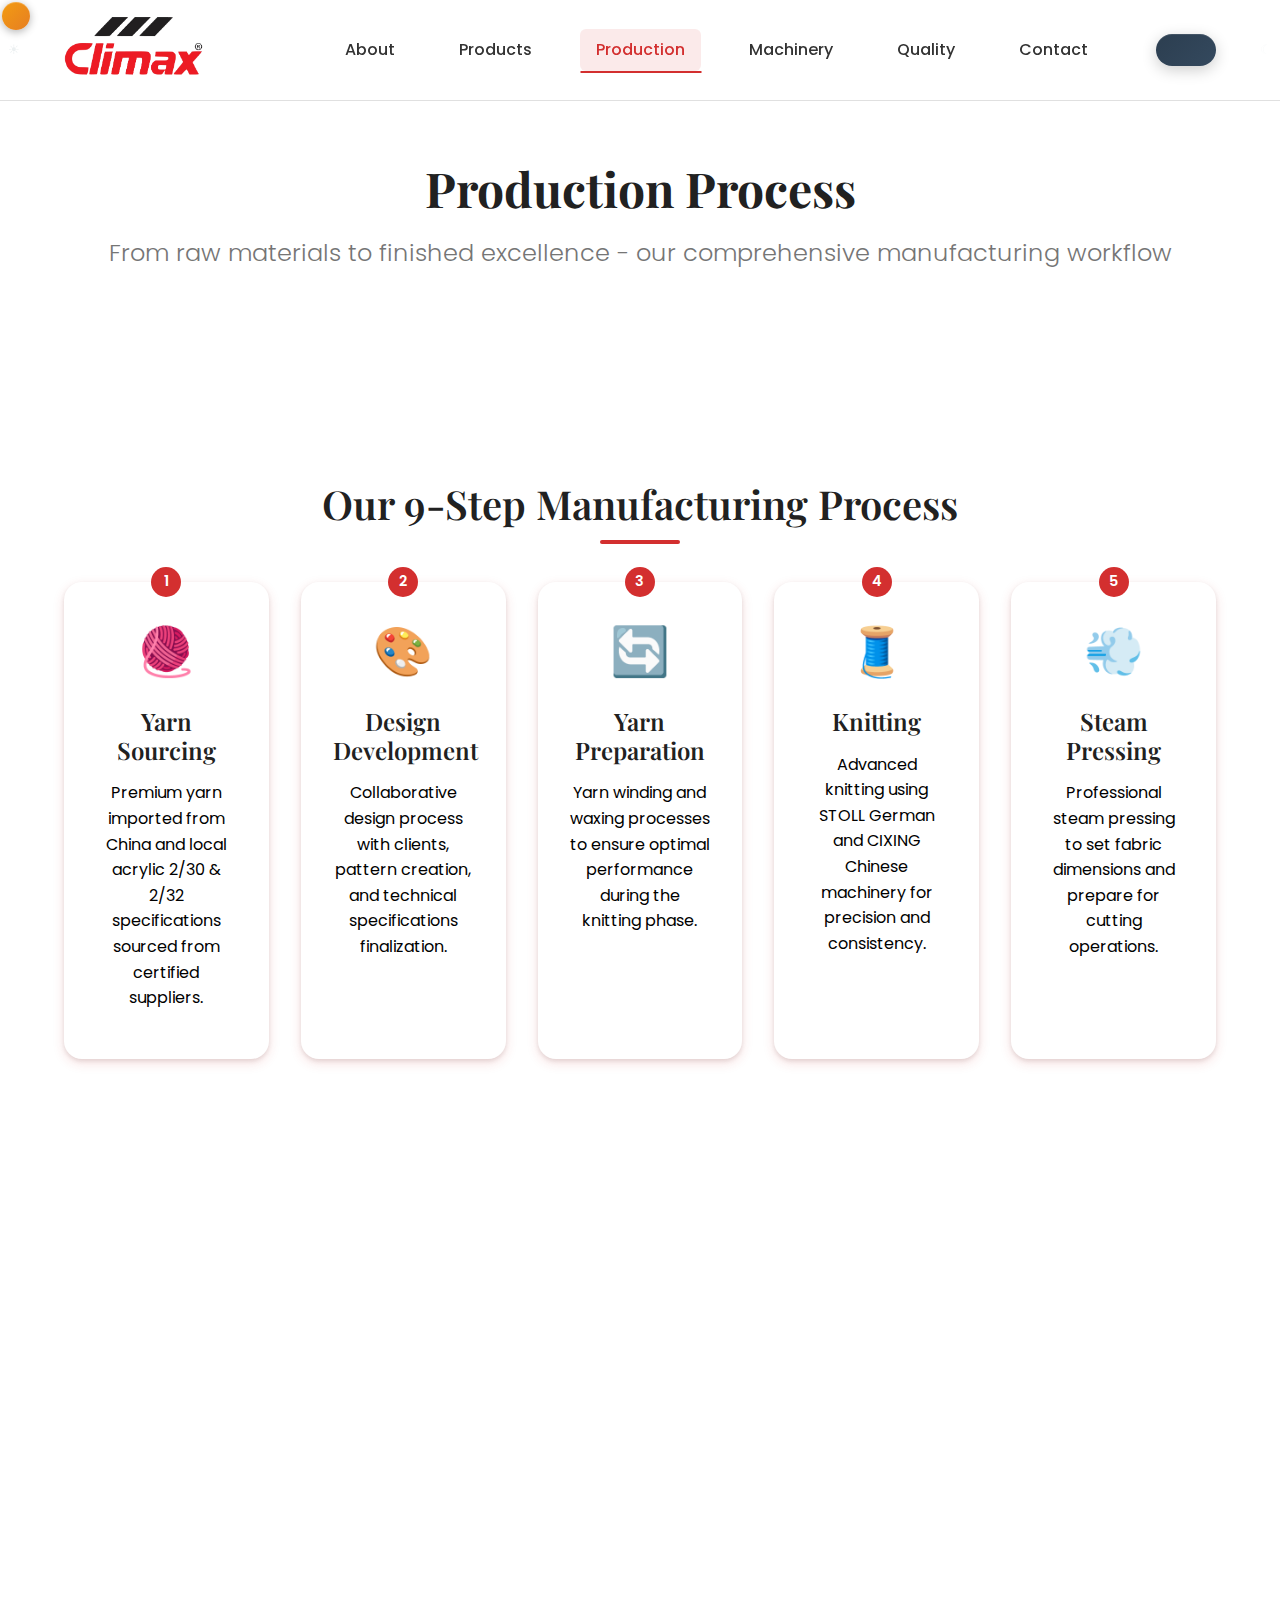
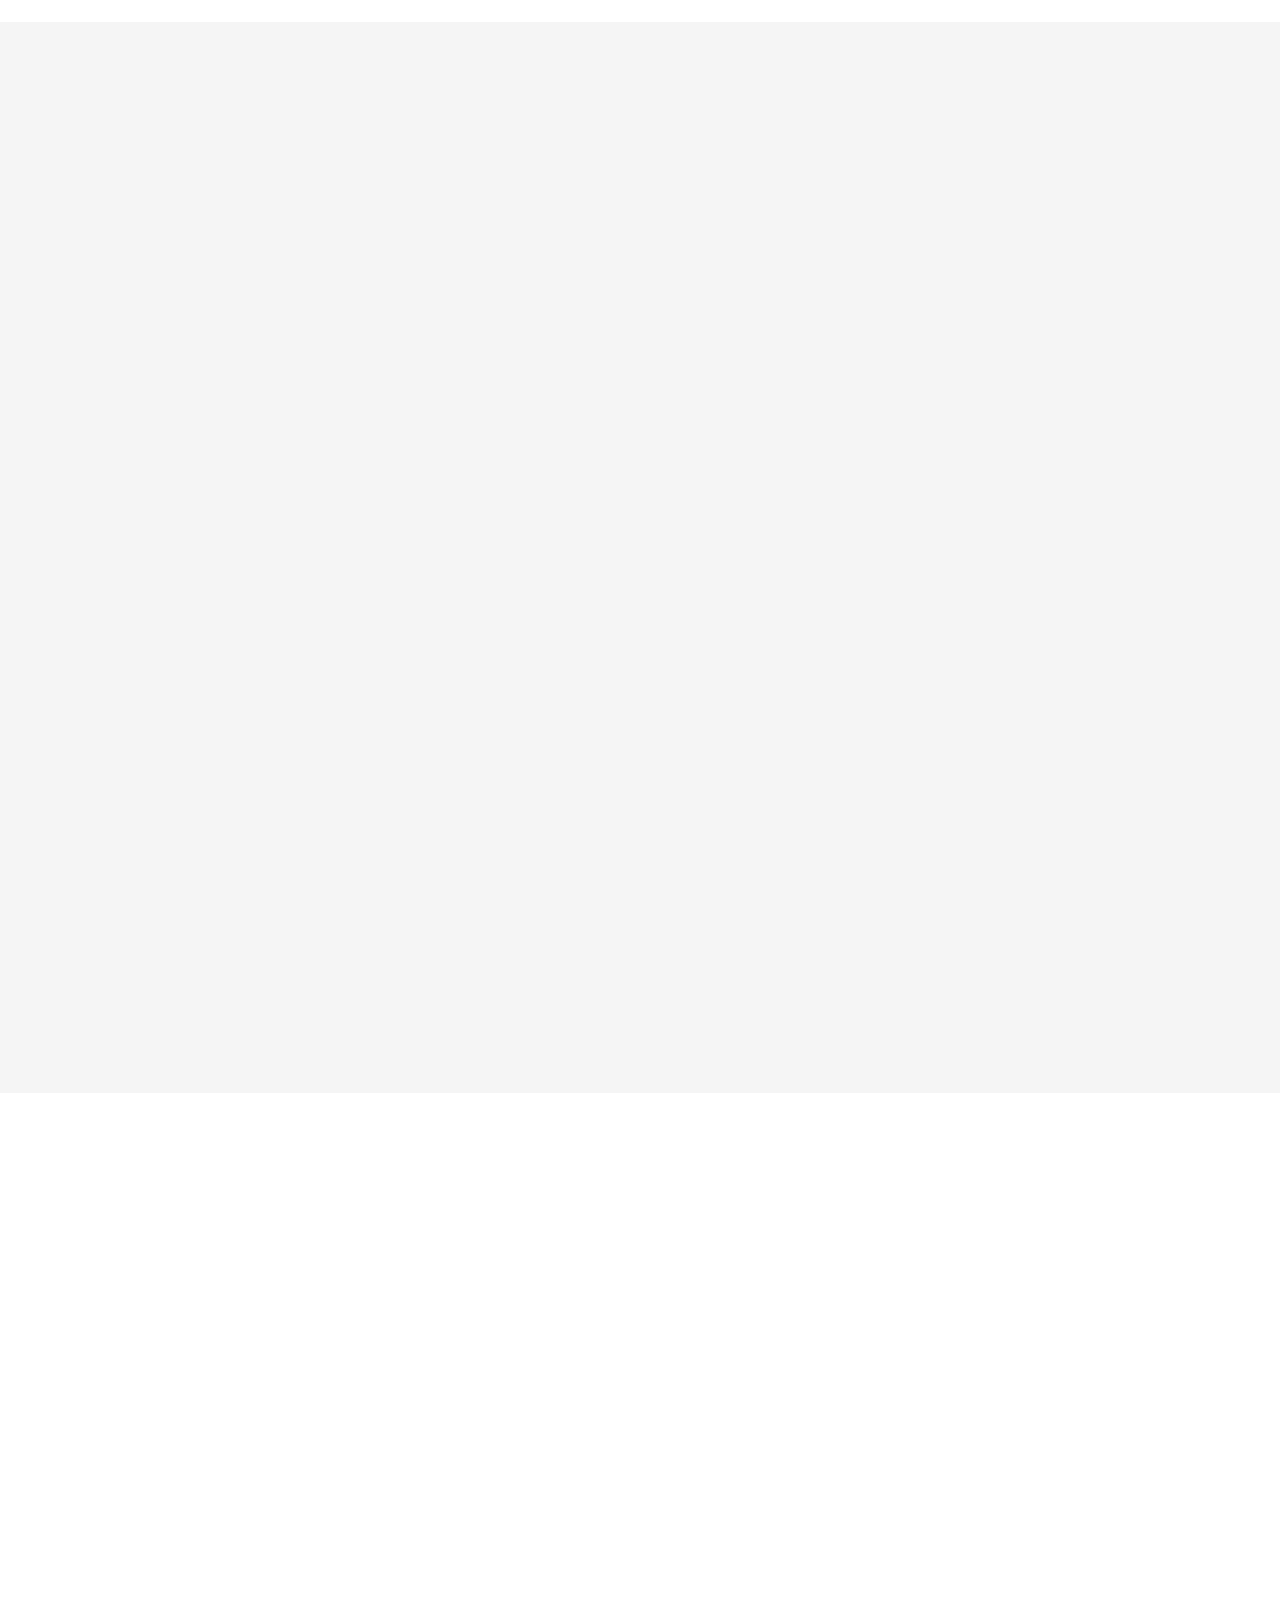
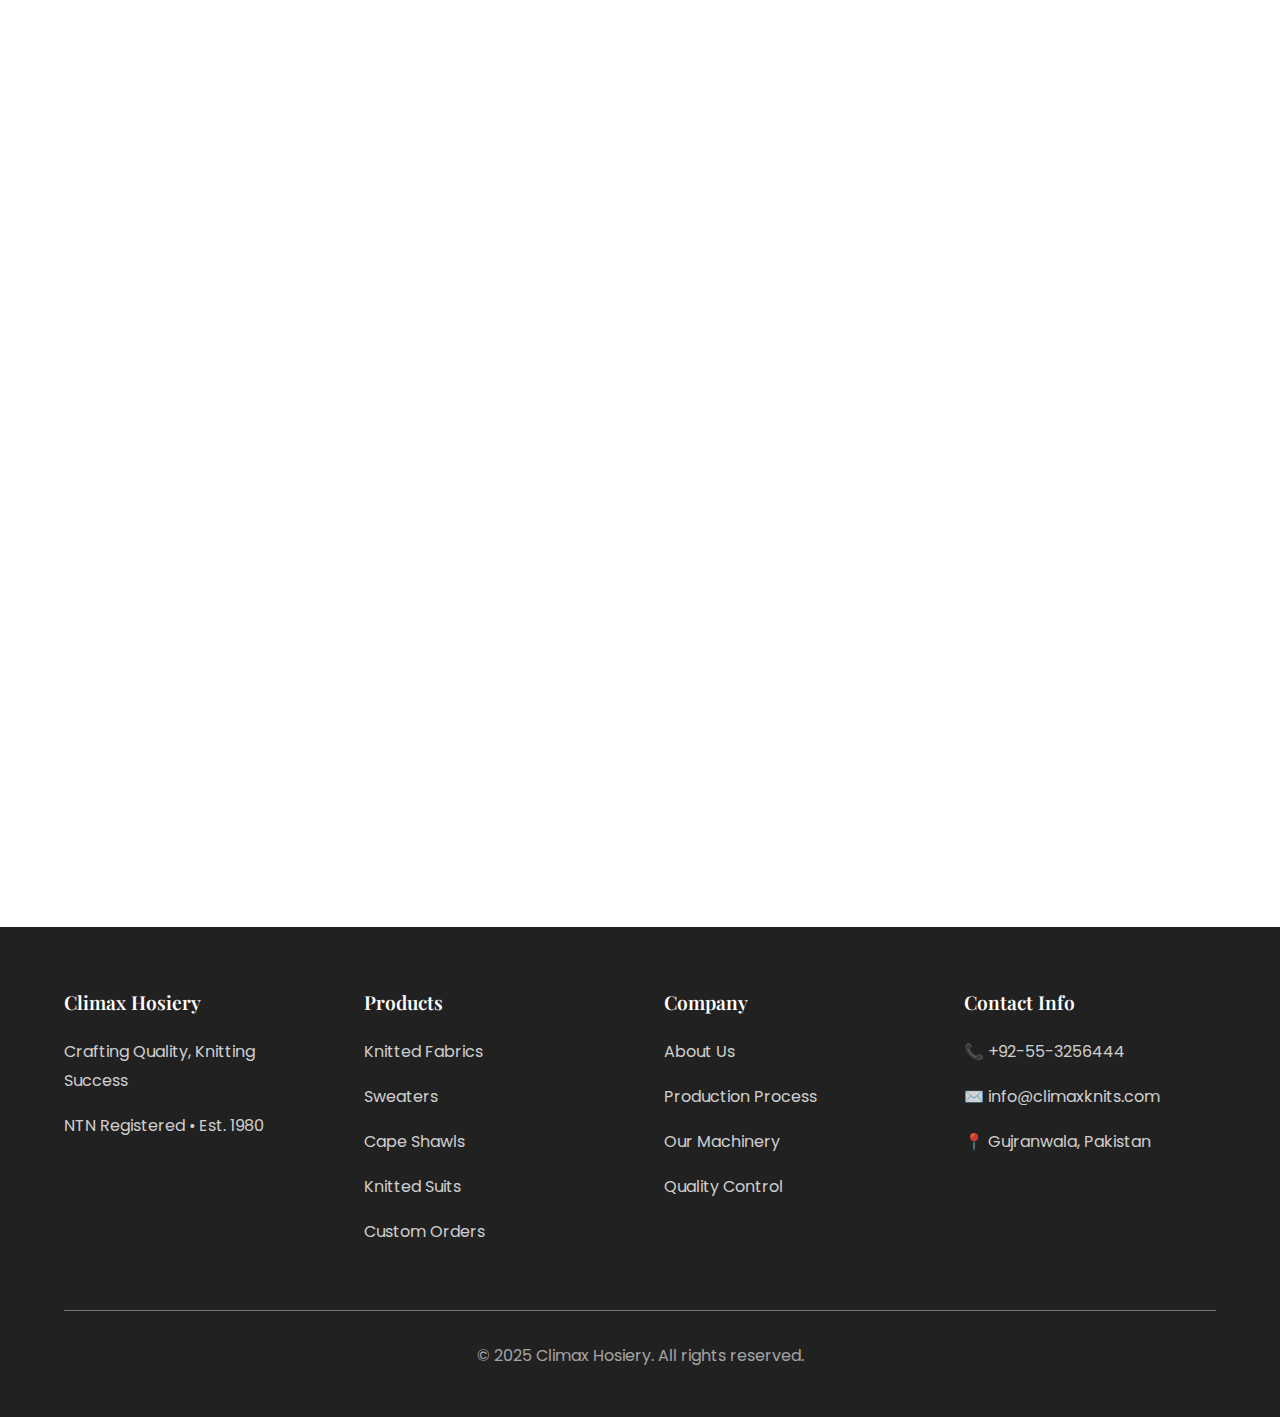
<file: production.html>
<!DOCTYPE html>
<html lang="en">
<head>
  <meta charset="UTF-8">
  <meta name="viewport" content="width=device-width, initial-scale=1.0">
  <title>Production Process - Climax Hosiery | Advanced Manufacturing</title>
  <meta name="description" content="Discover our comprehensive 9-step production process from yarn sourcing to final delivery. Advanced machinery and quality control at every stage.">
  
  <link rel="stylesheet" href="./css/style.min.css">
  <link rel="stylesheet" href="./css/dark-mode.css">
  <link rel="stylesheet" href="./css/responsive-improvements.css">
  <link rel="icon" href="./assets/images/logo.png" type="image/png">
</head>
<body>
  <header class="header" role="banner">
    <div class="container">
      <div class="header-content">
        <a href="index.html" aria-label="Climax Hosiery Home">
          <img src="./assets/images/logo.png" alt="Climax Hosiery Logo" class="logo">
        </a>
        
        <nav class="nav" role="navigation" aria-label="Main navigation">
          <a href="about.html" class="nav-link">About</a>
          <a href="products.html" class="nav-link">Products</a>
          <a href="production.html" class="nav-link active">Production</a>
          <a href="machinery.html" class="nav-link">Machinery</a>
          <a href="quality.html" class="nav-link">Quality</a>
          <a href="contact.html" class="nav-link">Contact</a>
        </nav>
        
        <button class="mobile-menu-btn" aria-label="Toggle mobile menu" aria-expanded="false">☰</button>
      </div>
    </div>
  </header>

  <main style="padding-top: 80px;">
    <!-- Page Hero -->
    <section class="section" role="banner">
      <div class="container">
        <div class="text-center fade-in">
          <h1>Production Process</h1>
          <p class="hero-tagline">From raw materials to finished excellence - our comprehensive manufacturing workflow</p>
        </div>
      </div>
    </section>

    <!-- Production Timeline -->
    <section class="section" role="region" aria-labelledby="process-title">
      <div class="container">
        <h2 id="process-title" class="section-title fade-in">Our 9-Step Manufacturing Process</h2>
        
        <div class="process-grid">
          <div class="process-step fade-in" data-step="1">
            <div class="process-icon">🧶</div>
            <h4>Yarn Sourcing</h4>
            <p>Premium yarn imported from China and local acrylic 2/30 & 2/32 specifications sourced from certified suppliers.</p>
          </div>
          
          <div class="process-step fade-in" data-step="2">
            <div class="process-icon">🎨</div>
            <h4>Design Development</h4>
            <p>Collaborative design process with clients, pattern creation, and technical specifications finalization.</p>
          </div>
          
          <div class="process-step fade-in" data-step="3">
            <div class="process-icon">🔄</div>
            <h4>Yarn Preparation</h4>
            <p>Yarn winding and waxing processes to ensure optimal performance during the knitting phase.</p>
          </div>
          
          <div class="process-step fade-in" data-step="4">
            <div class="process-icon">🧵</div>
            <h4>Knitting</h4>
            <p>Advanced knitting using STOLL German and CIXING Chinese machinery for precision and consistency.</p>
          </div>
          
          <div class="process-step fade-in" data-step="5">
            <div class="process-icon">💨</div>
            <h4>Steam Pressing</h4>
            <p>Professional steam pressing to set fabric dimensions and prepare for cutting operations.</p>
          </div>
          
          <div class="process-step fade-in" data-step="6">
            <div class="process-icon">✂️</div>
            <h4>Cutting</h4>
            <p>Precision cutting following approved patterns and specifications with minimal waste generation.</p>
          </div>
          
          <div class="process-step fade-in" data-step="7">
            <div class="process-icon">🪡</div>
            <h4>Stitching</h4>
            <p>Expert stitching operations using industrial-grade equipment for durability and professional finish.</p>
          </div>
          
          <div class="process-step fade-in" data-step="8">
            <div class="process-icon">🔗</div>
            <h4>Linking</h4>
            <p>Specialized linking processes for seamless garment assembly and enhanced durability.</p>
          </div>
          
          <div class="process-step fade-in" data-step="9">
            <div class="process-icon">📦</div>
            <h4>Packing & Delivery</h4>
            <p>Quality inspection, professional packing, and timely delivery to meet client specifications and deadlines.</p>
          </div>
        </div>
      </div>
    </section>

    <!-- Quality Control Integration -->
    <section class="section bg-gray" role="region" aria-labelledby="qc-title">
      <div class="container">
        <h2 id="qc-title" class="section-title fade-in">Quality Control Throughout Production</h2>
        <div class="grid grid-2">
          <div class="slide-in-left">
            <h3>Inspection Checkpoints</h3>
            <ul style="list-style: none; padding: 0; margin-top: var(--spacing-4);">
              <li style="padding: var(--spacing-2); background: var(--white); margin-bottom: var(--spacing-2); border-radius: var(--border-radius); box-shadow: var(--shadow-sm);">
                <strong>Incoming Materials:</strong> Yarn quality verification and specification compliance
              </li>
              <li style="padding: var(--spacing-2); background: var(--white); margin-bottom: var(--spacing-2); border-radius: var(--border-radius); box-shadow: var(--shadow-sm);">
                <strong>Knitting Stage:</strong> Fabric tension, gauge, and pattern accuracy checks
              </li>
              <li style="padding: var(--spacing-2); background: var(--white); margin-bottom: var(--spacing-2); border-radius: var(--border-radius); box-shadow: var(--shadow-sm);">
                <strong>Processing:</strong> Steam pressing quality and dimensional stability
              </li>
              <li style="padding: var(--spacing-2); background: var(--white); margin-bottom: var(--spacing-2); border-radius: var(--border-radius); box-shadow: var(--shadow-sm);">
                <strong>Assembly:</strong> Stitching quality, seam strength, and alignment verification
              </li>
              <li style="padding: var(--spacing-2); background: var(--white); margin-bottom: var(--spacing-2); border-radius: var(--border-radius); box-shadow: var(--shadow-sm);">
                <strong>Final Inspection:</strong> Complete quality audit before packaging
              </li>
            </ul>
          </div>
          
          <div class="slide-in-right">
            <div class="card">
              <h3>Production Standards</h3>
              <img src="./assets/images/product-7.jpg" alt="Quality Control Process" class="card-image" loading="lazy">
              <div style="padding: var(--spacing-3);">
                <p>Our rigorous quality control system ensures every product meets international export standards. Each step includes documented checkpoints and approval processes.</p>
                <a href="quality.html" class="btn btn-outline mt-4">Quality Details</a>
              </div>
            </div>
          </div>
        </div>
      </div>
    </section>

    <!-- Production Capacity -->
    <section class="section" role="region" aria-labelledby="capacity-title">
      <div class="container">
        <h2 id="capacity-title" class="section-title fade-in">Production Specifications</h2>
        <div class="grid grid-2">
          <div class="card fade-in">
            <h4>Technical Capabilities</h4>
            <div class="mt-4">
              <div style="display: grid; grid-template-columns: 1fr 1fr; gap: var(--spacing-2); margin-bottom: var(--spacing-3);">
                <div style="padding: var(--spacing-2); background: var(--neutral-100); border-radius: 8px;">
                  <strong>Gauge Range:</strong><br>Multiple gauge options
                </div>
                <div style="padding: var(--spacing-2); background: var(--neutral-100); border-radius: 8px;">
                  <strong>Yarn Count:</strong><br>2/30, 2/32 & custom
                </div>
                <div style="padding: var(--spacing-2); background: var(--neutral-100); border-radius: 8px;">
                  <strong>Fabric Weight:</strong><br>Various GSM available
                </div>
                <div style="padding: var(--spacing-2); background: var(--neutral-100); border-radius: 8px;">
                  <strong>Width Options:</strong><br>Standard & custom widths
                </div>
              </div>
              <!-- TODO: Add specific technical specifications -->
              <p class="text-gray"><em>Note: Detailed specifications available upon inquiry</em></p>
            </div>
          </div>
          
          <div class="card fade-in">
            <h4>Order Processing</h4>
            <div class="timeline" style="padding-left: var(--spacing-4); margin-top: var(--spacing-4);">
              <div class="timeline-item">
                <div class="timeline-content" style="margin-left: var(--spacing-2);">
                  <strong>Order Confirmation</strong>
                  <p>Specifications review and production planning</p>
                </div>
              </div>
              <div class="timeline-item">
                <div class="timeline-content" style="margin-left: var(--spacing-2);">
                  <strong>Material Preparation</strong>
                  <p>Yarn sourcing and quality verification</p>
                </div>
              </div>
              <div class="timeline-item">
                <div class="timeline-content" style="margin-left: var(--spacing-2);">
                  <strong>Production & QC</strong>
                  <p>Manufacturing with continuous quality monitoring</p>
                </div>
              </div>
              <div class="timeline-item" style="padding-bottom: 0;">
                <div class="timeline-content" style="margin-left: var(--spacing-2);">
                  <strong>Delivery</strong>
                  <p>Final inspection, packing, and shipment</p>
                </div>
              </div>
            </div>
            
            <div class="mt-6">
              <h5>Production Timelines:</h5>
              <div style="margin-top: var(--spacing-3);">
                <div style="padding: var(--spacing-2); background: var(--neutral-100); border-radius: var(--border-radius); margin-bottom: var(--spacing-2);">
                  <strong>Standard Export Orders:</strong> 45-60 days (if imported yarn required)
                </div>
                <div style="padding: var(--spacing-2); background: var(--neutral-100); border-radius: var(--border-radius); margin-bottom: var(--spacing-2);">
                  <strong>Local Yarn Orders:</strong> 2-4 weeks
                </div>
                <div style="padding: var(--spacing-2); background: var(--neutral-100); border-radius: var(--border-radius);">
                  <strong>Rapid Samples:</strong> ~7 working days
                </div>
              </div>
            </div>
          </div>
        </div>
      </div>
    </section>
  </main>

  <footer class="footer" role="contentinfo">
    <div class="container">
      <div class="footer-content">
        <div class="footer-section">
          <h4>Climax Hosiery</h4>
          <p>Crafting Quality, Knitting Success</p>
          <p>NTN Registered • Est. 1980</p>
        </div>
        
        <div class="footer-section">
          <h4>Products</h4>
          <p><a href="product-fabrics.html">Knitted Fabrics</a></p>
          <p><a href="product-sweaters.html">Sweaters</a></p>
          <p><a href="product-cape-shawls.html">Cape Shawls</a></p>
          <p><a href="product-suits.html">Knitted Suits</a></p>
          <p><a href="product-custom.html">Custom Orders</a></p>
        </div>
        
        <div class="footer-section">
          <h4>Company</h4>
          <p><a href="about.html">About Us</a></p>
          <p><a href="production.html">Production Process</a></p>
          <p><a href="machinery.html">Our Machinery</a></p>
          <p><a href="quality.html">Quality Control</a></p>
        </div>
        
        <div class="footer-section">
          <h4>Contact Info</h4>
          <p>📞 +92-55-3256444</p>
          <p>✉️ info@climaxknits.com</p>
          <p>📍 Gujranwala, Pakistan</p>
        </div>
      </div>
      
      <div class="footer-bottom">
        <p>&copy; 2025 Climax Hosiery. All rights reserved.</p>
      </div>
    </div>
  </footer>

  <script src="./js/enhanced-main.js"></script>
</body>
</html>
</file>
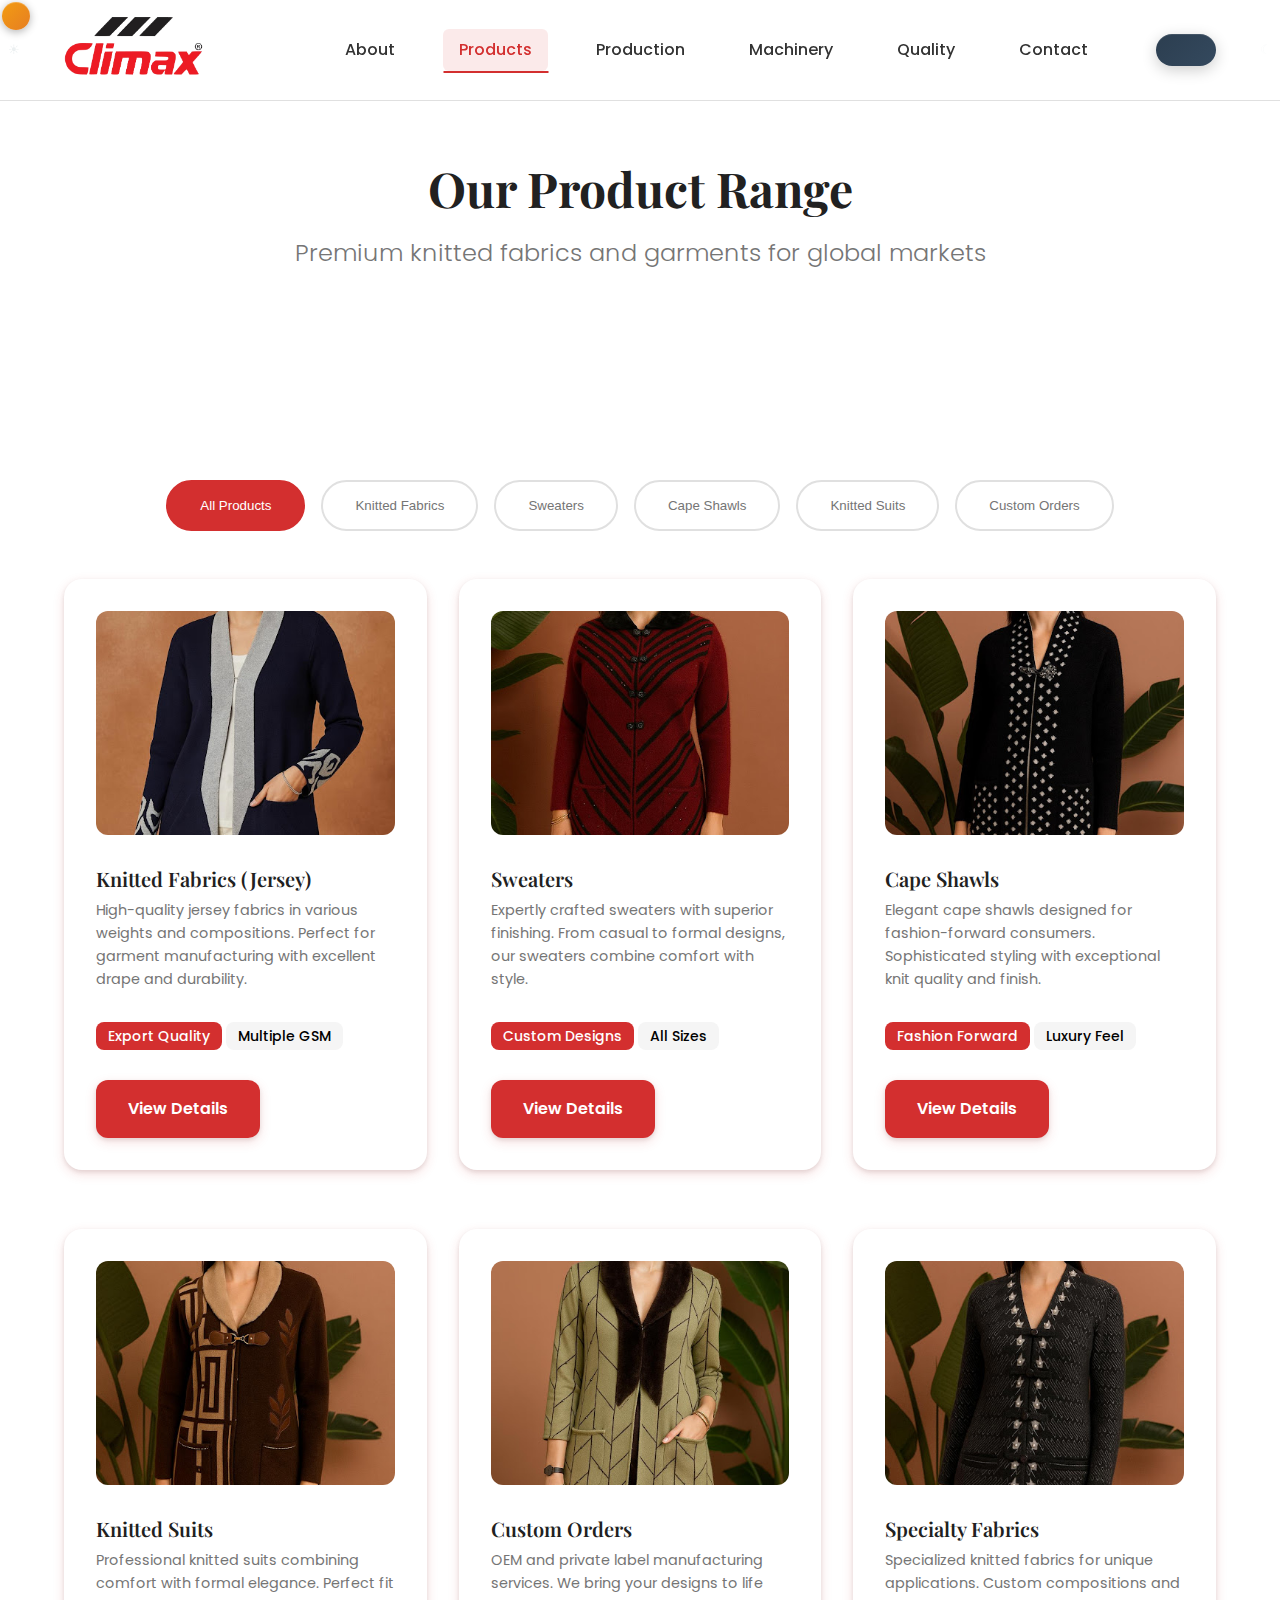
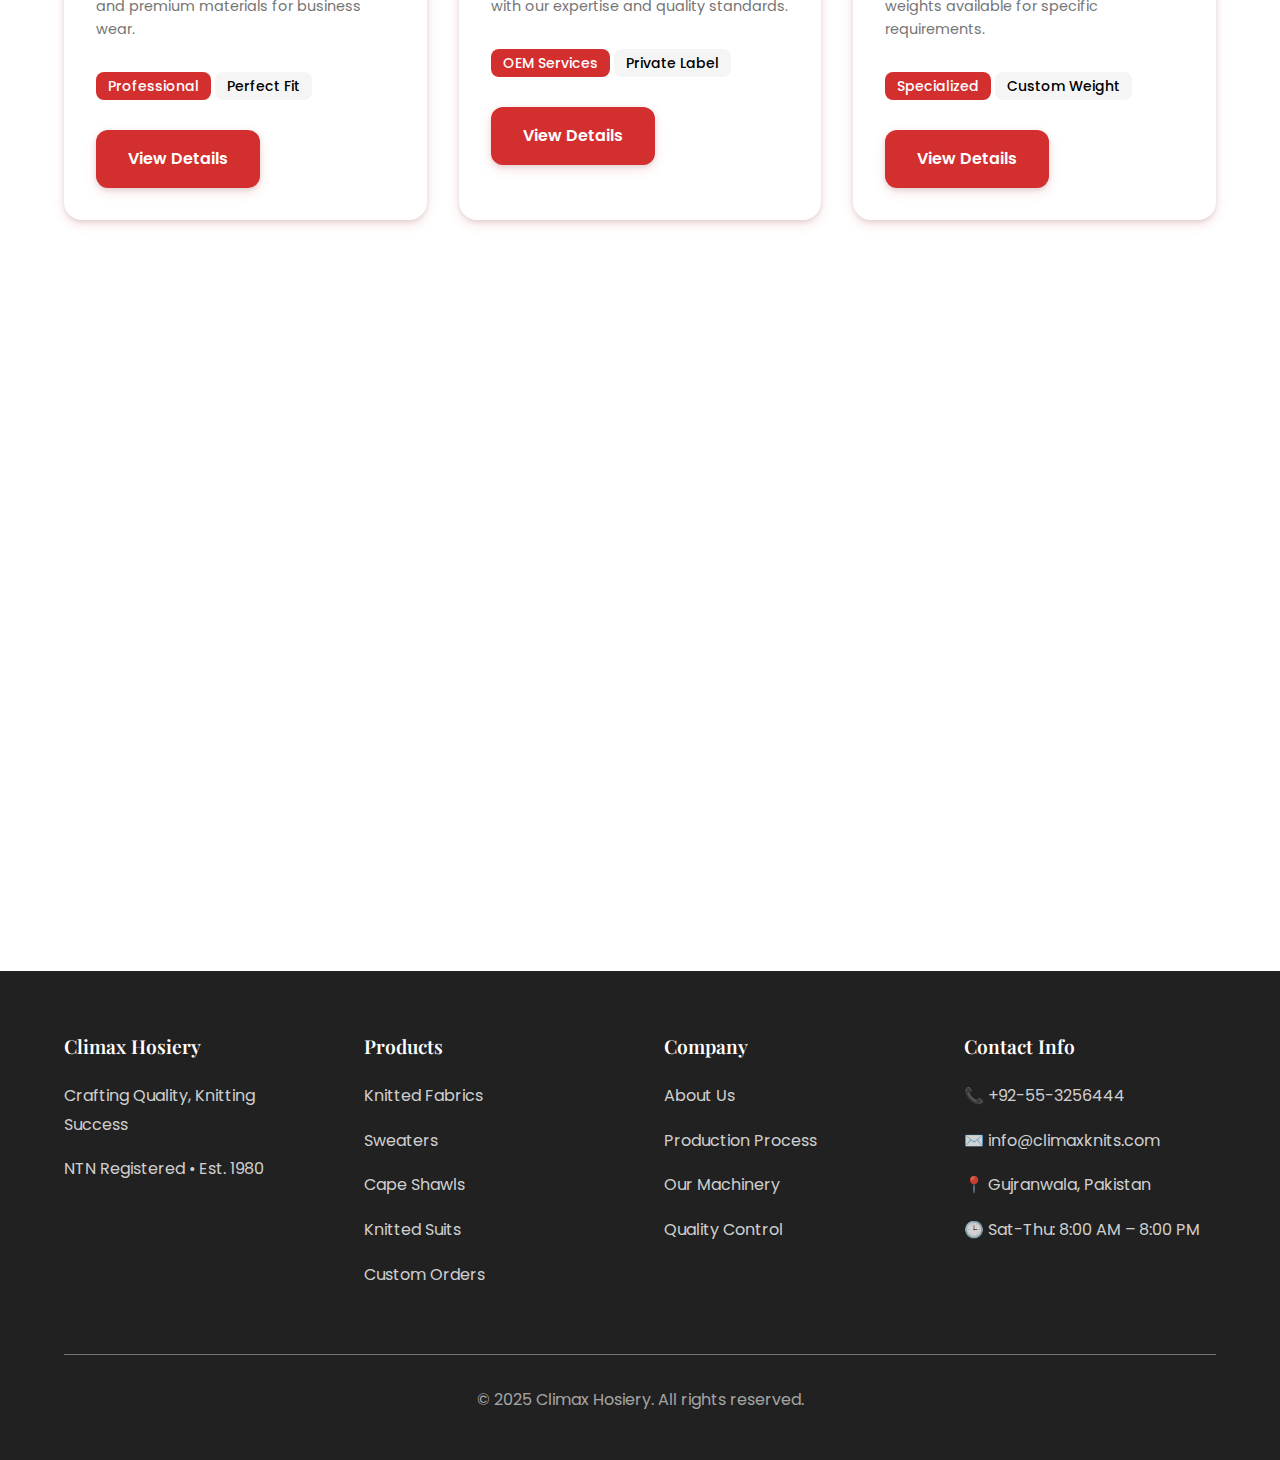
<file: products.html>
<!DOCTYPE html>
<html lang="en">
<head>
  <meta charset="UTF-8">
  <meta name="viewport" content="width=device-width, initial-scale=1.0">
  <title>Products - Climax Hosiery | Premium Knitted Fabrics & Garments</title>
  <meta name="description" content="Explore our comprehensive range of knitted fabrics, sweaters, cape shawls, suits, and custom garments. Export quality manufacturing from Pakistan.">
  
  <link rel="stylesheet" href="./css/style.min.css">
  <link rel="stylesheet" href="./css/dark-mode.css">
  <link rel="stylesheet" href="./css/responsive-improvements.css">
  <link rel="icon" href="./assets/images/logo.png" type="image/png">
</head>
<body>
  <header class="header" role="banner">
    <div class="container">
      <div class="header-content">
        <a href="index.html" aria-label="Climax Hosiery Home">
          <img src="./assets/images/logo.png" alt="Climax Hosiery Logo" class="logo">
        </a>
        
        <nav class="nav" role="navigation" aria-label="Main navigation">
          <a href="about.html" class="nav-link">About</a>
          <a href="products.html" class="nav-link active">Products</a>
          <a href="production.html" class="nav-link">Production</a>
          <a href="machinery.html" class="nav-link">Machinery</a>
          <a href="quality.html" class="nav-link">Quality</a>
          <a href="contact.html" class="nav-link">Contact</a>
        </nav>
        
        <button class="mobile-menu-btn" aria-label="Toggle mobile menu" aria-expanded="false">☰</button>
      </div>
    </div>
  </header>

  <main style="padding-top: 80px;">
    <!-- Page Hero -->
    <section class="section" role="banner">
      <div class="container">
        <div class="text-center fade-in">
          <h1>Our Product Range</h1>
          <p class="hero-tagline">Premium knitted fabrics and garments for global markets</p>
        </div>
      </div>
    </section>

    <!-- Product Filters -->
    <section class="section" role="region" aria-labelledby="products-title">
      <div class="container">
        <div class="filter-tabs fade-in">
          <button class="filter-btn active" data-filter="all">All Products</button>
          <button class="filter-btn" data-filter="fabrics">Knitted Fabrics</button>
          <button class="filter-btn" data-filter="sweaters">Sweaters</button>
          <button class="filter-btn" data-filter="shawls">Cape Shawls</button>
          <button class="filter-btn" data-filter="suits">Knitted Suits</button>
          <button class="filter-btn" data-filter="custom">Custom Orders</button>
        </div>

        <div class="product-grid">
          <article class="card product-card visible fade-in" data-category="fabrics">
            <img src="./assets/images/product-1.jpg" alt="Premium Knitted Fabrics" class="card-image" loading="lazy">
            <div class="card-content">
              <h3 class="card-title">Knitted Fabrics (Jersey)</h3>
              <p class="card-text">High-quality jersey fabrics in various weights and compositions. Perfect for garment manufacturing with excellent drape and durability.</p>
              <div class="mt-4">
                <span class="badge bg-red">Export Quality</span>
                <span class="badge bg-gray ml-2">Multiple GSM</span>
              </div>
              <a href="product-fabrics.html" class="btn btn-primary mt-4">View Details</a>
            </div>
          </article>

          <article class="card product-card visible fade-in" data-category="sweaters">
            <img src="./assets/images/product-2.jpg" alt="Premium Sweaters" class="card-image" loading="lazy">
            <div class="card-content">
              <h3 class="card-title">Sweaters</h3>
              <p class="card-text">Expertly crafted sweaters with superior finishing. From casual to formal designs, our sweaters combine comfort with style.</p>
              <div class="mt-4">
                <span class="badge bg-red">Custom Designs</span>
                <span class="badge bg-gray ml-2">All Sizes</span>
              </div>
              <a href="product-sweaters.html" class="btn btn-primary mt-4">View Details</a>
            </div>
          </article>

          <article class="card product-card visible fade-in" data-category="shawls">
            <img src="./assets/images/product-3.jpg" alt="Elegant Cape Shawls" class="card-image" loading="lazy">
            <div class="card-content">
              <h3 class="card-title">Cape Shawls</h3>
              <p class="card-text">Elegant cape shawls designed for fashion-forward consumers. Sophisticated styling with exceptional knit quality and finish.</p>
              <div class="mt-4">
                <span class="badge bg-red">Fashion Forward</span>
                <span class="badge bg-gray ml-2">Luxury Feel</span>
              </div>
              <a href="product-cape-shawls.html" class="btn btn-primary mt-4">View Details</a>
            </div>
          </article>

          <article class="card product-card visible fade-in" data-category="suits">
            <img src="./assets/images/product-4.jpg" alt="Professional Knitted Suits" class="card-image" loading="lazy">
            <div class="card-content">
              <h3 class="card-title">Knitted Suits</h3>
              <p class="card-text">Professional knitted suits combining comfort with formal elegance. Perfect fit and premium materials for business wear.</p>
              <div class="mt-4">
                <span class="badge bg-red">Professional</span>
                <span class="badge bg-gray ml-2">Perfect Fit</span>
              </div>
              <a href="product-suits.html" class="btn btn-primary mt-4">View Details</a>
            </div>
          </article>

          <article class="card product-card visible fade-in" data-category="custom">
            <img src="./assets/images/product-5.jpg" alt="Custom Manufacturing" class="card-image" loading="lazy">
            <div class="card-content">
              <h3 class="card-title">Custom Orders</h3>
              <p class="card-text">OEM and private label manufacturing services. We bring your designs to life with our expertise and quality standards.</p>
              <div class="mt-4">
                <span class="badge bg-red">OEM Services</span>
                <span class="badge bg-gray ml-2">Private Label</span>
              </div>
              <a href="product-custom.html" class="btn btn-primary mt-4">View Details</a>
            </div>
          </article>

          <article class="card product-card visible fade-in" data-category="fabrics">
            <img src="./assets/images/product-6.jpg" alt="Specialty Fabrics" class="card-image" loading="lazy">
            <div class="card-content">
              <h3 class="card-title">Specialty Fabrics</h3>
              <p class="card-text">Specialized knitted fabrics for unique applications. Custom compositions and weights available for specific requirements.</p>
              <div class="mt-4">
                <span class="badge bg-red">Specialized</span>
                <span class="badge bg-gray ml-2">Custom Weight</span>
              </div>
              <a href="product-fabrics.html" class="btn btn-primary mt-4">View Details</a>
            </div>
          </article>
        </div>
      </div>
    </section>

    <!-- Manufacturing Capabilities -->
    <section class="section" role="region" aria-labelledby="capabilities-title">
      <div class="container">
        <h2 id="capabilities-title" class="section-title fade-in">Manufacturing Capabilities</h2>
        <div class="grid grid-3">
          <div class="card slide-in-left">
            <h4>Production Capacity</h4>
            <ul style="list-style: none; padding: 0;">
              <li style="padding: 8px 0; border-bottom: 1px solid var(--neutral-200);">
                <strong>Annual Capacity:</strong> 50,000-60,000 pieces
              </li>
              <li style="padding: 8px 0; border-bottom: 1px solid var(--neutral-200);">
                <strong>Workforce:</strong> 50+ skilled employees
              </li>
              <li style="padding: 8px 0; border-bottom: 1px solid var(--neutral-200);">
                <strong>Operating Hours:</strong> Sat-Thu 8 AM - 8 PM
              </li>
              <li style="padding: 8px 0;">
                <strong>Quality System:</strong> Comprehensive QC process
              </li>
            </ul>
          </div>
          
          <div class="card fade-in">
            <h4>Raw Materials</h4>
            <ul style="list-style: none; padding: 0;">
              <li style="padding: 8px 0; border-bottom: 1px solid var(--neutral-200);">
                <strong>Imported Yarn:</strong> Premium quality from China
              </li>
              <li style="padding: 8px 0; border-bottom: 1px solid var(--neutral-200);">
                <strong>Local Acrylic:</strong> 2/30 & 2/32 specifications
              </li>
              <li style="padding: 8px 0; border-bottom: 1px solid var(--neutral-200);">
                <strong>Sourcing:</strong> Certified suppliers only
              </li>
              <li style="padding: 8px 0;">
                <strong>Quality Control:</strong> Incoming material inspection
              </li>
            </ul>
          </div>
          
          <div class="card slide-in-right">
            <h4>Business Terms</h4>
            <ul style="list-style: none; padding: 0;">
              <li style="padding: 8px 0; border-bottom: 1px solid var(--neutral-200);">
                <strong>MOQ:</strong> 200 pcs export, 50 pcs domestic (negotiable)
              </li>
              <li style="padding: 8px 0; border-bottom: 1px solid var(--neutral-200);">
                <strong>Sample Time:</strong> ~7 working days
              </li>
              <li style="padding: 8px 0; border-bottom: 1px solid var(--neutral-200);">
                <strong>Payment:</strong> 50% deposit, balance on delivery
              </li>
              <li style="padding: 8px 0;">
                <strong>References:</strong> Available on request
              </li>
            </ul>
          </div>
        </div>
      </div>
    </section>
  </main>

  <footer class="footer" role="contentinfo">
    <div class="container">
      <div class="footer-content">
        <div class="footer-section">
          <h4>Climax Hosiery</h4>
          <p>Crafting Quality, Knitting Success</p>
          <p>NTN Registered • Est. 1980</p>
        </div>
        
        <div class="footer-section">
          <h4>Products</h4>
          <p><a href="product-fabrics.html">Knitted Fabrics</a></p>
          <p><a href="product-sweaters.html">Sweaters</a></p>
          <p><a href="product-cape-shawls.html">Cape Shawls</a></p>
          <p><a href="product-suits.html">Knitted Suits</a></p>
          <p><a href="product-custom.html">Custom Orders</a></p>
        </div>
        
        <div class="footer-section">
          <h4>Company</h4>
          <p><a href="about.html">About Us</a></p>
          <p><a href="production.html">Production Process</a></p>
          <p><a href="machinery.html">Our Machinery</a></p>
          <p><a href="quality.html">Quality Control</a></p>
        </div>
        
        <div class="footer-section">
          <h4>Contact Info</h4>
          <p>📞 +92-55-3256444</p>
          <p>✉️ info@climaxknits.com</p>
          <p>📍 Gujranwala, Pakistan</p>
          <p>🕒 Sat-Thu: 8:00 AM – 8:00 PM</p>
        </div>
      </div>
      
      <div class="footer-bottom">
        <p>&copy; 2025 Climax Hosiery. All rights reserved.</p>
      </div>
    </div>
  </footer>

  <script src="./js/enhanced-main.js"></script>
</body>
</html>
</file>
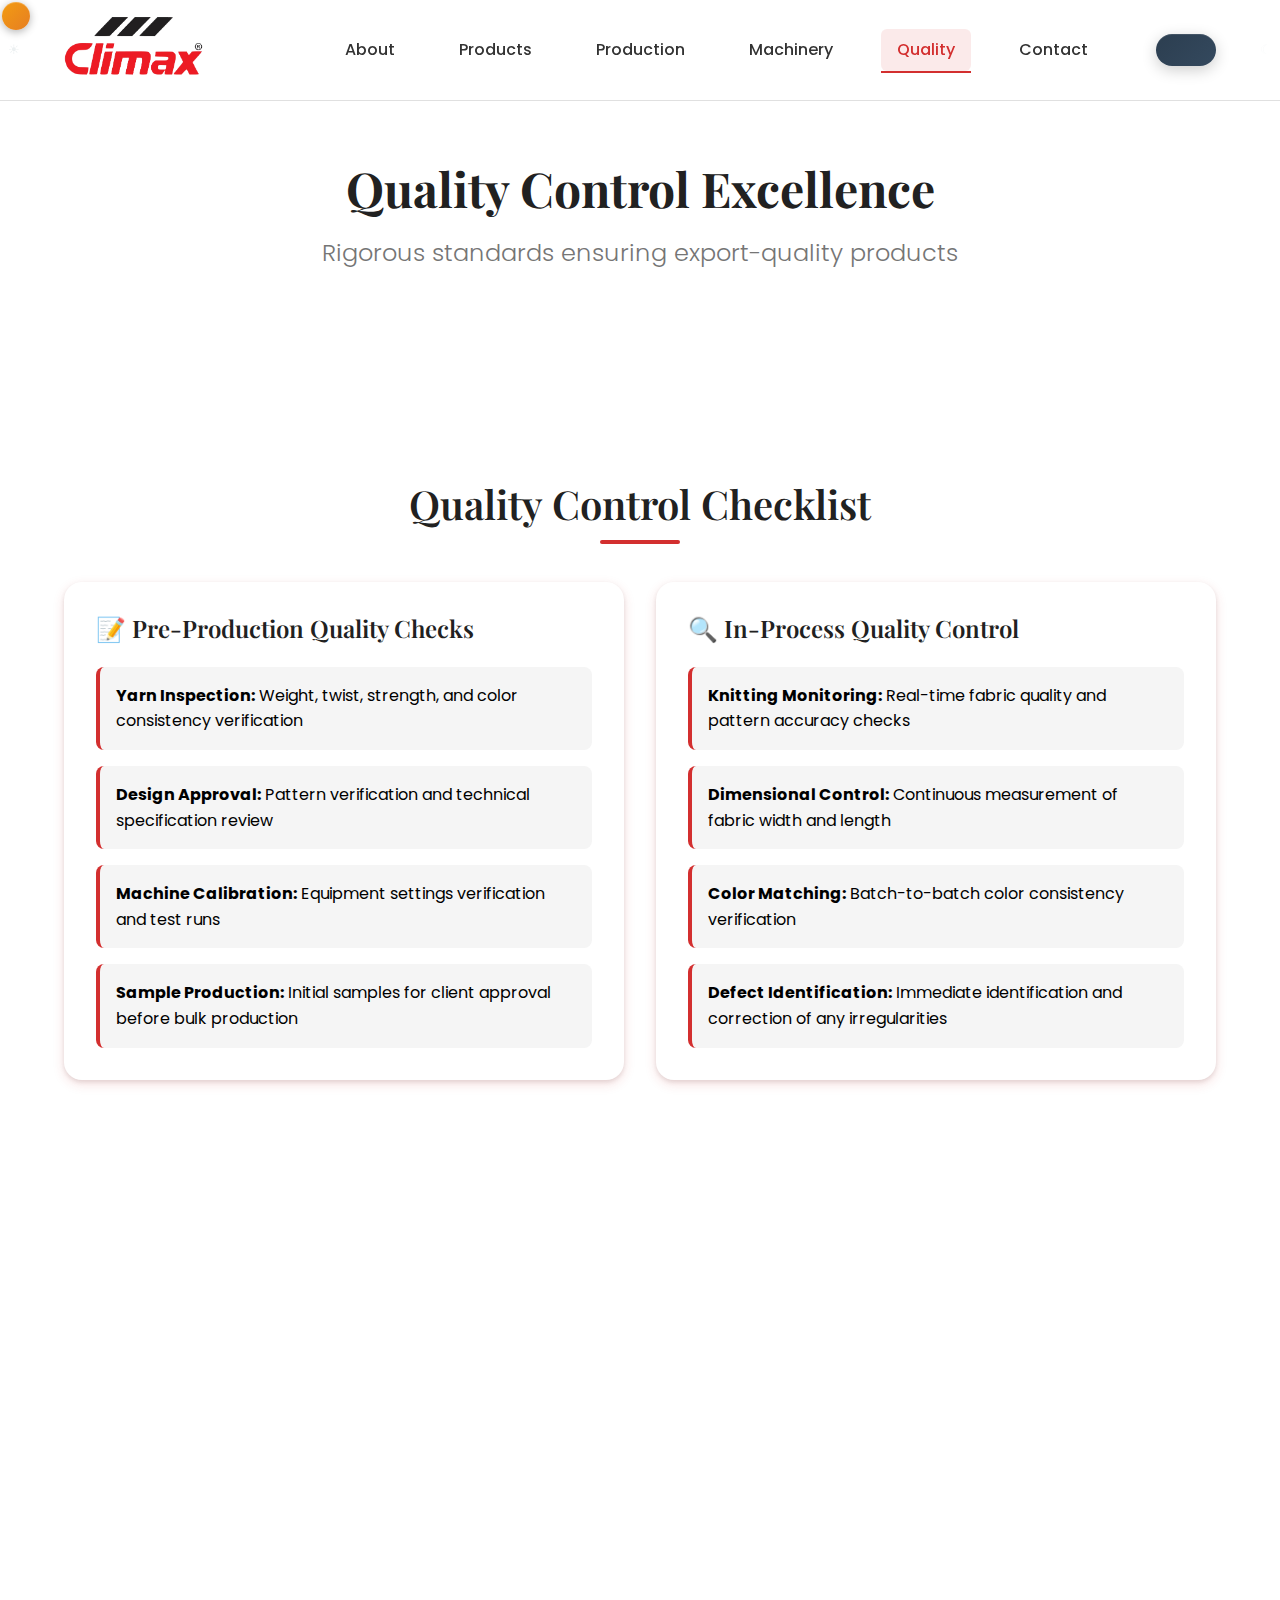
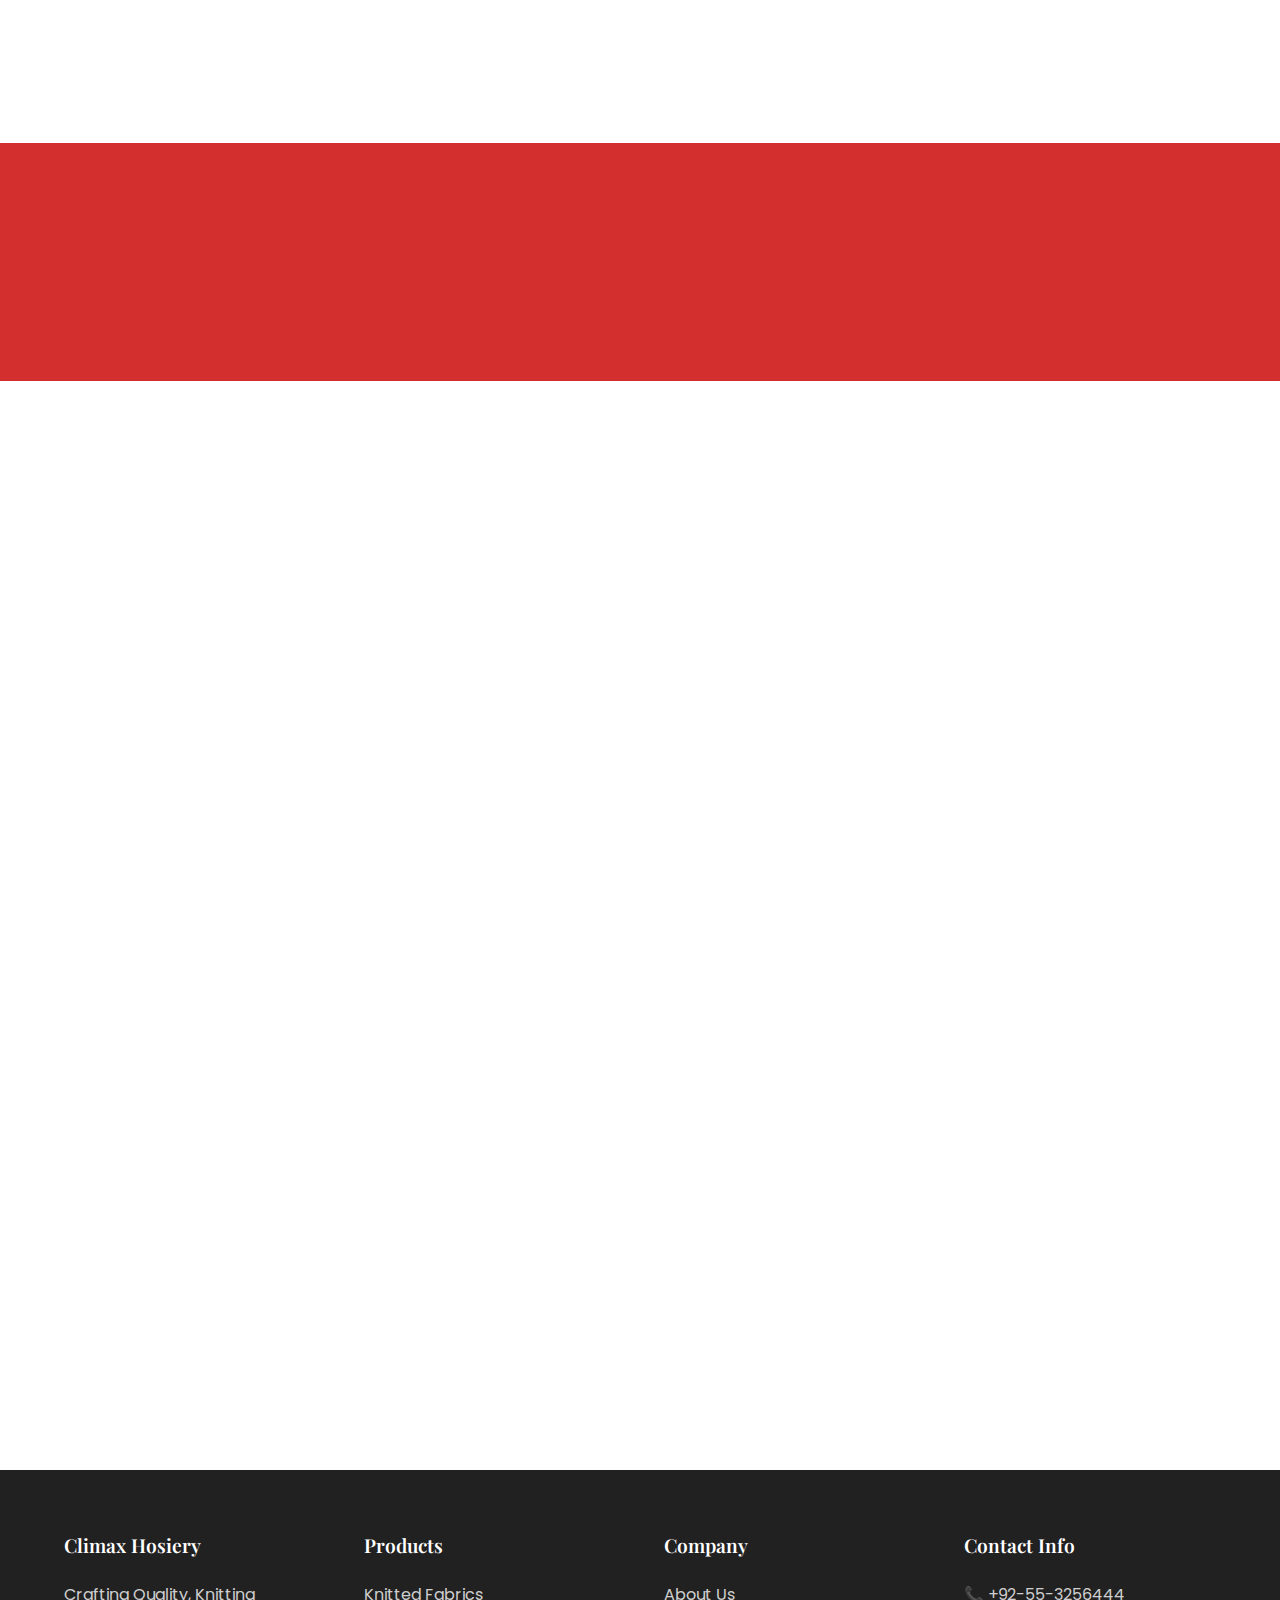
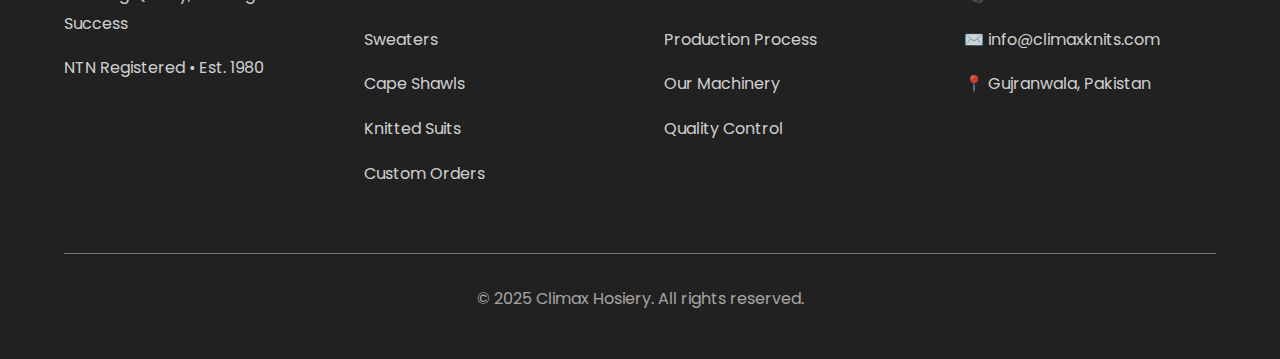
<file: quality.html>
<!DOCTYPE html>
<html lang="en">
<head>
  <meta charset="UTF-8">
  <meta name="viewport" content="width=device-width, initial-scale=1.0">
  <title>Quality Control - Climax Hosiery | Export Standard Manufacturing</title>
  <meta name="description" content="Learn about our comprehensive quality control processes ensuring export-standard products. Rigorous testing and inspection at every production stage.">
  
  <link rel="stylesheet" href="./css/style.min.css">
  <link rel="stylesheet" href="./css/dark-mode.css">
  <link rel="stylesheet" href="./css/responsive-improvements.css">
  <link rel="icon" href="./assets/images/logo.png" type="image/png">
</head>
<body>
  <header class="header" role="banner">
    <div class="container">
      <div class="header-content">
        <a href="index.html" aria-label="Climax Hosiery Home">
          <img src="./assets/images/logo.png" alt="Climax Hosiery Logo" class="logo">
        </a>
        
        <nav class="nav" role="navigation" aria-label="Main navigation">
          <a href="about.html" class="nav-link">About</a>
          <a href="products.html" class="nav-link">Products</a>
          <a href="production.html" class="nav-link">Production</a>
          <a href="machinery.html" class="nav-link">Machinery</a>
          <a href="quality.html" class="nav-link active">Quality</a>
          <a href="contact.html" class="nav-link">Contact</a>
        </nav>
        
        <button class="mobile-menu-btn" aria-label="Toggle mobile menu" aria-expanded="false">☰</button>
      </div>
    </div>
  </header>

  <main style="padding-top: 80px;">
    <!-- Page Hero -->
    <section class="section" role="banner">
      <div class="container">
        <div class="text-center fade-in">
          <h1>Quality Control Excellence</h1>
          <p class="hero-tagline">Rigorous standards ensuring export-quality products</p>
        </div>
      </div>
    </section>

    <!-- QC Checklist Cards -->
    <section class="section" role="region" aria-labelledby="qc-checklist">
      <div class="container">
        <h2 id="qc-checklist" class="section-title fade-in">Quality Control Checklist</h2>
        
        <div class="grid grid-2">
          <div class="card slide-in-left">
            <h4>📝 Pre-Production Quality Checks</h4>
            <ul style="list-style: none; padding: 0; margin-top: var(--spacing-3);">
              <li style="padding: var(--spacing-2); background: var(--neutral-100); margin-bottom: var(--spacing-2); border-radius: 8px; border-left: 4px solid var(--primary-red);">
                <strong>Yarn Inspection:</strong> Weight, twist, strength, and color consistency verification
              </li>
              <li style="padding: var(--spacing-2); background: var(--neutral-100); margin-bottom: var(--spacing-2); border-radius: 8px; border-left: 4px solid var(--primary-red);">
                <strong>Design Approval:</strong> Pattern verification and technical specification review
              </li>
              <li style="padding: var(--spacing-2); background: var(--neutral-100); margin-bottom: var(--spacing-2); border-radius: 8px; border-left: 4px solid var(--primary-red);">
                <strong>Machine Calibration:</strong> Equipment settings verification and test runs
              </li>
              <li style="padding: var(--spacing-2); background: var(--neutral-100); border-radius: 8px; border-left: 4px solid var(--primary-red);">
                <strong>Sample Production:</strong> Initial samples for client approval before bulk production
              </li>
            </ul>
          </div>

          <div class="card slide-in-right">
            <h4>🔍 In-Process Quality Control</h4>
            <ul style="list-style: none; padding: 0; margin-top: var(--spacing-3);">
              <li style="padding: var(--spacing-2); background: var(--neutral-100); margin-bottom: var(--spacing-2); border-radius: 8px; border-left: 4px solid var(--primary-red);">
                <strong>Knitting Monitoring:</strong> Real-time fabric quality and pattern accuracy checks
              </li>
              <li style="padding: var(--spacing-2); background: var(--neutral-100); margin-bottom: var(--spacing-2); border-radius: 8px; border-left: 4px solid var(--primary-red);">
                <strong>Dimensional Control:</strong> Continuous measurement of fabric width and length
              </li>
              <li style="padding: var(--spacing-2); background: var(--neutral-100); margin-bottom: var(--spacing-2); border-radius: 8px; border-left: 4px solid var(--primary-red);">
                <strong>Color Matching:</strong> Batch-to-batch color consistency verification
              </li>
              <li style="padding: var(--spacing-2); background: var(--neutral-100); border-radius: 8px; border-left: 4px solid var(--primary-red);">
                <strong>Defect Identification:</strong> Immediate identification and correction of any irregularities
              </li>
            </ul>
          </div>

          <div class="card fade-in">
            <h4>✅ Final Quality Assurance</h4>
            <ul style="list-style: none; padding: 0; margin-top: var(--spacing-3);">
              <li style="padding: var(--spacing-2); background: var(--neutral-100); margin-bottom: var(--spacing-2); border-radius: 8px; border-left: 4px solid var(--primary-red);">
                <strong>Garment Inspection:</strong> Complete finished product quality audit
              </li>
              <li style="padding: var(--spacing-2); background: var(--neutral-100); margin-bottom: var(--spacing-2); border-radius: 8px; border-left: 4px solid var(--primary-red);">
                <strong>Measurement Verification:</strong> Size accuracy and specification compliance
              </li>
              <li style="padding: var(--spacing-2); background: var(--neutral-100); margin-bottom: var(--spacing-2); border-radius: 8px; border-left: 4px solid var(--primary-red);">
                <strong>Finishing Quality:</strong> Seams, hems, and overall construction review
              </li>
              <li style="padding: var(--spacing-2); background: var(--neutral-100); border-radius: 8px; border-left: 4px solid var(--primary-red);">
                <strong>Packaging Standards:</strong> Professional packaging and shipping preparation
              </li>
            </ul>
          </div>

          <div class="card fade-in">
            <h4>🌟 Export Standards Compliance</h4>
            <ul style="list-style: none; padding: 0; margin-top: var(--spacing-3);">
              <li style="padding: var(--spacing-2); background: var(--neutral-100); margin-bottom: var(--spacing-2); border-radius: 8px; border-left: 4px solid var(--primary-red);">
                <strong>International Standards:</strong> Meeting US, UK, Canada, and African market requirements
              </li>
              <li style="padding: var(--spacing-2); background: var(--neutral-100); margin-bottom: var(--spacing-2); border-radius: 8px; border-left: 4px solid var(--primary-red);">
                <strong>Documentation:</strong> Complete traceability and quality certificates
              </li>
              <li style="padding: var(--spacing-2); background: var(--neutral-100); margin-bottom: var(--spacing-2); border-radius: 8px; border-left: 4px solid var(--primary-red);">
                <strong>Testing Protocols:</strong> Fabric performance and durability testing
              </li>
              <li style="padding: var(--spacing-2); background: var(--neutral-100); border-radius: 8px; border-left: 4px solid var(--primary-red);">
                <strong>Certification Ready:</strong> Compliance with international textile standards
              </li>
            </ul>
          </div>
        </div>
      </div>
    </section>

    <!-- Quality Statistics -->
    <section class="stats" role="region" aria-label="Quality Statistics">
      <div class="container">
        <div class="stats-grid">
          <div class="stat-item fade-in">
            <h3>99.8%</h3>
            <p>Quality Pass Rate</p>
          </div>
          <div class="stat-item fade-in">
            <h3>5</h3>
            <p>Quality Checkpoints</p>
          </div>
          <div class="stat-item fade-in">
            <h3>100%</h3>
            <p>Export Standard</p>
          </div>
          <div class="stat-item fade-in">
            <h3>0</h3>
            <p>Major Quality Issues</p>
          </div>
        </div>
      </div>
    </section>

    <!-- FAQ Section -->
    <section class="section" role="region" aria-labelledby="faq-title">
      <div class="container">
        <h2 id="faq-title" class="section-title fade-in">Quality Assurance FAQ</h2>
        
        <div class="fade-in">
          <div class="card mb-4">
            <h4>What quality standards do you follow?</h4>
            <p class="mt-2 text-gray">We maintain internal QC at each production stage with ISO-like checklist procedures. Our quality control includes comprehensive testing protocols for fabric performance and durability, ensuring compliance with international textile standards for export markets.</p>
          </div>
          
          <div class="card mb-4">
            <h4>How do you ensure consistent quality across orders?</h4>
            <p class="mt-2 text-gray">We implement comprehensive batch tracking systems with inline inspection at every production stage. Our process includes final steam-press and stitch integrity audits, ensuring consistent quality from the first piece to the last in every order.</p>
          </div>
          
          <div class="card mb-4">
            <h4>What happens if there's a quality issue?</h4>
            <p class="mt-2 text-gray">We offer defect replacement or credit within 30 days of delivery. Our quality guarantee covers manufacturing defects and ensures complete customer satisfaction. We work closely with clients to resolve any issues promptly and professionally.</p>
          </div>
          
          <div class="card">
            <h4>Can I visit your facility for quality inspection?</h4>
            <p class="mt-2 text-gray">Buyers are welcome to visit our facility by appointment. We provide guided tours of our production floor and QA laboratory, allowing you to witness our quality control processes firsthand and meet our skilled team.</p>
          </div>
        </div>
      </div>
    </section>
  </main>

  <footer class="footer" role="contentinfo">
    <div class="container">
      <div class="footer-content">
        <div class="footer-section">
          <h4>Climax Hosiery</h4>
          <p>Crafting Quality, Knitting Success</p>
          <p>NTN Registered • Est. 1980</p>
        </div>
        
        <div class="footer-section">
          <h4>Products</h4>
          <p><a href="product-fabrics.html">Knitted Fabrics</a></p>
          <p><a href="product-sweaters.html">Sweaters</a></p>
          <p><a href="product-cape-shawls.html">Cape Shawls</a></p>
          <p><a href="product-suits.html">Knitted Suits</a></p>
          <p><a href="product-custom.html">Custom Orders</a></p>
        </div>
        
        <div class="footer-section">
          <h4>Company</h4>
          <p><a href="about.html">About Us</a></p>
          <p><a href="production.html">Production Process</a></p>
          <p><a href="machinery.html">Our Machinery</a></p>
          <p><a href="quality.html">Quality Control</a></p>
        </div>
        
        <div class="footer-section">
          <h4>Contact Info</h4>
          <p>📞 +92-55-3256444</p>
          <p>✉️ info@climaxknits.com</p>
          <p>📍 Gujranwala, Pakistan</p>
        </div>
      </div>
      
      <div class="footer-bottom">
        <p>&copy; 2025 Climax Hosiery. All rights reserved.</p>
      </div>
    </div>
  </footer>

  <script src="./js/enhanced-main.js"></script>
</body>
</html>
</file>
<file: css/dark-mode.css>
/* Enhanced Dark Mode System - Redesigned with New Color Mapping */

/* CSS Custom Properties for Theme System */
:root {
  /* Light Mode Colors (Default) */
  --bg-light: #FFFFFF;
  --bg-secondary-light: #F5F5F5;
  --bg-tertiary-light: #EFEFEF;
  --text-light: #000000;
  --text-secondary-light: #333333;
  --text-muted-light: #757575;
  --border-light: #E0E0E0;
  --card-bg-light: #FFFFFF;
  --header-bg-light: rgba(255, 255, 255, 0.95);
  --footer-bg-light: #212121;
  
  /* Dark Mode Colors - New Mapping */
  --bg-dark: #1a1a1a;
  --bg-secondary-dark: #1A1A1A;
  --bg-tertiary-dark: #2a2a2a;
  --text-dark: #EAEAEA;
  --text-secondary-dark: #CCCCCC;
  --text-muted-dark: #CFCFCF;
  --border-dark: #2E2E2E;
  --card-bg-dark: #FFFFFF;
  --header-bg-dark: rgba(255, 255, 255, 0.95);
  --footer-bg-dark: #000000;
  
  /* Brand Colors - Updated for Dark Mode */
  --accent-red: #D32F2F;
  --accent-red-light: #FF5722;
  --accent-red-dark: #B71C1C;
  --accent-red-light-dark: #FF7043;
  --accent-red-hover-dark: #E53935;
  --accent-red-secondary-dark: #FF5252;
  --section-heading-dark: #B71C1C;
  
  /* Active Theme Variables (Default to Light) */
  --bg-primary: var(--bg-light);
  --bg-secondary: var(--bg-secondary-light);
  --bg-tertiary: var(--bg-tertiary-light);
  --text-primary: var(--text-light);
  --text-secondary: var(--text-secondary-light);
  --text-muted: var(--text-muted-light);
  --border-color: var(--border-light);
  --card-bg: var(--card-bg-light);
  --header-bg: var(--header-bg-light);
  --footer-bg: var(--footer-bg-light);
  
  /* Button Colors */
  --btn-primary-bg: var(--accent-red);
  --btn-primary-text: #FFFFFF;
  --btn-primary-hover: var(--accent-red-dark);
  --btn-secondary-border: var(--accent-red);
  --btn-secondary-text: var(--accent-red);
  --btn-secondary-hover-bg: var(--accent-red);
  --btn-secondary-hover-text: #FFFFFF;
  
  /* Link Colors */
  --link-color: var(--accent-red);
  --link-hover: var(--accent-red-light);
  
  /* Shadow Colors */
  --shadow-light: rgba(211, 47, 47, 0.1);
  --shadow-medium: rgba(211, 47, 47, 0.15);
  --shadow-heavy: rgba(211, 47, 47, 0.25);
  --shadow-standard-light: rgba(0, 0, 0, 0.1);
  --shadow-standard-medium: rgba(0, 0, 0, 0.15);
  --shadow-standard-heavy: rgba(0, 0, 0, 0.3);
  
  /* Transition Properties */
  --theme-transition: background-color 0.28s ease, color 0.28s ease, border-color 0.28s ease, box-shadow 0.28s ease;
}

/* Dark Mode Theme Variables - Apply New Mapping */
[data-theme="dark"] {
  --bg-primary: var(--bg-dark);
  --bg-secondary: var(--bg-secondary-dark);
  --bg-tertiary: var(--bg-tertiary-dark);
  --text-primary: var(--text-dark);
  --text-secondary: var(--text-secondary-dark);
  --text-muted: var(--text-muted-dark);
  --border-color: var(--border-dark);
  --card-bg: var(--card-bg-dark);
  --header-bg: var(--header-bg-dark);
  --footer-bg: var(--footer-bg-dark);
  
  /* Button Colors for Dark Mode */
  --btn-primary-bg: var(--accent-red);
  --btn-primary-text: var(--text-dark);
  --btn-primary-hover: var(--accent-red-hover-dark);
  --btn-secondary-border: var(--accent-red-secondary-dark);
  --btn-secondary-text: var(--accent-red-secondary-dark);
  --btn-secondary-hover-bg: var(--accent-red);
  --btn-secondary-hover-text: var(--text-dark);
  
  /* Link Colors for Dark Mode */
  --link-color: var(--accent-red-secondary-dark);
  --link-hover: var(--accent-red-light-dark);
  
  /* Enhanced Shadows for Dark Mode */
  --shadow-light: rgba(211, 47, 47, 0.35);
  --shadow-medium: rgba(211, 47, 47, 0.45);
  --shadow-heavy: rgba(211, 47, 47, 0.55);
  --shadow-standard-light: rgba(0, 0, 0, 0.6);
  --shadow-standard-medium: rgba(0, 0, 0, 0.7);
  --shadow-standard-heavy: rgba(0, 0, 0, 0.8);
}

/* Reduced Motion Support */
@media (prefers-reduced-motion: reduce) {
  :root {
    --theme-transition: none;
  }
}

/* Apply Theme Variables to Elements */
body {
  background-color: var(--bg-primary);
  color: var(--text-primary);
  transition: var(--theme-transition);
}

.header {
  background: var(--header-bg);
  border-bottom-color: var(--border-color);
  /* Remove transition to keep header consistent */
}

/* Ensure header stays consistent in dark mode */
[data-theme="dark"] .header {
  background: rgba(255, 255, 255, 0.95);
  backdrop-filter: blur(20px);
}

[data-theme="dark"] .header.scrolled {
  background: #FFFFFF;
  box-shadow: 0 4px 12px rgba(211, 47, 47, 0.15), 0 2px 4px rgba(0, 0, 0, 0.1);
}

.card {
  background: var(--card-bg);
  color: var(--text-light);
  border-color: var(--border-color);
  transition: var(--theme-transition);
  box-shadow: 0 4px 12px var(--shadow-medium), 0 2px 4px var(--shadow-standard-light);
}

.card:hover {
  box-shadow: 0 20px 40px var(--shadow-standard-medium), 0 8px 16px var(--shadow-standard-light);
}

/* Keep cards white in dark mode */
[data-theme="dark"] .card {
  background: #FFFFFF;
  color: #000000;
  box-shadow: 0 4px 12px rgba(0, 0, 0, 0.3), 0 2px 4px rgba(0, 0, 0, 0.2);
}

[data-theme="dark"] .card:hover {
  box-shadow: 0 20px 40px rgba(0, 0, 0, 0.4), 0 8px 16px rgba(0, 0, 0, 0.3);
}

.bg-gray {
  background-color: var(--bg-secondary) !important;
  transition: var(--theme-transition);
}

.footer {
  background: var(--footer-bg);
  transition: var(--theme-transition);
}

.text-gray {
  color: var(--text-muted) !important;
  transition: var(--theme-transition);
}

/* Section Headings in Dark Mode */
[data-theme="dark"] .section-title,
[data-theme="dark"] h1,
[data-theme="dark"] h2 {
  color: var(--section-heading-dark) !important;
}

/* Specific section headings */
[data-theme="dark"] #heritage-title,
[data-theme="dark"] #timeline-title,
[data-theme="dark"] #leadership-title,
[data-theme="dark"] #values-title,
[data-theme="dark"] #collage-title,
[data-theme="dark"] #process-title,
[data-theme="dark"] #qc-title,
[data-theme="dark"] #capabilities-title,
[data-theme="dark"] #specs-title,
[data-theme="dark"] #featured-title,
[data-theme="dark"] #why-choose-title,
[data-theme="dark"] #cta-title {
  color: var(--section-heading-dark) !important;
}

/* Enhanced Button Styling for Dark Mode */
.btn {
  border-radius: 0.75rem;
  transition: var(--theme-transition);
  position: relative;
  overflow: hidden;
}

.btn-primary {
  background: var(--btn-primary-bg);
  color: var(--btn-primary-text);
  box-shadow: 0 4px 12px var(--shadow-medium), 0 2px 4px var(--shadow-standard-light);
  border: none;
}

.btn-primary:hover {
  background: var(--btn-primary-hover);
  transform: translateY(-2px);
  box-shadow: 0 8px 24px var(--shadow-heavy), 0 4px 8px var(--shadow-standard-medium);
}

/* Dark Mode Button Enhancement - Matching Reference Style */
[data-theme="dark"] .btn-primary {
  background: var(--accent-red);
  color: var(--text-dark);
  border-radius: 0.75rem;
  box-shadow: 
    0 4px 12px rgba(211, 47, 47, 0.4),
    0 2px 4px rgba(0, 0, 0, 0.7),
    inset 0 1px 0 rgba(255, 255, 255, 0.1);
  position: relative;
}

[data-theme="dark"] .btn-primary::before {
  content: '';
  position: absolute;
  top: 0;
  left: 0;
  right: 0;
  bottom: 0;
  background: linear-gradient(135deg, rgba(255, 255, 255, 0.1) 0%, transparent 50%);
  border-radius: 0.75rem;
  pointer-events: none;
}

[data-theme="dark"] .btn-primary:hover {
  background: var(--accent-red-hover-dark);
  transform: translateY(-2px);
  box-shadow: 
    0 8px 24px rgba(229, 57, 53, 0.5),
    0 4px 8px rgba(0, 0, 0, 0.8),
    inset 0 1px 0 rgba(255, 255, 255, 0.15);
}

.btn-outline {
  background: transparent;
  color: var(--btn-secondary-text);
  border: 2px solid var(--btn-secondary-border);
  border-radius: 0.75rem;
}

.btn-outline:hover {
  background: var(--btn-secondary-hover-bg);
  color: var(--btn-secondary-hover-text);
  transform: translateY(-2px);
  box-shadow: 0 4px 12px var(--shadow-medium), 0 2px 4px var(--shadow-standard-light);
}

/* Form Elements */
.form-input,
.form-select,
.form-textarea {
  background-color: #FFFFFF;
  color: #000000;
  border-color: var(--border-color);
  transition: var(--theme-transition);
}

.form-input:focus,
.form-select:focus,
.form-textarea:focus {
  border-color: var(--link-color);
  box-shadow: 0 0 0 3px rgba(211, 47, 47, 0.1);
}

/* Navigation Links */
.nav-link {
  color: var(--text-secondary);
  transition: var(--theme-transition);
}

.nav-link:hover,
.nav-link.active {
  color: var(--link-color);
  background: rgba(211, 47, 47, 0.1);
}

/* Keep nav links dark in dark mode header */
[data-theme="dark"] .nav-link {
  color: #333333;
}

[data-theme="dark"] .nav-link:hover,
[data-theme="dark"] .nav-link.active {
  color: var(--accent-red);
  background: rgba(211, 47, 47, 0.1);
}

/* Links */
a {
  color: var(--link-color);
  transition: var(--theme-transition);
}

a:hover {
  color: var(--link-hover);
}

/* Timeline Elements */
.timeline::before {
  background: var(--accent-red);
}

.timeline-content {
  background: #FFFFFF;
  color: #000000;
  border-color: var(--border-color);
  transition: var(--theme-transition);
  box-shadow: 0 4px 12px var(--shadow-medium), 0 2px 4px var(--shadow-standard-light);
}

.timeline-item:hover .timeline-content {
  box-shadow: 0 12px 24px var(--shadow-standard-medium), 0 4px 8px var(--shadow-standard-light);
}

/* Process Steps */
.process-step {
  background: #FFFFFF;
  color: #000000;
  transition: var(--theme-transition);
  box-shadow: 0 4px 12px var(--shadow-medium), 0 2px 4px var(--shadow-standard-light);
}

.process-step:hover {
  box-shadow: 0 8px 24px var(--shadow-heavy), 0 4px 8px var(--shadow-standard-medium);
}

/* Tables */
table {
  background: #FFFFFF;
  color: #000000;
}

thead tr {
  background: var(--bg-secondary) !important;
}

td, th {
  border-color: var(--border-color);
  color: #000000;
}

/* Dark Mode Toggle Button - Redesigned */
.dark-mode-toggle {
  position: relative;
  z-index: 1001;
  background: linear-gradient(135deg, #2c3e50 0%, #34495e 100%);
  color: #ecf0f1;
  border: none;
  border-radius: 25px;
  width: 60px;
  height: 32px;
  cursor: pointer;
  font-size: 0.9rem;
  box-shadow: 
    0 4px 15px rgba(0, 0, 0, 0.2),
    inset 0 1px 0 rgba(255, 255, 255, 0.1);
  transition: all 0.3s cubic-bezier(0.4, 0, 0.2, 1);
  display: flex;
  align-items: center;
  justify-content: center;
  overflow: hidden;
}


/* Desktop positioning - fixed in navbar */
@media (min-width: 769px) {
  .dark-mode-toggle {
    position: static;
    margin-left: 20px;
    z-index: 1001;
    box-shadow: 
      0 4px 15px rgba(0, 0, 0, 0.2),
      inset 0 1px 0 rgba(255, 255, 255, 0.1);
  }
}

/* Mobile positioning - fixed in top right corner */
@media (max-width: 768px) {
  .dark-mode-toggle {
    position: fixed;
    top: 20px;
    right: 80px;
    width: 50px;
    height: 26px;
    z-index: 1004;
    /* Ensure it's above mobile menu and header */
    box-shadow: 
      0 4px 12px rgba(0, 0, 0, 0.4),
      0 2px 6px rgba(0, 0, 0, 0.2),
      inset 0 1px 0 rgba(255, 255, 255, 0.1);
    /* Ensure minimum touch target */
    min-width: 44px;
    min-height: 44px;
    padding: 9px;
  }
}

.dark-mode-toggle::before {
  content: '';
  position: absolute;
  top: 2px;
  left: 2px;
  width: 28px;
  height: 28px;
  background: linear-gradient(135deg, #f39c12 0%, #e67e22 100%);
  border-radius: 50%;
  transition: all 0.3s cubic-bezier(0.4, 0, 0.2, 1);
  box-shadow: 
    0 2px 8px rgba(0, 0, 0, 0.3),
    inset 0 1px 0 rgba(255, 255, 255, 0.2);
}

@media (max-width: 768px) {
  .dark-mode-toggle::before {
    width: 22px;
    height: 22px;
  }
}

[data-theme="dark"] .dark-mode-toggle {
  background: linear-gradient(135deg, #1a1a2e 0%, #16213e 100%);
}

[data-theme="dark"] .dark-mode-toggle::before {
  transform: translateX(28px);
  background: linear-gradient(135deg, #74b9ff 0%, #0984e3 100%);
  box-shadow: 
    0 2px 8px rgba(0, 0, 0, 0.4),
    inset 0 1px 0 rgba(255, 255, 255, 0.3);
}

@media (max-width: 768px) {
  [data-theme="dark"] .dark-mode-toggle::before {
    transform: translateX(24px);
  }
}

/* Enhanced hover state */
.dark-mode-toggle:hover {
  transform: scale(1.05);
  box-shadow: 
    0 6px 20px rgba(0, 0, 0, 0.3),
    inset 0 1px 0 rgba(255, 255, 255, 0.15);
}

/* Active state for better feedback */
.dark-mode-toggle:active {
  transform: scale(0.95);
  transition: all 0.1s ease;
}

/* Focus state for accessibility */
.dark-mode-toggle:focus {
  outline: 3px solid rgba(116, 185, 255, 0.5);
  outline-offset: 2px;
}

/* Toggle Animation */
.dark-mode-toggle .toggle-icon {
  position: absolute;
  transition: all 0.3s ease;
  font-size: 0.8rem;
}

.dark-mode-toggle .sun-icon {
  left: 8px;
  opacity: 1;
}

.dark-mode-toggle .moon-icon {
  right: 8px;
  opacity: 0.3;
}

[data-theme="dark"] .dark-mode-toggle .sun-icon {
  opacity: 0.3;
}

[data-theme="dark"] .dark-mode-toggle .moon-icon {
  opacity: 1;
}

.dark-mode-toggle.switching .toggle-icon {
  transform: rotate(180deg);
  opacity: 0.7;
}

/* Logo Adjustments for Dark Mode */
[data-theme="dark"] .logo {
  filter: none;
  transition: var(--theme-transition);
}

/* Image Adjustments for Dark Mode */
[data-theme="dark"] img:not(.logo) {
  filter: brightness(0.95) contrast(1.05);
  box-shadow: 0 2px 8px var(--shadow-standard-medium);
  transition: var(--theme-transition);
}

/* Gallery Items */
[data-theme="dark"] .gallery-item img {
  box-shadow: 0 4px 12px var(--shadow-standard-heavy);
}

[data-theme="dark"] .gallery-item:hover img {
  box-shadow: 0 8px 24px var(--shadow-standard-heavy);
}

/* Stats Section */
.stats {
  background: var(--accent-red);
  color: white;
}

/* Badges */
.badge {
  border-radius: 0.5rem;
  padding: 0.25rem 0.75rem;
  font-size: 0.875rem;
  font-weight: 500;
}

.bg-red {
  background-color: var(--accent-red) !important;
  color: white;
}

[data-theme="dark"] .bg-red {
  background-color: var(--accent-red) !important;
  color: var(--text-dark);
}

.bg-gray {
  background-color: var(--bg-secondary) !important;
  color: #000000;
}

/* Filter Buttons */
.filter-btn {
  background: #FFFFFF;
  border: 2px solid var(--border-color);
  color: #757575;
  border-radius: 30px;
  transition: var(--theme-transition);
}

.filter-btn.active,
.filter-btn:hover {
  background: var(--accent-red);
  border-color: var(--accent-red);
  color: white;
}

/* High Contrast Mode Support */
@media (prefers-contrast: high) {
  [data-theme="dark"] {
    --text-primary: #FFFFFF;
    --text-secondary: #F0F0F0;
    --bg-primary: #000000;
    --card-bg: #FFFFFF;
  }
}

/* Print Styles - Force Light Mode */
@media print {
  * {
    background: white !important;
    color: black !important;
    box-shadow: none !important;
  }
  
  .dark-mode-toggle {
    display: none !important;
  }
}

/* WCAG AA Contrast Compliance */
[data-theme="dark"] {
  /* Ensure all text meets WCAG AA standards */
  --text-primary: #EAEAEA; /* 4.5:1 contrast ratio on dark backgrounds */
  --text-secondary: #CCCCCC; /* 4.5:1 contrast ratio */
  --text-muted: #CFCFCF; /* 4.5:1 contrast ratio */
}

/* Enhanced Shadow System for Dark Mode */
/* Marquee in Dark Mode */
[data-theme="dark"] .markets-marquee {
  background: #000000;
  color: var(--text-dark);
}

/* Hero Section Adjustments */
[data-theme="dark"] .hero {
  background: linear-gradient(135deg, var(--bg-secondary) 0%, var(--bg-primary) 100%);
}

/* Contact Form Styling */
[data-theme="dark"] .contact-form {
  background: #FFFFFF;
  box-shadow: 0 8px 24px var(--shadow-heavy), 0 4px 8px var(--shadow-standard-medium);
}

/* Navigation Bar Dark Mode Styling */
[data-theme="dark"] .header {
  background: #000000;
  backdrop-filter: none;
}

[data-theme="dark"] .header.scrolled {
  background: #000000;
  box-shadow: 0 4px 12px rgba(0, 0, 0, 0.3), 0 2px 4px rgba(0, 0, 0, 0.1);
}

/* Navigation links in dark mode */
[data-theme="dark"] .nav-link {
  color: #FFFFFF;
}

[data-theme="dark"] .nav-link:hover,
[data-theme="dark"] .nav-link.active {
  color: var(--accent-red);
  background: rgba(211, 47, 47, 0.1);
}

/* Mobile menu button in dark mode */
[data-theme="dark"] .mobile-menu-btn {
  color: #FFFFFF;
}

/* Logo adjustments for dark mode */
[data-theme="dark"] .logo {
  filter: brightness(1.1);
}

/* Mobile navigation in dark mode */
@media (max-width: 768px) {
  [data-theme="dark"] .nav {
    background: #000000;
    border-top: 1px solid #333333;
  }
}
</file>
<file: css/responsive-improvements.css>
/* Responsive Design Improvements */

/* Base responsive scaling */
:root {
  --base-font-size: 16px;
  --scale-factor: 1;
  --container-padding: 1rem;
}

/* Viewport-based scaling */
@media screen and (max-width: 480px) {
  :root {
    --scale-factor: 0.85;
    --base-font-size: 14px;
    --container-padding: 0.75rem;
  }
}

@media screen and (min-width: 481px) and (max-width: 768px) {
  :root {
    --scale-factor: 0.9;
    --base-font-size: 15px;
    --container-padding: 0.875rem;
  }
}

@media screen and (min-width: 769px) and (max-width: 1024px) {
  :root {
    --scale-factor: 0.95;
    --base-font-size: 15px;
    --container-padding: 1rem;
  }
}

@media screen and (min-width: 1025px) {
  :root {
    --scale-factor: 1;
    --base-font-size: 16px;
    --container-padding: 1.5rem;
  }
}

/* Apply scaling to all elements */
html {
  font-size: var(--base-font-size);
}

.container {
  padding-left: var(--container-padding);
  padding-right: var(--container-padding);
}

/* Maintain proportions for key elements */
.hero-title {
  font-size: calc(3rem * var(--scale-factor));
  line-height: calc(1.2 * var(--scale-factor));
}

.hero-tagline {
  font-size: calc(1.5rem * var(--scale-factor));
}

.section-title {
  font-size: calc(2.5rem * var(--scale-factor));
}

.card {
  padding: calc(var(--spacing-4) * var(--scale-factor));
  border-radius: calc(var(--border-radius-lg) * var(--scale-factor));
}

.btn {
  padding: calc(var(--spacing-2) * var(--scale-factor)) calc(var(--spacing-4) * var(--scale-factor));
  font-size: calc(1rem * var(--scale-factor));
}

.btn-large {
  padding: calc(var(--spacing-3) * var(--scale-factor)) calc(var(--spacing-6) * var(--scale-factor));
  font-size: calc(1.125rem * var(--scale-factor));
}

/* Logo scaling */
.logo {
  height: calc(60px * var(--scale-factor));
  min-height: 40px;
  max-height: 80px;
}

/* Grid responsive behavior */
.grid-2 {
  grid-template-columns: repeat(2, 1fr);
  gap: calc(var(--spacing-4) * var(--scale-factor));
}

.grid-3 {
  grid-template-columns: repeat(3, 1fr);
  gap: calc(var(--spacing-4) * var(--scale-factor));
}

.grid-4 {
  grid-template-columns: repeat(4, 1fr);
  gap: calc(var(--spacing-4) * var(--scale-factor));
}

/* Force mobile layout on very small screens */
@media screen and (max-width: 640px) {
  .grid-2,
  .grid-3,
  .grid-4 {
    grid-template-columns: 1fr;
    gap: calc(var(--spacing-3) * var(--scale-factor));
  }
  
  .hero-cta {
    flex-direction: column;
    align-items: center;
    gap: calc(var(--spacing-2) * var(--scale-factor));
  }
  
  .form-row {
    grid-template-columns: 1fr;
  }
}

/* Maintain aspect ratios for images */
.card-image,
.gallery-item img {
  width: 100%;
  height: auto;
  aspect-ratio: 4/3;
  object-fit: cover;
}

/* Responsive typography scaling */
h1 { font-size: calc(3rem * var(--scale-factor)); }
h2 { font-size: calc(2.5rem * var(--scale-factor)); }
h3 { font-size: calc(2rem * var(--scale-factor)); }
h4 { font-size: calc(1.5rem * var(--scale-factor)); }
h5 { font-size: calc(1.25rem * var(--scale-factor)); }
h6 { font-size: calc(1rem * var(--scale-factor)); }

p, li, td, th {
  font-size: calc(1rem * var(--scale-factor));
  line-height: calc(1.6 * var(--scale-factor));
}

/* Spacing adjustments */
.section {
  padding: calc(var(--spacing-10) * var(--scale-factor)) 0;
}

.mt-2 { margin-top: calc(var(--spacing-2) * var(--scale-factor)); }
.mt-4 { margin-top: calc(var(--spacing-4) * var(--scale-factor)); }
.mt-6 { margin-top: calc(var(--spacing-6) * var(--scale-factor)); }
.mb-2 { margin-bottom: calc(var(--spacing-2) * var(--scale-factor)); }
.mb-4 { margin-bottom: calc(var(--spacing-4) * var(--scale-factor)); }
.mb-6 { margin-bottom: calc(var(--spacing-6) * var(--scale-factor)); }

/* Ensure minimum touch targets on mobile */
@media screen and (max-width: 768px) {
  .btn,
  .nav-link,
  .mobile-menu-btn,
  .dark-mode-toggle {
    min-height: 44px;
    min-width: 44px;
  }
  
  .nav-link {
    padding: calc(var(--spacing-2) * var(--scale-factor)) calc(var(--spacing-3) * var(--scale-factor));
  }
}

/* Prevent horizontal overflow */
* {
  max-width: 100%;
  box-sizing: border-box;
}

img, video, iframe {
  max-width: 100%;
  height: auto;
}

/* Smooth transitions for responsive changes */
* {
  transition: font-size 0.3s ease, padding 0.3s ease, margin 0.3s ease;
}
</file>
<file: css/style.min.css>
/* Climax Hosiery - Minified Production Styles */
@import url('https://fonts.googleapis.com/css2?family=Playfair+Display:wght@400;600;700&family=Poppins:wght@300;400;500;600;700&display=swap');:root{--primary-red:#D32F2F;--primary-red-light:#FF5722;--primary-red-dark:#B71C1C;--black:#000;--white:#FFF;--neutral-100:#F5F5F5;--neutral-200:#EFEFEF;--neutral-300:#E0E0E0;--neutral-600:#757575;--neutral-800:#424242;--neutral-900:#212121;--font-heading:'Playfair Display',Georgia,serif;--font-body:'Poppins',-apple-system,BlinkMacSystemFont,'Segoe UI',system-ui,sans-serif;--spacing-1:.5rem;--spacing-2:1rem;--spacing-3:1.5rem;--spacing-4:2rem;--spacing-5:2.5rem;--spacing-6:3rem;--spacing-8:4rem;--spacing-10:5rem;--spacing-12:6rem;--max-width:1200px;--border-radius:12px;--border-radius-lg:18px;--shadow-sm:0 2px 4px rgba(211,47,47,.1);--shadow-md:0 4px 12px rgba(211,47,47,.15),0 2px 4px rgba(0,0,0,.1);--shadow-lg:0 8px 24px rgba(211,47,47,.2),0 4px 8px rgba(0,0,0,.1);--shadow-xl:0 16px 48px rgba(211,47,47,.25),0 8px 16px rgba(0,0,0,.15);--transition:all .3s cubic-bezier(.4,0,.2,1);--transition-fast:all .15s cubic-bezier(.4,0,.2,1)}*{margin:0;padding:0;box-sizing:border-box}html{scroll-behavior:smooth}body{font-family:var(--font-body);font-size:16px;line-height:1.6;color:var(--neutral-800);background-color:var(--white);-webkit-font-smoothing:antialiased;-moz-osx-font-smoothing:grayscale}h1,h2,h3,h4,h5,h6{font-family:var(--font-heading);font-weight:600;line-height:1.2;color:var(--neutral-900);margin-bottom:var(--spacing-2)}h1{font-size:3rem;font-weight:700}h2{font-size:2.5rem}h3{font-size:2rem}h4{font-size:1.5rem}h5{font-size:1.25rem}h6{font-size:1rem}p{margin-bottom:var(--spacing-2);line-height:1.6}.container{max-width:var(--max-width);margin:0 auto;padding:0 var(--spacing-3)}.grid{display:grid;gap:var(--spacing-4)}.grid-2{grid-template-columns:repeat(2,1fr)}.grid-3{grid-template-columns:repeat(3,1fr)}.grid-4{grid-template-columns:repeat(4,1fr)}.flex{display:flex;align-items:center;gap:var(--spacing-2)}.flex-col{flex-direction:column}.justify-center{justify-content:center}.justify-between{justify-content:space-between}.items-center{align-items:center}.text-center{text-align:center}.header{background:rgba(255,255,255,.95);backdrop-filter:blur(20px);border-bottom:1px solid var(--neutral-200);position:fixed;top:0;left:0;right:0;z-index:1000;transition:var(--transition)}.header.scrolled{background:var(--white);box-shadow:var(--shadow-md)}.header-content{display:flex;align-items:center;justify-content:space-between;padding:var(--spacing-2) 0}

/* Header content adjustments for dark mode toggle */
@media (max-width: 768px) {
  .header-content {
    position: relative;
  }
}

/* Desktop header with dark mode toggle */
@media (min-width: 769px) {
  .header-content {
    justify-content: space-between;
    align-items: center;
  }
  
  .header-nav-section {
    display: flex;
    align-items: center;
    gap: var(--spacing-4);
  }
}

.logo{height:60px;width:auto;transition:var(--transition)}.nav{display:flex;gap:var(--spacing-4)}

/* Mobile navigation adjustments */
@media (max-width: 768px) {
  .nav {
    align-items: center;
  }
  
  .nav.open {
    padding-top: var(--spacing-2);
  }
}

.nav-link{color:var(--neutral-800);text-decoration:none;font-weight:500;padding:var(--spacing-1) var(--spacing-2);border-radius:6px;transition:var(--transition);position:relative}.nav-link:hover,.nav-link.active{color:var(--primary-red);background:rgba(211,47,47,.1)}.nav-link::after{content:'';position:absolute;bottom:-2px;left:50%;width:0;height:2px;background:var(--primary-red);transform:translateX(-50%);transition:var(--transition)}.nav-link:hover::after,.nav-link.active::after{width:100%}.mobile-menu-btn{display:none;background:none;border:none;font-size:1.5rem;color:var(--neutral-800);cursor:pointer}.btn{display:inline-flex;align-items:center;justify-content:center;padding:var(--spacing-2) var(--spacing-4);border:2px solid transparent;border-radius:var(--border-radius);font-family:var(--font-body);font-weight:600;font-size:1rem;text-decoration:none;cursor:pointer;transition:var(--transition);position:relative;overflow:hidden}.btn-primary{background:var(--primary-red);color:var(--white);box-shadow:var(--shadow-md)}.btn-primary:hover{background:var(--primary-red-dark);transform:translateY(-2px);box-shadow:var(--shadow-lg)}.btn-outline{background:transparent;color:var(--primary-red);border-color:var(--primary-red)}.btn-outline:hover{background:var(--primary-red);color:var(--white);transform:translateY(-2px)}.btn-large{padding:var(--spacing-3) var(--spacing-6);font-size:1.125rem}.card{background:var(--white);border-radius:var(--border-radius-lg);padding:var(--spacing-4);box-shadow:var(--shadow-md);transition:var(--transition);position:relative;overflow:hidden;transform-style:preserve-3d;cursor:pointer}.card:hover{transform:translateY(-12px) scale(1.03);box-shadow:0 20px 40px rgba(0,0,0,.3),0 8px 16px rgba(0,0,0,.2);z-index:10}.card::before{content:'';position:absolute;top:0;left:0;right:0;bottom:0;background:linear-gradient(135deg,rgba(0,0,0,.1) 0%,rgba(0,0,0,.05) 100%);opacity:0;transition:var(--transition);z-index:1}.card:hover::before{opacity:1}.card::after{content:'';position:absolute;top:-50%;left:-50%;width:200%;height:200%;background:radial-gradient(circle,rgba(0,0,0,.1) 0%,transparent 70%);opacity:0;transition:var(--transition);transform:scale(0);z-index:1}.card:hover::after{opacity:1;transform:scale(1)}.card-content{position:relative;z-index:2;transition:var(--transition)}.card:hover .card-content{transform:translateY(-2px)}.card-image{width:100%;height:200px;object-fit:cover;border-radius:var(--border-radius);margin-bottom:var(--spacing-3);transition:var(--transition);position:relative;z-index:2}.card:hover .card-image{transform:scale(1.05);filter:brightness(1.1) contrast(1.1)}.card-title{font-size:1.25rem;font-weight:600;color:var(--neutral-900);margin-bottom:var(--spacing-1)}.card-text{color:var(--neutral-600);font-size:.9rem;transition:var(--transition);position:relative;z-index:2}.card:hover .card-text{color:var(--neutral-800);transform:translateY(-1px)}.hero{min-height:100vh;display:flex;align-items:center;position:relative;background:linear-gradient(135deg,var(--neutral-100) 0%,var(--white) 100%);padding-top:80px;overflow:hidden}.hero::before{content:'';position:absolute;top:0;left:0;right:0;bottom:0;background:url("data:image/svg+xml,%3Csvg width='100' height='100' viewBox='0 0 100 100' xmlns='http://www.w3.org/2000/svg'%3E%3Cpath d='M11 18c3.866 0 7-3.134 7-7s-3.134-7-7-7-7 3.134-7 7 3.134 7 7 7zm48 25c3.866 0 7-3.134 7-7s-3.134-7-7-7-7 3.134-7 7 3.134 7 7 7zm-43-7c1.657 0 3-1.343 3-3s-1.343-3-3-3-3 1.343-3 3 1.343 3 3 3zm63 31c1.657 0 3-1.343 3-3s-1.343-3-3-3-3 1.343-3 3 1.343 3 3 3z' fill='%23D32F2F' fill-opacity='0.1'/%3E%3C/svg%3E") repeat;opacity:.3}.hero-content{position:relative;z-index:2;text-align:center;max-width:800px;margin:0 auto}.hero-title{font-size:4rem;font-weight:700;margin-bottom:var(--spacing-3);background:linear-gradient(135deg,var(--neutral-900),var(--primary-red));-webkit-background-clip:text;-webkit-text-fill-color:transparent;background-clip:text}.hero-tagline{font-size:1.5rem;color:var(--neutral-600);margin-bottom:var(--spacing-6);font-weight:300}.hero-cta{display:flex;gap:var(--spacing-3);justify-content:center;flex-wrap:wrap}.yarn-animation{position:absolute;top:20%;right:10%;width:300px;height:300px;opacity:.6;z-index:1}

/* Yarn Animation Keyframes */
@keyframes yarnFloat {
  0%, 100% {
    transform: translateY(0px) rotate(0deg);
    opacity: 0.6;
  }
  25% {
    transform: translateY(-10px) rotate(90deg);
    opacity: 0.8;
  }
  50% {
    transform: translateY(-5px) rotate(180deg);
    opacity: 0.7;
  }
  75% {
    transform: translateY(-15px) rotate(270deg);
    opacity: 0.9;
  }
}

.yarn-animation svg {
  animation: yarnFloat 8s ease-in-out infinite;
}

/* Ensure yarn animation is visible and working */
.yarn-animation {
  position: absolute;
  top: 20%;
  right: 10%;
  width: 300px;
  height: 300px;
  opacity: 0.6;
  z-index: 1;
  pointer-events: none;
}

@media (max-width: 768px) {
  .yarn-animation {
    display: none;
  }
}

.section{padding:var(--spacing-10) 0}.section-title{text-align:center;margin-bottom:var(--spacing-8);position:relative}.section-title::after{content:'';position:absolute;bottom:calc(-1 * var(--spacing-2));left:50%;transform:translateX(-50%);width:80px;height:4px;background:var(--primary-red);border-radius:2px}.stats{background:var(--primary-red);color:var(--white);padding:var(--spacing-8) 0}.stats-grid{display:grid;grid-template-columns:repeat(auto-fit,minmax(200px,1fr));gap:var(--spacing-4);text-align:center}.stat-item h3{font-size:3rem;font-weight:700;color:var(--white);margin-bottom:var(--spacing-1)}.stat-item p{font-size:1.1rem;opacity:.9}.featured-products{background:var(--neutral-100)}.product-grid{display:grid;grid-template-columns:repeat(auto-fit,minmax(280px,1fr));gap:var(--spacing-4);margin-top:var(--spacing-6)}.markets-marquee{background:var(--neutral-900);color:var(--white);padding:var(--spacing-4) 0;overflow:hidden}.marquee-content{display:flex;animation:marquee 30s linear infinite;gap:var(--spacing-8)}.marquee-item{white-space:nowrap;font-size:1.2rem;font-weight:500}@keyframes marquee{from{transform:translateX(100%)}to{transform:translateX(-100%)}}.footer{background:var(--neutral-900);color:var(--white);padding:var(--spacing-8) 0 var(--spacing-4)}.footer-content{display:grid;grid-template-columns:repeat(auto-fit,minmax(250px,1fr));gap:var(--spacing-6);margin-bottom:var(--spacing-6)}.footer-section h4{color:var(--white);margin-bottom:var(--spacing-3);font-size:1.2rem}.footer-section p,.footer-section a{color:rgba(255,255,255,.8);text-decoration:none;line-height:1.8}.footer-section a:hover{color:var(--primary-red-light)}.footer-bottom{border-top:1px solid var(--neutral-600);padding-top:var(--spacing-4);text-align:center;color:rgba(255,255,255,.6)}.form-group{margin-bottom:var(--spacing-3)}.form-label{display:block;margin-bottom:var(--spacing-1);font-weight:500;color:var(--neutral-800)}.form-input,.form-select,.form-textarea{width:100%;padding:var(--spacing-2);border:2px solid var(--neutral-300);border-radius:var(--border-radius);font-family:var(--font-body);font-size:1rem;transition:var(--transition)}.form-input:focus,.form-select:focus,.form-textarea:focus{outline:none;border-color:var(--primary-red);box-shadow:0 0 0 3px rgba(211,47,47,.1)}.form-textarea{resize:vertical;min-height:120px}.timeline{position:relative;padding-left:var(--spacing-6)}.timeline::before{content:'';position:absolute;left:20px;top:0;bottom:0;width:2px;background:var(--primary-red)}.timeline-item{position:relative;padding-bottom:var(--spacing-6);cursor:pointer;transition:var(--transition)}.timeline-item::before{content:'';position:absolute;left:-26px;top:8px;width:12px;height:12px;border-radius:50%;background:var(--primary-red);border:3px solid var(--white);box-shadow:var(--shadow-md);transition:var(--transition)}.timeline-item:hover::before{background:var(--black);transform:scale(1.2);box-shadow:0 4px 12px rgba(0,0,0,.3)}.timeline-content{background:var(--white);padding:var(--spacing-4);border-radius:var(--border-radius-lg);box-shadow:var(--shadow-md);margin-left:var(--spacing-3);transition:var(--transition);position:relative;overflow:hidden}.timeline-content::before{content:'';position:absolute;top:0;left:0;right:0;bottom:0;background:linear-gradient(135deg,rgba(0,0,0,.05) 0%,rgba(0,0,0,.02) 100%);opacity:0;transition:var(--transition);z-index:1}.timeline-item:hover .timeline-content{transform:translateY(-4px) scale(1.02);box-shadow:0 12px 24px rgba(0,0,0,.2),0 4px 8px rgba(0,0,0,.1)}.timeline-item:hover .timeline-content::before{opacity:1}.timeline-content h4,.timeline-content p{position:relative;z-index:2;transition:var(--transition)}.timeline-item:hover .timeline-content h4{color:var(--black)}.timeline-item:hover .timeline-content p{color:var(--neutral-800)}.process-grid{display:grid;grid-template-columns:repeat(auto-fit,minmax(200px,1fr));gap:var(--spacing-4);margin-top:var(--spacing-6)}.process-step{text-align:center;padding:var(--spacing-4);background:var(--white);border-radius:var(--border-radius-lg);box-shadow:var(--shadow-md);transition:var(--transition);position:relative}.process-step::before{content:attr(data-step);position:absolute;top:-15px;left:50%;transform:translateX(-50%);width:30px;height:30px;background:var(--primary-red);color:var(--white);border-radius:50%;display:flex;align-items:center;justify-content:center;font-weight:600;font-size:.9rem}.process-step:hover{transform:translateY(-8px);box-shadow:var(--shadow-lg)}.process-icon{font-size:3rem;color:var(--primary-red);margin-bottom:var(--spacing-2);transition:var(--transition);position:relative;z-index:2}.process-step:hover .process-icon{color:var(--black);transform:scale(1.1) translateY(-2px)}.filter-tabs{display:flex;justify-content:center;gap:var(--spacing-2);margin-bottom:var(--spacing-6);flex-wrap:wrap}.filter-btn{padding:var(--spacing-2) var(--spacing-4);background:var(--white);border:2px solid var(--neutral-300);border-radius:30px;color:var(--neutral-600);font-weight:500;cursor:pointer;transition:var(--transition)}.filter-btn.active,.filter-btn:hover{background:var(--primary-red);border-color:var(--primary-red);color:var(--white)}.gallery{display:grid;grid-template-columns:repeat(auto-fit,minmax(150px,1fr));gap:var(--spacing-3);margin-top:var(--spacing-4)}.gallery-item{aspect-ratio:1;border-radius:var(--border-radius);overflow:hidden;cursor:pointer;transition:var(--transition);position:relative;box-shadow:var(--shadow-sm)}.gallery-item::before{content:'';position:absolute;top:0;left:0;right:0;bottom:0;background:linear-gradient(135deg,rgba(0,0,0,.2) 0%,rgba(0,0,0,.1) 100%);opacity:0;transition:var(--transition);z-index:2}.gallery-item:hover{transform:scale(1.08) translateY(-4px);box-shadow:0 12px 24px rgba(0,0,0,.2),0 4px 8px rgba(0,0,0,.1);z-index:10}.gallery-item:hover::before{opacity:1}.gallery-item img{width:100%;height:100%;object-fit:cover;transition:var(--transition);position:relative;z-index:1}.gallery-item:hover img{transform:scale(1.1);filter:brightness(1.05) contrast(1.05)}.contact-form{background:var(--white);padding:var(--spacing-6);border-radius:var(--border-radius-lg);box-shadow:var(--shadow-lg)}.form-row{display:grid;grid-template-columns:1fr 1fr;gap:var(--spacing-3)}.fade-in{opacity:0;transform:translateY(30px);transition:opacity .6s ease,transform .6s ease}.fade-in.visible{opacity:1;transform:translateY(0)}.slide-in-left{opacity:0;transform:translateX(-30px);transition:opacity .6s ease,transform .6s ease}.slide-in-left.visible{opacity:1;transform:translateX(0)}.slide-in-right{opacity:0;transform:translateX(30px);transition:opacity .6s ease,transform .6s ease}.slide-in-right.visible{opacity:1;transform:translateX(0)}.loader{display:inline-block;width:20px;height:20px;border:2px solid rgba(255,255,255,.3);border-radius:50%;border-top-color:var(--white);animation:spin 1s linear infinite}@keyframes spin{to{transform:rotate(360deg)}}@media (max-width:768px){:root{--spacing-10:3rem;--spacing-12:4rem}.container{padding:0 var(--spacing-2)}.hero-title{font-size:2.5rem}.hero-tagline{font-size:1.25rem}.hero-cta{flex-direction:column;align-items:center}.nav{display:none;position:absolute;top:100%;left:0;right:0;background:var(--white);flex-direction:column;padding:var(--spacing-3);box-shadow:var(--shadow-lg);border-radius:0 0 var(--border-radius) var(--border-radius)}.nav.open{display:flex}.mobile-menu-btn{display:block}.grid-2,.grid-3,.grid-4{grid-template-columns:1fr}.form-row{grid-template-columns:1fr}h1{font-size:2.5rem}h2{font-size:2rem}h3{font-size:1.5rem}.yarn-animation{display:none}}@media (max-width:480px){.hero-title{font-size:2rem}.stat-item h3{font-size:2rem}}@media print{.header,.footer,.btn,.yarn-animation{display:none}.hero{min-height:auto;padding:var(--spacing-4) 0}*{box-shadow:none!important}}@media (prefers-reduced-motion:reduce){*{animation-duration:.01ms!important;animation-iteration-count:1!important;transition-duration:.01ms!important}.marquee-content{animation:none}}html{-webkit-overflow-scrolling:touch;scroll-behavior:smooth}body{overflow-x:hidden;-webkit-overflow-scrolling:touch}@supports (scroll-behavior:smooth){html{scroll-behavior:smooth}}@supports not (scroll-behavior:smooth){html{scroll-behavior:auto}}@media (max-width:768px){body{-webkit-overflow-scrolling:touch;overscroll-behavior-y:contain}.nav-link{scroll-behavior:smooth}}.dynamic-section{min-height:50vh;padding:clamp(2rem,5vw,4rem) clamp(1rem,3vw,2rem);transition:all .3s cubic-bezier(.4,0,.2,1)}.hero{min-height:clamp(60vh,80vh,100vh);display:flex;align-items:center;justify-content:center}.hero-content{transform-origin:center;transition:transform .3s ease-out}.hero-title{font-size:clamp(2rem,8vw,4rem);line-height:clamp(1.1,1.2,1.3)}.hero-tagline{font-size:clamp(1rem,4vw,1.5rem);margin-bottom:clamp(1.5rem,4vw,3rem)}.section{padding:clamp(3rem,8vh,5rem) 0}.section-title{font-size:clamp(1.8rem,6vw,2.5rem);margin-bottom:clamp(2rem,6vh,4rem)}.card{padding:clamp(1.5rem,4vw,2rem);margin-bottom:clamp(1rem,3vh,2rem)}@media (max-width:768px){.dynamic-section{min-height:45vh;padding:clamp(1.5rem,4vw,3rem) clamp(1rem,2vw,1.5rem)}.hero{min-height:70vh;padding-top:80px}.section{padding:clamp(2rem,6vh,4rem) 0}}@media (min-width:769px) and (max-width:1024px){.dynamic-section{min-height:55vh;padding:clamp(2rem,5vw,3.5rem) clamp(1.5rem,3vw,2rem)}.hero{min-height:75vh}}@media (min-width:1025px){.dynamic-section{min-height:60vh;max-width:1200px;margin:0 auto}.hero{min-height:85vh}}@media (max-width:768px) and (orientation:landscape){.hero{min-height:90vh}.dynamic-section{min-height:40vh}.section{padding:clamp(1.5rem,4vh,3rem) 0}}@media (-webkit-min-device-pixel-ratio:2),(min-resolution:192dpi){.hero-title{font-weight:600}.card{box-shadow:var(--shadow-md)}}.btn:focus,.nav-link:focus,.form-input:focus,.form-select:focus,.form-textarea:focus{outline:3px solid var(--primary-red);outline-offset:2px}.sr-only{position:absolute;width:1px;height:1px;padding:0;margin:-1px;overflow:hidden;clip:rect(0,0,0,0);white-space:nowrap;border:0}.text-red{color:var(--primary-red)}.text-gray{color:var(--neutral-600)}.bg-red{background-color:var(--primary-red)}.bg-gray{background-color:var(--neutral-100)}.mt-2{margin-top:var(--spacing-2)}.mt-4{margin-top:var(--spacing-4)}.mb-4{margin-bottom:var(--spacing-4)}.mb-6{margin-bottom:var(--spacing-6)}.opacity-80{opacity:.8}.opacity-60{opacity:.6}
</file>
